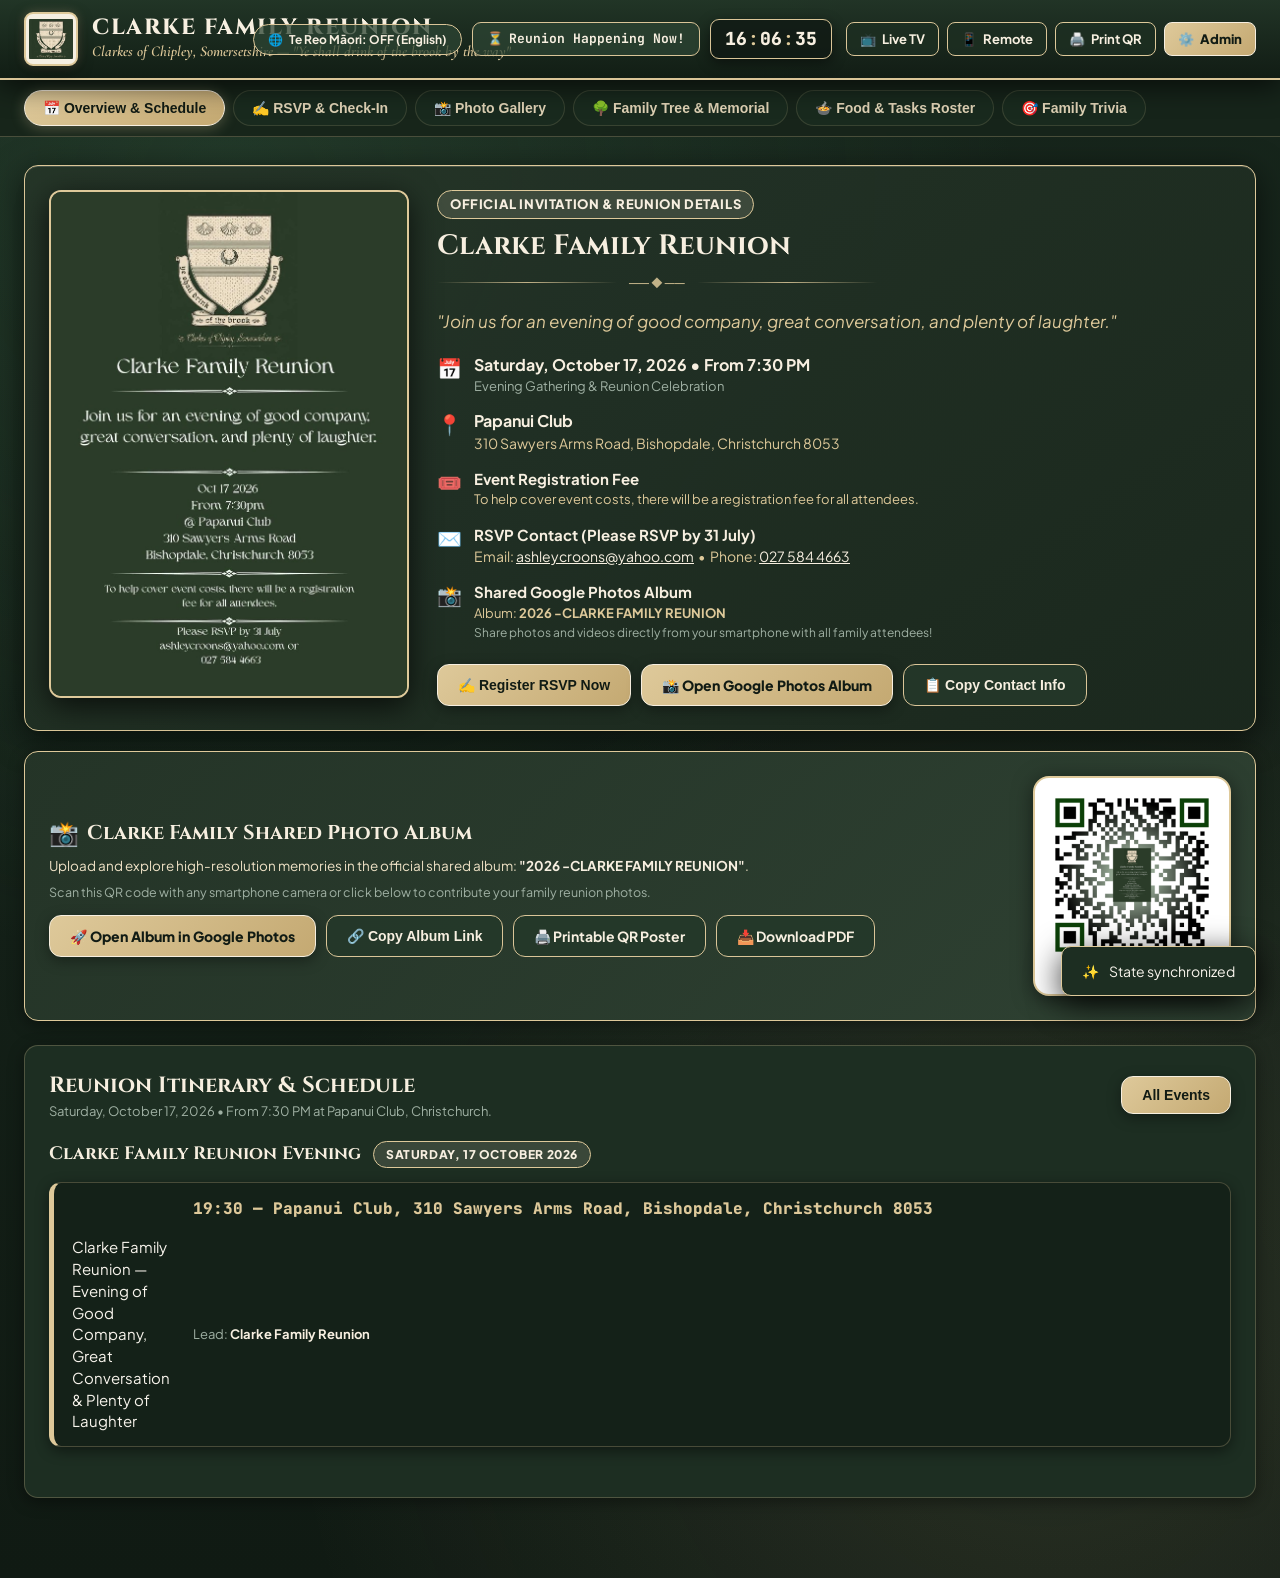
<file: portal.html>
<!DOCTYPE html>
<html lang="en">
<head>
  <meta charset="UTF-8">
  <meta name="viewport" content="width=device-width, initial-scale=1.0">
  <title>Clarke Family Reunion 2026 — Guest Portal</title>
  <link rel="stylesheet" href="style.css">
  <style>
    body {
      background:
        radial-gradient(circle at 18% 12%, rgba(59, 99, 70, 0.32) 0%, transparent 45%),
        radial-gradient(circle at 82% 85%, rgba(222, 201, 154, 0.12) 0%, transparent 45%),
        linear-gradient(180deg, #17261c 0%, #101a13 100%);
      color: var(--text-primary);
      min-height: 100vh;
      display: flex;
      flex-direction: column;
      font-family: var(--font-family);
    }

    /* Portal Header */
    .portal-header {
      background: linear-gradient(180deg, rgba(34, 53, 39, 0.98) 0%, rgba(18, 29, 21, 0.98) 100%);
      border-bottom: 2px solid var(--border-gold);
      box-shadow: 0 6px 28px rgba(0, 0, 0, 0.65);
      position: sticky;
      top: 0;
      z-index: 100;
      padding: 12px 24px;
    }

    .portal-header-inner {
      max-width: 1400px;
      margin: 0 auto;
      display: flex;
      align-items: center;
      justify-content: space-between;
      gap: 14px;
      flex-wrap: nowrap;
    }

    @media (max-width: 1120px) {
      .portal-header-inner {
        flex-wrap: wrap;
      }
    }

    .portal-brand {
      display: flex;
      align-items: center;
      gap: 14px;
      min-width: 0;
    }

    .portal-crest-img {
      width: 54px;
      height: 54px;
      padding: 3px;
      object-fit: contain;
      border-radius: 9px;
      border: 2px solid var(--gold-primary);
      background: #f5efe2;
      box-shadow: 0 4px 14px rgba(0, 0, 0, 0.5), 0 0 10px var(--gold-glow);
      flex-shrink: 0;
    }

    .portal-brand-title {
      font-family: var(--font-heading);
      font-size: 22px;
      font-weight: 800;
      color: var(--gold-bright);
      letter-spacing: 1.5px;
      line-height: 1.15;
      white-space: nowrap;
      overflow: hidden;
      text-overflow: ellipsis;
      text-transform: uppercase;
    }

    .portal-brand-subtitle {
      font-family: var(--font-serif);
      font-size: 15px;
      font-weight: 600;
      color: var(--gold-primary);
      white-space: nowrap;
      overflow: hidden;
      text-overflow: ellipsis;
      max-width: 420px;
      font-style: italic;
    }

    .portal-header-stats {
      display: flex;
      align-items: center;
      gap: 10px;
      font-family: var(--font-mono);
      flex-shrink: 0;
    }

    .portal-clock-box {
      background: rgba(17, 27, 20, 0.85);
      border: 1.5px solid var(--border-gold);
      border-radius: 9px;
      padding: 6px 14px;
      font-size: 18px;
      font-weight: 800;
      color: var(--gold-bright);
      box-shadow: var(--shadow-sm);
      white-space: nowrap;
    }

    .portal-countdown-box {
      background: rgba(44, 68, 51, 0.75);
      border: 1px solid var(--border-gold);
      border-radius: 9px;
      padding: 7px 14px;
      font-size: 13px;
      font-weight: 700;
      color: var(--gold-bright);
      display: flex;
      align-items: center;
      gap: 6px;
      white-space: nowrap;
    }

    .lang-toggle-btn {
      background: rgba(44, 68, 51, 0.75);
      border: 1px solid var(--border-gold);
      color: var(--gold-bright);
      padding: 7px 14px;
      font-size: 12px;
      font-weight: 700;
      border-radius: 999px;
      cursor: pointer;
      display: inline-flex;
      align-items: center;
      gap: 6px;
      transition: all 0.2s ease;
      white-space: nowrap;
      font-family: var(--font-family);
    }

    .lang-toggle-btn:hover {
      background: var(--green-primary);
      border-color: var(--gold-bright);
      box-shadow: var(--shadow-gold);
    }

    .lang-toggle-btn.active {
      background: var(--gold-primary);
      color: #111b14;
      font-weight: 800;
    }

    .portal-nav-links {
      display: flex;
      align-items: center;
      gap: 8px;
      flex-shrink: 0;
    }

    .portal-nav-btn {
      padding: 7px 13px;
      font-size: 13px;
      border-radius: 8px;
      text-decoration: none;
      display: inline-flex;
      align-items: center;
      gap: 6px;
      font-weight: 700;
      transition: all 0.2s ease;
      white-space: nowrap;
      border: 1px solid var(--border-gold);
      background: rgba(29, 46, 34, 0.85);
      color: var(--gold-bright);
    }

    .portal-nav-btn:hover {
      background: var(--green-primary);
      border-color: var(--gold-bright);
    }

    .portal-nav-btn-gold {
      background: linear-gradient(135deg, var(--gold-primary) 0%, #c4a972 100%);
      color: #111b14;
      border-color: var(--gold-bright);
      font-weight: 800;
    }

    .portal-nav-btn-gold:hover {
      background: var(--gold-bright);
    }

    /* Tab Navigation Bar */
    .tab-bar-container {
      background: rgba(23, 37, 27, 0.96);
      border-bottom: 1px solid var(--border-color);
      position: sticky;
      top: 78px;
      z-index: 90;
      backdrop-filter: blur(10px);
    }

    .tab-bar {
      max-width: 1400px;
      margin: 0 auto;
      display: flex;
      overflow-x: auto;
      scrollbar-width: none;
      gap: 8px;
      padding: 10px 24px;
    }

    .tab-bar::-webkit-scrollbar {
      display: none;
    }

    .tab-btn {
      background: rgba(29, 46, 34, 0.65);
      border: 1px solid var(--border-subtle);
      color: var(--text-secondary);
      padding: 9px 18px;
      font-size: 14px;
      font-weight: 700;
      border-radius: 999px;
      cursor: pointer;
      display: flex;
      align-items: center;
      gap: 7px;
      white-space: nowrap;
      transition: all 0.2s ease;
    }

    .tab-btn:hover {
      background: var(--bg-elevated);
      color: var(--gold-bright);
      border-color: var(--border-gold);
    }

    .tab-btn.active {
      background: linear-gradient(135deg, var(--gold-primary) 0%, #c4a972 100%);
      color: #111b14;
      border-color: var(--gold-bright);
      font-weight: 800;
      box-shadow: 0 2px 14px rgba(222, 201, 154, 0.3);
    }

    /* Content Area */
    .portal-content {
      max-width: 1400px;
      margin: 0 auto;
      padding: 28px 24px 60px;
      flex: 1;
      width: 100%;
    }

    .tab-pane {
      display: none;
      animation: fadeIn 0.2s ease-out;
    }

    .tab-pane.active {
      display: block;
    }

    @keyframes fadeIn {
      from { opacity: 0; transform: translateY(4px); }
      to { opacity: 1; transform: translateY(0); }
    }

    /* Diamond Divider */
    .diamond-divider {
      display: flex;
      align-items: center;
      justify-content: center;
      gap: 12px;
      color: var(--gold-primary);
      margin: 16px 0;
      font-size: 14px;
      opacity: 0.85;
    }

    .diamond-divider::before,
    .diamond-divider::after {
      content: "";
      height: 1px;
      background: linear-gradient(90deg, transparent, var(--gold-primary), transparent);
      flex: 1;
      max-width: 180px;
    }

    /* Cards */
    .card {
      background: var(--bg-surface);
      border: 1px solid var(--border-color);
      border-radius: 14px;
      padding: 24px;
      box-shadow: 0 4px 16px rgba(0, 0, 0, 0.4);
      margin-bottom: 20px;
    }

    .card-gold {
      border: 1px solid var(--gold-primary);
      background: linear-gradient(145deg, rgba(37, 53, 40, 0.95), rgba(27, 40, 30, 0.95));
      box-shadow: var(--shadow-gold);
    }

    /* Poster Showcase Hero */
    .poster-showcase-grid {
      display: grid;
      grid-template-columns: 360px 1fr;
      gap: 28px;
      align-items: start;
    }

    @media (max-width: 900px) {
      .poster-showcase-grid {
        grid-template-columns: 1fr;
      }
    }

    .poster-img {
      width: 100%;
      border-radius: 12px;
      border: 2px solid var(--gold-primary);
      box-shadow: 0 8px 30px rgba(0, 0, 0, 0.7);
      display: block;
    }

    /* Badges */
    .badge-gold {
      background: rgba(223, 211, 184, 0.15);
      color: var(--gold-bright);
      border: 1px solid var(--gold-primary);
    }

    .badge-green {
      background: rgba(108, 161, 119, 0.2);
      color: #9fe2ad;
      border: 1px solid var(--green-light);
    }

    .badge-red {
      background: rgba(184, 74, 57, 0.2);
      color: #ffa599;
      border: 1px solid var(--red-pohutukawa);
    }

    /* Form Controls */
    .form-control {
      background: var(--bg-elevated);
      border: 1px solid var(--border-color);
      color: var(--text-primary);
      border-radius: 8px;
    }

    .form-control:focus {
      border-color: var(--gold-primary);
      box-shadow: 0 0 0 2px rgba(223, 211, 184, 0.25);
    }

    /* Blinking colon */
    .blink-colon {
      display: inline-block;
      animation: colonBlink 1s step-start infinite;
      color: var(--gold-primary);
      font-weight: 700;
      padding: 0 1px;
    }

    @keyframes colonBlink {
      0%, 100% { opacity: 1; }
      50% { opacity: 0.15; }
    }

    /* Toast */
    #portal-toast {
      position: fixed;
      bottom: 24px;
      right: 24px;
      background: var(--bg-surface);
      border: 1px solid var(--gold-primary);
      color: var(--text-primary);
      padding: 14px 20px;
      border-radius: 10px;
      box-shadow: 0 8px 32px rgba(0, 0, 0, 0.8);
      z-index: 9999;
      transform: translateY(120px);
      transition: transform 0.3s ease;
      display: flex;
      align-items: center;
      gap: 10px;
      font-size: 14px;
    }

    #portal-toast.show {
      transform: translateY(0);
    }
  </style>
</head>
<body>

  <!-- Sticky Top Header -->
  <header class="portal-header">
    <div class="portal-header-inner">
      <div class="portal-brand">
        <!-- Official Clarke Crest Image -->
        <img src="clarke_crest.jpg" alt="Clarke Family Crest" class="portal-crest-img">
        <div>
          <h1 class="portal-brand-title" id="lbl-portal-title">Clarke Family Reunion</h1>
          <p class="portal-brand-subtitle" id="lbl-portal-subtitle">Clarkes of Chipley, Somersetshire — "Ye shall drink of the brook by the way"</p>
        </div>
      </div>

      <div class="portal-header-stats">
        <!-- Language Switcher Button -->
        <button class="lang-toggle-btn" id="btn-language-toggle" onclick="toggleLanguage()" title="Toggle Language (Shortcut: L)">
          <span id="lang-toggle-icon">🌐</span>
          <span id="lang-toggle-text">Language: English</span>
        </button>

        <div class="portal-countdown-box">
          <span>⏳</span>
          <span id="header-countdown">Loading countdown...</span>
        </div>
        <div class="portal-clock-box" id="header-clock">
          12<span class="blink-colon">:</span>00<span class="blink-colon">:</span>00
        </div>
      </div>

      <div class="portal-nav-links">
        <a href="index.html" class="portal-nav-btn" title="View 1080p Digital Signage Live Display">
          📺 <span id="lbl-nav-live">Live TV</span>
        </a>
        <a rel="noopener noreferrer" href="remote.html" target="_blank" class="portal-nav-btn" title="Open Mobile Remote Control">
          📱 <span id="lbl-nav-remote">Remote</span>
        </a>
        <a rel="noopener noreferrer" href="qr-print.html" target="_blank" class="portal-nav-btn" title="Open Printable QR Poster" style="border-color: var(--gold-primary);">
          🖨️ <span id="lbl-nav-qr">Print QR</span>
        </a>
        <a rel="noopener noreferrer" href="admin.html" target="_blank" class="portal-nav-btn portal-nav-btn-gold" title="Open Master Admin Panel">
          ⚙️ <span id="lbl-nav-admin">Admin</span>
        </a>
      </div>
    </div>
  </header>

  <!-- Navigation Tab Bar -->
  <div class="tab-bar-container">
    <nav class="tab-bar" role="tablist">
      <button class="tab-btn active" data-tab="tab-overview" id="tab-btn-overview" role="tab">📅 Overview & Schedule</button>
      <button class="tab-btn" data-tab="tab-rsvp" id="tab-btn-rsvp" role="tab">✍️ RSVP & Check-In</button>
      <button class="tab-btn" data-tab="tab-photos" id="tab-btn-photos" role="tab">📸 Photo Gallery</button>
      <button class="tab-btn" data-tab="tab-whakapapa" id="tab-btn-whakapapa" role="tab">🌳 Family Tree & Memorial</button>
      <button class="tab-btn" data-tab="tab-potluck" id="tab-btn-potluck" role="tab">🍲 Food & Tasks Roster</button>
      <button class="tab-btn" data-tab="tab-trivia" id="tab-btn-trivia" role="tab">🎯 Family Trivia</button>
    </nav>
  </div>

  <!-- Main Content Container -->
  <main class="portal-content">

    <!-- TAB 1: OVERVIEW & SCHEDULE -->
    <section id="tab-overview" class="tab-pane active" role="tabpanel">

      <!-- Official Poster & Key Reunion Details Card -->
      <div class="card card-gold">
        <div class="poster-showcase-grid">
          <!-- Left: Official Invitation Poster -->
          <div>
            <img src="clarke_invitation.jpg" alt="Official Clarke Family Reunion Invitation" class="poster-img">
          </div>

          <!-- Right: Official Gathering Details & RSVP Info -->
          <div>
            <span class="badge badge-gold" id="lbl-official-invitation-badge" style="margin-bottom: 10px; font-size: 13px;">Official Invitation & Reunion Details</span>
            <h2 style="font-family: 'Cinzel', Georgia, serif; color: var(--gold-bright); font-size: 28px; line-height: 1.2; margin-bottom: 8px;" id="lbl-invitation-header">
              Clarke Family Reunion
            </h2>
            <div class="diamond-divider" style="justify-content: flex-start; margin: 10px 0 16px;">── ◆ ──</div>

            <p style="font-size: 17px; font-style: italic; color: var(--gold-primary); margin-bottom: 20px;" id="lbl-invitation-quote">
              "Join us for an evening of good company, great conversation, and plenty of laughter."
            </p>

            <div style="display: flex; flex-direction: column; gap: 14px; margin-bottom: 22px;">
              <div style="display: flex; gap: 12px; align-items: flex-start;">
                <span style="font-size: 20px;">📅</span>
                <div>
                  <strong style="color: var(--gold-bright); font-size: 16px;" id="lbl-detail-datetime">Saturday, October 17, 2026 • From 7:30 PM</strong>
                  <div style="font-size: 13px; color: var(--text-muted);" id="lbl-detail-subdate">Evening Gathering & Reunion Celebration</div>
                </div>
              </div>

              <div style="display: flex; gap: 12px; align-items: flex-start;">
                <span style="font-size: 20px;">📍</span>
                <div>
                  <strong style="color: var(--gold-bright); font-size: 16px;" id="lbl-detail-venue">Papanui Club</strong>
                  <div style="font-size: 14px; color: var(--gold-primary);">310 Sawyers Arms Road, Bishopdale, Christchurch 8053</div>
                </div>
              </div>

              <div style="display: flex; gap: 12px; align-items: flex-start;">
                <span style="font-size: 20px;">🎟️</span>
                <div>
                  <strong style="color: var(--gold-bright); font-size: 15px;" id="lbl-detail-fee-title">Event Registration Fee</strong>
                  <div style="font-size: 13px; color: var(--gold-primary);" id="lbl-detail-fee-desc">To help cover event costs, there will be a registration fee for all attendees.</div>
                </div>
              </div>

              <div style="display: flex; gap: 12px; align-items: flex-start;">
                <span style="font-size: 20px;">✉️</span>
                <div>
                  <strong style="color: var(--gold-bright); font-size: 15px;" id="lbl-detail-rsvp-title">RSVP Contact (Please RSVP by 31 July)</strong>
                  <div style="font-size: 14px; color: var(--gold-primary);">
                    Email: <a href="mailto:ashleycroons@yahoo.com" style="color: var(--gold-bright); text-decoration: underline;">ashleycroons@yahoo.com</a> &nbsp;•&nbsp; Phone: <a href="tel:0275844663" style="color: var(--gold-bright); text-decoration: underline;">027 584 4663</a>
                  </div>
                </div>
              </div>

              <div style="display: flex; gap: 12px; align-items: flex-start;">
                <span style="font-size: 20px;">📸</span>
                <div>
                  <strong style="color: var(--gold-bright); font-size: 15px;" id="lbl-detail-album-title">Shared Google Photos Album</strong>
                  <div style="font-size: 13px; color: var(--gold-primary);" id="lbl-detail-album-name">
                    Album: <strong>2026 -CLARKE FAMILY REUNION</strong>
                  </div>
                  <div style="font-size: 12px; color: var(--text-muted); margin-top: 2px;" id="lbl-detail-album-desc">
                    Share photos and videos directly from your smartphone with all family attendees!
                  </div>
                </div>
              </div>
            </div>

            <!-- Quick Action Links -->
            <div style="display: flex; gap: 10px; flex-wrap: wrap;">
              <button class="btn btn-primary" onclick="switchToTab('tab-rsvp')" id="btn-quick-rsvp">✍️ Register RSVP Now</button>
              <a href="https://photos.app.goo.gl/6fGko2NUqKfQp7866" target="_blank" rel="noopener noreferrer" class="btn btn-primary" id="btn-quick-album" style="text-decoration: none; display: inline-flex; align-items: center; gap: 6px;">📸 Open Google Photos Album</a>
              <button class="btn btn-secondary" onclick="copyContactInfo()" id="btn-copy-contact">📋 Copy Contact Info</button>
            </div>
          </div>
        </div>
      </div>

      <!-- Shared Google Photos Album Showcase Card -->
      <div class="card" style="background: linear-gradient(135deg, rgba(37, 53, 40, 0.95), rgba(47, 66, 51, 0.95)); border: 1.5px solid var(--gold-primary); margin-bottom: 24px;">
        <div style="display: flex; gap: 20px; align-items: center; justify-content: space-between; flex-wrap: wrap;">
          <div style="flex: 1; min-width: 260px;">
            <div style="display: flex; align-items: center; gap: 8px; margin-bottom: 6px;">
              <span style="font-size: 24px;">📸</span>
              <h2 style="font-family: 'Cinzel', Georgia, serif; color: var(--gold-bright); font-size: 20px;" id="lbl-album-showcase-title">Clarke Family Shared Photo Album</h2>
            </div>
            <p style="font-size: 13.5px; color: var(--gold-light); margin-bottom: 8px;" id="lbl-album-showcase-sub">
              Upload and explore high-resolution memories in the official shared album: <strong style="color: var(--gold-bright);">"2026 -CLARKE FAMILY REUNION"</strong>.
            </p>
            <p style="font-size: 12.5px; color: var(--text-muted); margin-bottom: 14px;" id="lbl-album-showcase-hint">
              Scan this QR code with any smartphone camera or click below to contribute your family reunion photos.
            </p>
            <div style="display: flex; gap: 10px; flex-wrap: wrap;">
              <a href="https://photos.app.goo.gl/6fGko2NUqKfQp7866" target="_blank" rel="noopener noreferrer" class="btn btn-primary" id="btn-album-showcase-open" style="text-decoration: none; display: inline-flex; align-items: center; gap: 6px;">
                🚀 Open Album in Google Photos
              </a>
              <button class="btn btn-secondary" onclick="copyAlbumLink()" id="btn-album-showcase-copy">
                🔗 Copy Album Link
              </button>
              <a rel="noopener noreferrer" href="qr-print.html" target="_blank" class="btn btn-secondary" id="btn-album-showcase-print" style="text-decoration: none; display: inline-flex; align-items: center; gap: 6px;">
                🖨️ Printable QR Poster
              </a>
              <a href="clarke_photos_qr_printable.pdf" download="Clarke_Photos_QR_Poster.pdf" class="btn btn-secondary" id="btn-album-showcase-pdf" style="text-decoration: none; display: inline-flex; align-items: center; gap: 6px;">
                📥 Download PDF
              </a>
            </div>
          </div>
          <div style="text-align: center; background: #ffffff; padding: 12px; border-radius: 16px; box-shadow: 0 4px 20px rgba(0,0,0,0.5); flex-shrink: 0; border: 2px solid var(--gold-primary);">
            <a rel="noopener noreferrer" href="clarke_qr.png" target="_blank" title="Click to view full-resolution Clarke QR code">
              <img src="clarke_qr.png" alt="Scan QR Code to join Clarke Family Photos Album" style="width: 170px; height: 170px; display: block; object-fit: contain;" loading="lazy">
            </a>
            <span style="font-size: 11px; font-weight: 800; color: #1b281e; display: block; margin-top: 6px; letter-spacing: 0.5px;">SCAN WITH PHONE</span>
          </div>
        </div>
      </div>

      <!-- Schedule Itinerary -->
      <div class="card">
        <div style="display: flex; justify-content: space-between; align-items: center; margin-bottom: 20px; flex-wrap: wrap; gap: 12px;">
          <div>
            <h2 style="font-family: 'Cinzel', Georgia, serif; color: var(--gold-bright); font-size: 22px;" id="lbl-itinerary-title">Reunion Itinerary & Schedule</h2>
            <p style="font-size: 13px; color: var(--text-muted);" id="lbl-itinerary-subtitle">Saturday, October 17, 2026 • From 7:30 PM at Papanui Club, Christchurch.</p>
          </div>
          <!-- Day Selector Buttons -->
          <div style="display: flex; gap: 8px;" id="schedule-day-buttons">
            <button class="btn btn-primary" onclick="filterScheduleDay(0)" id="btn-day-all">All Events</button>
          </div>
        </div>

        <div id="schedule-timeline-container">
          <!-- Populated dynamically via JS -->
        </div>
      </div>
    </section>

    <!-- TAB 2: RSVP & CHECK-IN -->
    <section id="tab-rsvp" class="tab-pane" role="tabpanel">
      <!-- Attendance Statistics -->
      <div class="grid-4" style="margin-bottom: 24px;">
        <div class="stat-card" style="background: var(--bg-surface); border: 1px solid var(--border-color);">
          <div class="stat-icon" style="background: rgba(223, 211, 184, 0.15); color: var(--gold-bright); border-color: var(--gold-primary);">👥</div>
          <div>
            <div class="stat-val" id="stat-total-headcount">0</div>
            <div class="stat-label" id="lbl-stat-headcount">Total Confirmed</div>
          </div>
        </div>
        <div class="stat-card" style="background: var(--bg-surface); border: 1px solid var(--border-color);">
          <div class="stat-icon" style="background: rgba(223, 211, 184, 0.15); color: var(--gold-bright); border-color: var(--gold-primary);">🧑</div>
          <div>
            <div class="stat-val" id="stat-adults">0</div>
            <div class="stat-label" id="lbl-stat-adults">Adults</div>
          </div>
        </div>
        <div class="stat-card" style="background: var(--bg-surface); border: 1px solid var(--border-color);">
          <div class="stat-icon" style="background: rgba(223, 211, 184, 0.15); color: var(--gold-bright); border-color: var(--gold-primary);">🧒</div>
          <div>
            <div class="stat-val" id="stat-kids">0</div>
            <div class="stat-label" id="lbl-stat-kids">Children</div>
          </div>
        </div>
        <div class="stat-card" style="background: var(--bg-surface); border: 1px solid var(--border-color);">
          <div class="stat-icon" style="background: rgba(108, 161, 119, 0.2); color: var(--green-light); border-color: var(--green-light);">✓</div>
          <div>
            <div class="stat-val" id="stat-checked-in">0</div>
            <div class="stat-label" id="lbl-stat-checked">Checked In On-Site</div>
          </div>
        </div>
      </div>

      <div class="grid-2">
        <!-- New RSVP Submission Form -->
        <div class="card">
          <h2 style="font-family: 'Cinzel', Georgia, serif; color: var(--gold-bright); font-size: 20px; margin-bottom: 6px;" id="lbl-rsvp-form-title">Family RSVP Registration</h2>
          <p style="font-size: 13px; color: var(--text-muted); margin-bottom: 16px;" id="lbl-rsvp-form-desc">Please register your attendance by 31 July so the committee can confirm seating & catering.</p>

          <form id="rsvp-form" onsubmit="handleRsvpSubmit(event)">
            <div class="form-group">
              <label class="form-label" for="rsvp-name" id="lbl-form-name">Full Name / Representative *</label>
              <input type="text" id="rsvp-name" class="form-control" placeholder="e.g. Ashley & Sarah Clarke" required>
            </div>

            <div class="form-group">
              <label class="form-label" for="rsvp-branch" id="lbl-form-branch">Family Branch *</label>
              <select id="rsvp-branch" class="form-control dynamic-branch-select" required>
                <!-- Dynamically populated via JS -->
              </select>
            </div>

            <div style="display: grid; grid-template-columns: 1fr 1fr; gap: 14px;">
              <div class="form-group">
                <label class="form-label" for="rsvp-adults" id="lbl-form-adults">Adults Count *</label>
                <input type="number" id="rsvp-adults" class="form-control" min="1" max="50" value="2" required>
              </div>
              <div class="form-group">
                <label class="form-label" for="rsvp-kids" id="lbl-form-kids">Children Count</label>
                <input type="number" id="rsvp-kids" class="form-control" min="0" max="50" value="0">
              </div>
            </div>

            <div class="form-group">
              <label class="form-label" for="rsvp-dietary" id="lbl-form-dietary">Dietary Requirements / Allergies</label>
              <input type="text" id="rsvp-dietary" class="form-control" placeholder="e.g. Gluten-Free, Vegetarian, None">
            </div>

            <div class="form-group">
              <label class="form-label" for="rsvp-status" id="lbl-form-status">Attendance Status</label>
              <select id="rsvp-status" class="form-control">
                <option value="Confirmed" selected>Confirmed (Attending)</option>
                <option value="Tentative">Tentative (Checking Flights / Dates)</option>
                <option value="Regrets">Regrets (Sending Greetings from Afar)</option>
              </select>
            </div>

            <button type="submit" class="btn btn-primary" style="width: 100%; margin-top: 8px;" id="btn-submit-rsvp">
              Submit RSVP Registration
            </button>
          </form>
        </div>

        <!-- RSVP Attendance List & 1-Click Check In -->
        <div class="card">
          <div style="display: flex; justify-content: space-between; align-items: center; margin-bottom: 16px; flex-wrap: wrap; gap: 10px;">
            <div>
              <h2 style="font-family: 'Cinzel', Georgia, serif; color: var(--gold-bright); font-size: 20px;" id="lbl-checkin-desk-title">Arrival Check-In Desk</h2>
              <p style="font-size: 13px; color: var(--text-muted);" id="lbl-checkin-desk-subtitle">Arrived at Papanui Club? Click "Check In Here" for 1-click arrival verification.</p>
            </div>
            <input type="text" id="rsvp-search" class="form-control" placeholder="Search by name..." style="max-width: 200px;" oninput="renderRsvpsList()">
          </div>

          <div style="max-height: 440px; overflow-y: auto; padding-right: 4px;" id="rsvp-list-container">
            <!-- Populated via JS -->
          </div>
        </div>
      </div>
    </section>

    <!-- TAB 3: PHOTO WALL -->
    <section id="tab-photos" class="tab-pane" role="tabpanel">
      <div style="display: flex; justify-content: space-between; align-items: center; margin-bottom: 20px; flex-wrap: wrap; gap: 14px;">
        <div>
          <h2 style="font-family: 'Cinzel', Georgia, serif; color: var(--gold-bright); font-size: 24px;" id="lbl-photo-wall-title">Family Photo Gallery & Archives</h2>
          <p style="font-size: 13px; color: var(--text-muted);" id="lbl-photo-wall-subtitle">Historic memories and uploaded family photos appear immediately on the Live TV Display!</p>
        </div>
        <div style="display: flex; gap: 10px; flex-wrap: wrap;">
          <a href="https://photos.app.goo.gl/6fGko2NUqKfQp7866" target="_blank" rel="noopener noreferrer" class="btn btn-secondary" id="btn-wall-google-photos" style="text-decoration: none; display: inline-flex; align-items: center; gap: 6px;">
            📸 Shared Google Album
          </a>
          <button class="btn btn-primary" onclick="togglePhotoUploadModal(true)" id="btn-upload-photo">
            📷 + Upload New Photo
          </button>
        </div>
      </div>

      <!-- Shared Google Photos Banner in Photo Wall -->
      <div style="background: rgba(37, 53, 40, 0.85); border: 1px solid var(--border-color); border-radius: 12px; padding: 14px 18px; margin-bottom: 20px; display: flex; align-items: center; justify-content: space-between; gap: 14px; flex-wrap: wrap;">
        <div style="display: flex; align-items: center; gap: 12px;">
          <span style="font-size: 24px;">📱</span>
          <div>
            <div style="font-size: 14px; font-weight: 700; color: var(--gold-bright);" id="lbl-wall-shared-album-title">
              Official Shared Google Photos Album: "2026 -CLARKE FAMILY REUNION"
            </div>
            <div style="font-size: 12.5px; color: var(--text-muted); margin-top: 2px;" id="lbl-wall-shared-album-sub">
              Upload high-resolution camera rolls directly from mobile — no storage limits!
            </div>
          </div>
        </div>
        <div style="display: flex; gap: 8px; flex-wrap: wrap;">
          <a href="https://photos.app.goo.gl/6fGko2NUqKfQp7866" target="_blank" rel="noopener noreferrer" class="btn btn-primary" style="padding: 7px 14px; font-size: 12px; text-decoration: none;" id="btn-wall-open-album">
            🚀 Open Album
          </a>
          <a href="clarke_qr.png" target="_blank" rel="noopener noreferrer" class="btn btn-secondary" style="padding: 7px 14px; font-size: 12px; text-decoration: none;" id="btn-wall-qr-album">
            📱 View Custom QR Code
          </a>
          <a rel="noopener noreferrer" href="qr-print.html" target="_blank" class="btn btn-secondary" style="padding: 7px 14px; font-size: 12px; text-decoration: none;" id="btn-wall-print-qr">
            🖨️ Printable QR Poster
          </a>
          <a href="clarke_photos_qr_printable.pdf" download="Clarke_Photos_QR_Poster.pdf" class="btn btn-secondary" style="padding: 7px 14px; font-size: 12px; text-decoration: none;" id="btn-wall-pdf-qr">
            📥 Download PDF
          </a>
        </div>
      </div>

      <!-- Branch Filter Buttons -->
      <div style="display: flex; gap: 8px; overflow-x: auto; margin-bottom: 20px; padding-bottom: 4px;" id="photo-filter-buttons">
        <!-- Rendered via JS -->
      </div>

      <!-- Photo Grid -->
      <div class="photo-grid" id="portal-photo-grid">
        <!-- Rendered via JS -->
      </div>
    </section>

    <!-- TAB 4: FAMILY TREE & IN MEMORIAM -->
    <section id="tab-whakapapa" class="tab-pane" role="tabpanel">
      <!-- Founders Banner -->
      <div class="card card-gold" style="margin-bottom: 28px;">
        <div style="display: flex; align-items: center; gap: 20px; flex-wrap: wrap;">
          <img src="clarke_crest.jpg" alt="Ancestral Crest" style="width: 70px; height: 70px; border-radius: 8px; border: 1px solid var(--gold-primary);">
          <div style="flex: 1;">
            <span class="badge badge-gold" id="lbl-ancestral-founders-badge" style="margin-bottom: 6px;">Family Heritage & Ancestral Founders</span>
            <h2 style="font-family: 'Cinzel', Georgia, serif; color: var(--gold-bright); font-size: 24px;" id="lbl-founders-header">
              Clarkes of Chipley, Somersetshire & Canterbury Pioneers
            </h2>
            <div class="diamond-divider" style="justify-content: flex-start; margin: 6px 0 10px;">── ◆ ──</div>
            <p style="font-size: 14px; color: var(--gold-primary);" id="lbl-founders-desc">
              Bearing the historic crest with three scallop shells and crescent moon, our ancestors established enduring roots across Somersetshire and Canterbury, New Zealand.
            </p>
          </div>
        </div>
      </div>

      <!-- 5 Lineage Branches -->
      <h3 style="font-family: 'Cinzel', Georgia, serif; color: var(--gold-bright); font-size: 20px; margin-bottom: 14px;" id="lbl-branches-header">
        The Five Family Branches
      </h3>
      <div class="grid-3" id="whakapapa-branches-grid" style="margin-bottom: 40px;">
        <!-- Rendered via JS -->
      </div>

      <!-- In Memoriam Tribute Wall -->
      <div style="display: flex; justify-content: space-between; align-items: center; margin-bottom: 16px; flex-wrap: wrap; gap: 12px;">
        <div>
          <h2 style="font-family: 'Cinzel', Georgia, serif; color: var(--gold-bright); font-size: 24px;" id="lbl-memorial-title">In Memoriam Tributes</h2>
          <p style="font-size: 13px; color: var(--text-muted);" id="lbl-memorial-subtitle">Honouring our beloved elders and departed family members whose memories live on.</p>
        </div>
        <button class="btn btn-secondary" onclick="toggleMemorialModal(true)" id="btn-submit-memorial">
          ✦ Submit Memorial Tribute
        </button>
      </div>

      <div class="grid-3" id="memorial-cards-grid">
        <!-- Rendered via JS -->
      </div>
    </section>

    <!-- TAB 5: POTLUCK & TASKS -->
    <section id="tab-potluck" class="tab-pane" role="tabpanel">
      <div class="grid-2">
        <!-- Left: Potluck & Volunteer Duties List -->
        <div>
          <div style="display: flex; justify-content: space-between; align-items: center; margin-bottom: 16px;">
            <div>
              <h2 style="font-family: 'Cinzel', Georgia, serif; color: var(--gold-bright); font-size: 20px;" id="lbl-potluck-title">Food & Volunteer Coordinator</h2>
              <p style="font-size: 13px; color: var(--text-muted);" id="lbl-potluck-subtitle">Click "Claim" to take responsibility for an item or roster role.</p>
            </div>
          </div>

          <div id="potluck-list-container" style="display: flex; flex-direction: column; gap: 12px;">
            <!-- Rendered via JS -->
          </div>
        </div>

        <!-- Right: Offer New Kai or Volunteer Duty Form -->
        <div>
          <div class="card">
            <h2 style="font-family: 'Cinzel', Georgia, serif; color: var(--gold-bright); font-size: 20px; margin-bottom: 6px;" id="lbl-offer-item-title">Offer Item or Volunteer Role</h2>
            <p style="font-size: 13px; color: var(--text-muted); margin-bottom: 18px;" id="lbl-offer-item-subtitle">Bringing baking, supplies, or willing to help with setup or registration? Add it here!</p>

            <form id="potluck-form" onsubmit="handlePotluckSubmit(event)">
              <div class="form-group">
                <label class="form-label" for="pot-item" id="lbl-form-item-name">Dish Name / Volunteer Duty *</label>
                <input type="text" id="pot-item" class="form-control" placeholder="e.g. Pavlova, Reception Greeter" required>
              </div>

              <div class="form-group">
                <label class="form-label" for="pot-category" id="lbl-form-item-cat">Category</label>
                <select id="pot-category" class="form-control">
                  <option value="Desserts">Desserts & Sweets</option>
                  <option value="Salads">Salads & Sides</option>
                  <option value="Baking">Baking & Snacks</option>
                  <option value="Fruit">Fresh Fruit</option>
                  <option value="Volunteer Duties">Volunteer Duty (Setup / Packdown)</option>
                </select>
              </div>

              <div class="form-group">
                <label class="form-label" for="pot-qty" id="lbl-form-item-qty">Quantity / Portions / Notes</label>
                <input type="text" id="pot-qty" class="form-control" placeholder="e.g. 2 Bowls, 1 Team Member" value="1 Platter" required>
              </div>

              <div class="form-group">
                <label class="form-label" for="pot-name" id="lbl-form-item-yourname">Your Name *</label>
                <input type="text" id="pot-name" class="form-control" placeholder="e.g. Sarah Clarke" required>
              </div>

              <div class="form-group">
                <label class="form-label" for="pot-branch" id="lbl-form-item-branch">Your Family Branch</label>
                <select id="pot-branch" class="form-control dynamic-branch-select" required>
                  <!-- Dynamically populated -->
                </select>
              </div>

              <button type="submit" class="btn btn-primary" style="width: 100%; margin-top: 8px;" id="btn-add-roster">
                + Add to Roster
              </button>
            </form>
          </div>
        </div>
      </div>
    </section>

    <!-- TAB 6: FAMILY TRIVIA -->
    <section id="tab-trivia" class="tab-pane" role="tabpanel">
      <!-- Trivia Branch Scoreboard Header -->
      <div class="card" style="margin-bottom: 24px;">
        <h3 style="font-family: 'Cinzel', Georgia, serif; color: var(--gold-bright); font-size: 18px; margin-bottom: 12px; text-align: center;" id="lbl-trivia-scoreboard-title">
          🏆 Family Branch Trivia Leaderboard
        </h3>
        <div class="grid-3" id="trivia-scoreboard-grid" style="gap: 12px;">
          <!-- Rendered via JS -->
        </div>
      </div>

      <!-- Interactive Question Board -->
      <div class="trivia-box" style="background: var(--bg-surface); border: 2px solid var(--gold-primary);">
        <div style="display: flex; justify-content: space-between; align-items: center; margin-bottom: 14px; flex-wrap: wrap; gap: 8px;">
          <div class="trivia-q-num" id="trivia-q-badge" style="color: var(--gold-bright);">Question 1 of 4</div>
          <div>
            <label for="trivia-branch-selector" style="font-size: 12px; color: var(--gold-bright); font-weight: 700; margin-right: 6px;" id="lbl-trivia-playing-for">Playing For Branch:</label>
            <select id="trivia-branch-selector" class="form-control dynamic-branch-select" style="display: inline-block; width: auto; padding: 4px 8px; font-size: 13px;">
              <!-- Dynamically populated -->
            </select>
          </div>
        </div>

        <h3 class="trivia-q-text" id="trivia-question-prompt">Loading Family Trivia...</h3>

        <div id="trivia-options-list">
          <!-- Rendered dynamically -->
        </div>

        <div class="trivia-fact-box" id="trivia-fact-box" style="background: rgba(223, 211, 184, 0.1); border-color: var(--gold-primary); color: var(--gold-bright);">
          <!-- Fact revealed here -->
        </div>

        <div style="display: flex; justify-content: flex-end; margin-top: 18px;">
          <button class="btn btn-primary" id="trivia-next-btn" style="display: none;" onclick="advanceTriviaQuestion()">
            Next Trivia Question ➔
          </button>
        </div>
      </div>
    </section>

  </main>

  <!-- Photo Upload Modal -->
  <div id="photo-upload-modal" style="display: none; position: fixed; inset: 0; background: rgba(0,0,0,0.85); z-index: 999; align-items: center; justify-content: center; padding: 20px;">
    <div class="card" style="max-width: 520px; width: 100%; max-height: 90vh; overflow-y: auto; border: 2px solid var(--gold-primary); background: var(--bg-surface);">
      <div style="display: flex; justify-content: space-between; align-items: center; margin-bottom: 16px;">
        <h3 style="font-family: 'Cinzel', Georgia, serif; color: var(--gold-bright); font-size: 20px;" id="lbl-modal-upload-title">Add Photo to Family Wall</h3>
        <button class="btn btn-secondary" style="padding: 4px 8px;" onclick="togglePhotoUploadModal(false)">✕</button>
      </div>

      <form id="new-photo-form" onsubmit="handlePhotoUpload(event)">
        <div class="form-group">
          <label class="form-label" for="photo-title">Photo Title *</label>
          <input type="text" id="photo-title" class="form-control" placeholder="e.g. Canterbury Homestead Reunion" required>
        </div>

        <div style="display: grid; grid-template-columns: 1fr 1fr; gap: 12px;">
          <div class="form-group">
            <label class="form-label" for="photo-year">Year Taken *</label>
            <input type="number" id="photo-year" class="form-control" min="1850" max="2026" value="2026" required>
          </div>
          <div class="form-group">
            <label class="form-label" for="photo-branch">Associated Branch</label>
            <select id="photo-branch" class="form-control dynamic-branch-select">
              <!-- Dynamically populated -->
            </select>
          </div>
        </div>

        <div class="form-group">
          <label class="form-label" for="photo-caption">Story / Caption *</label>
          <textarea id="photo-caption" class="form-control" rows="3" placeholder="Describe who is in the photo and the special memory..." required></textarea>
        </div>

        <div class="form-group">
          <label class="form-label">Photo Source</label>
          <div style="display: flex; gap: 12px; margin-bottom: 8px;">
            <label style="font-size: 13px; cursor: pointer;"><input type="radio" name="photo-src-type" value="file" checked onchange="togglePhotoSrcInput()"> Device File Upload</label>
            <label style="font-size: 13px; cursor: pointer;"><input type="radio" name="photo-src-type" value="url" onchange="togglePhotoSrcInput()"> Image Web URL</label>
          </div>
          <input type="file" id="photo-file-input" class="form-control" accept="image/*">
          <input type="url" id="photo-url-input" class="form-control" placeholder="https://example.com/photo.jpg" style="display: none;">
        </div>

        <div style="display: flex; gap: 10px; margin-top: 14px;">
          <button type="button" class="btn btn-secondary" style="flex: 1;" onclick="togglePhotoUploadModal(false)">Cancel</button>
          <button type="submit" class="btn btn-primary" style="flex: 1;">Upload to Photo Wall</button>
        </div>
      </form>
    </div>
  </div>

  <!-- Memorial Tribute Modal -->
  <div id="memorial-modal" style="display: none; position: fixed; inset: 0; background: rgba(0,0,0,0.85); z-index: 999; align-items: center; justify-content: center; padding: 20px;">
    <div class="card" style="max-width: 520px; width: 100%; border: 2px solid var(--gold-primary); background: var(--bg-surface);">
      <div style="display: flex; justify-content: space-between; align-items: center; margin-bottom: 16px;">
        <h3 style="font-family: 'Cinzel', Georgia, serif; color: var(--gold-bright); font-size: 20px;" id="lbl-modal-memorial-title">Submit Memorial Tribute</h3>
        <button class="btn btn-secondary" style="padding: 4px 8px;" onclick="toggleMemorialModal(false)">✕</button>
      </div>

      <form id="new-memorial-form" onsubmit="handleMemorialSubmit(event)">
        <div class="form-group">
          <label class="form-label" for="mem-name">Departed Family Member Name *</label>
          <input type="text" id="mem-name" class="form-control" placeholder="e.g. Uncle John Clarke" required>
        </div>

        <div style="display: grid; grid-template-columns: 1fr 1fr; gap: 12px;">
          <div class="form-group">
            <label class="form-label" for="mem-years">Lifespan / Years *</label>
            <input type="text" id="mem-years" class="form-control" placeholder="e.g. 1935 – 2021" required>
          </div>
          <div class="form-group">
            <label class="form-label" for="mem-branch">Family Branch</label>
            <select id="mem-branch" class="form-control dynamic-branch-select">
              <!-- Dynamically populated -->
            </select>
          </div>
        </div>

        <div class="form-group">
          <label class="form-label" for="mem-role">Family Role / Title</label>
          <input type="text" id="mem-role" class="form-control" placeholder="e.g. Family Historian, Beloved Matriarch">
        </div>

        <div class="form-group">
          <label class="form-label" for="mem-tribute">Tribute Message / Words of Remembrance *</label>
          <textarea id="mem-tribute" class="form-control" rows="3" placeholder="Share memories and loving words..." required></textarea>
        </div>

        <div style="display: flex; gap: 10px; margin-top: 14px;">
          <button type="button" class="btn btn-secondary" style="flex: 1;" onclick="toggleMemorialModal(false)">Cancel</button>
          <button type="submit" class="btn btn-primary" style="flex: 1;">Submit Memorial Tribute</button>
        </div>
      </form>
    </div>
  </div>

  <!-- Claim Kai / Task Modal -->
  <div id="claim-task-modal" style="display: none; position: fixed; inset: 0; background: rgba(0,0,0,0.85); z-index: 999; align-items: center; justify-content: center; padding: 20px;">
    <div class="card" style="max-width: 440px; width: 100%; border: 2px solid var(--gold-primary); background: var(--bg-surface);">
      <div style="display: flex; justify-content: space-between; align-items: center; margin-bottom: 14px;">
        <h3 style="font-family: 'Cinzel', Georgia, serif; color: var(--gold-bright); font-size: 18px;">Claim Roster Item</h3>
        <button class="btn btn-secondary" style="padding: 4px 8px;" onclick="closeClaimModal()">✕</button>
      </div>

      <p id="claim-modal-item-title" style="font-weight: 700; color: #ffffff; margin-bottom: 14px; font-size: 15px;"></p>

      <div class="form-group">
        <label class="form-label" for="claim-name">Your Full Name *</label>
        <input type="text" id="claim-name" class="form-control" placeholder="e.g. David Clarke" required>
      </div>

      <div class="form-group">
        <label class="form-label" for="claim-branch">Your Family Branch</label>
        <select id="claim-branch" class="form-control dynamic-branch-select">
          <!-- Dynamically populated -->
        </select>
      </div>

      <div style="display: flex; gap: 10px; margin-top: 14px;">
        <button type="button" class="btn btn-secondary" style="flex: 1;" onclick="closeClaimModal()">Cancel</button>
        <button type="button" class="btn btn-primary" style="flex: 1;" onclick="confirmClaimTask()">Confirm Claim</button>
      </div>
    </div>
  </div>

  <!-- Toast Notification Box -->
  <div id="portal-toast">
    <span id="toast-icon">✨</span>
    <span id="toast-message">State synchronized</span>
  </div>

  <!-- Shared App Script -->
  <script src="app.js"></script>

  <!-- Portal Controller Script -->
  <script>
    (function () {
      var state = window.ClarkeApp ? window.ClarkeApp.getState() : {};
      var currentDayFilter = 0;
      var currentPhotoFilter = 'all';
      var activeTriviaIndex = 0;
      var claimingTaskId = null;

      var DEFAULT_BRANCHES = [];

      // Dynamic branch getter
      function getBranchNames() {
        if (state.familyTree && state.familyTree.branches && Array.isArray(state.familyTree.branches) && state.familyTree.branches.length > 0) {
          return state.familyTree.branches.map(function (b) { return b.name; });
        }
        return DEFAULT_BRANCHES;
      }

      // Populate all branch select elements dynamically
      function populateBranchSelects() {
        var branches = getBranchNames();
        var selects = document.querySelectorAll('.dynamic-branch-select');
        selects.forEach(function (sel) {
          var currentVal = sel.value;
          var html = '<option value="Clarke Family">Clarke Family</option>';
          branches.forEach(function (br) {
            html += '<option value="' + br + '">' + br + '</option>';
          });
          sel.innerHTML = html;
          if (currentVal && branches.includes(currentVal)) {
            sel.value = currentVal;
          }
        });
      }

      // Translation Helper
      function t(enStr, miStr) {
        if (window.ClarkeApp && typeof window.ClarkeApp.t === 'function') {
          return window.ClarkeApp.t(enStr, miStr);
        }
        var useTeReo = state && state.settings && state.settings.useTeReo;
        return useTeReo ? miStr : enStr;
      }

      // Toggle Te Reo
      window.toggleLanguage = function () {
        if (window.ClarkeApp && typeof window.ClarkeApp.toggleTeReo === 'function') {
          window.ClarkeApp.toggleTeReo();
          state = window.ClarkeApp.getState();
        } else {
          if (!state.settings) state.settings = {};
          state.settings.useTeReo = !state.settings.useTeReo;
          if (window.ClarkeApp && window.ClarkeApp.saveState) {
            window.ClarkeApp.saveState(state);
          }
        }
        renderTranslations();
        renderHeaderDetails();
        renderSchedule();
        renderWhakapapa();
        renderTrivia();
        showToast(state.settings.useTeReo ? "Te Reo Māori labels enabled" : "English labels active", "🌐");
      };

      // Render All Translated Text across Portal
      function renderTranslations() {
        var isMi = !!(state.settings && state.settings.useTeReo);

        // Language toggle button
        var toggleBtn = document.getElementById('btn-language-toggle');
        var toggleText = document.getElementById('lang-toggle-text');
        var toggleIcon = document.getElementById('lang-toggle-icon');
        if (toggleBtn && toggleText) {
          if (isMi) {
            toggleBtn.classList.add('active');
            toggleText.textContent = "Te Reo Māori: ON";
            toggleIcon.textContent = "🌿";
          } else {
            toggleBtn.classList.remove('active');
            toggleText.textContent = "Te Reo Māori: OFF (English)";
            toggleIcon.textContent = "🌐";
          }
        }

        // Header and Nav Labels
        document.getElementById('lbl-portal-title').textContent = isMi ? (state.eventInfo.titleMi || "Te Huihuinga Whānau o Clarke") : (state.eventInfo.title || "Clarke Family Reunion");
        document.getElementById('lbl-nav-live').textContent = isMi ? "Tātari Ora" : "Live TV";
        document.getElementById('lbl-nav-remote').textContent = isMi ? "Mana Mamao" : "Remote";
        var elNavQr = document.getElementById('lbl-nav-qr');
        if (elNavQr) elNavQr.textContent = isMi ? "Tā QR" : "Print QR";
        document.getElementById('lbl-nav-admin').textContent = isMi ? "Kaiwhakahaere" : "Admin";

        // Tab Bar Buttons
        document.getElementById('tab-btn-overview').textContent = t("📅 Overview & Schedule", "📅 Tirohanga Whānui & Hōtaka");
        document.getElementById('tab-btn-rsvp').textContent = t("✍️ RSVP & Check-In", "✍️ RSVP & Tomokanga");
        document.getElementById('tab-btn-photos').textContent = t("📸 Photo Gallery", "📸 Pātū Whakaahua");
        document.getElementById('tab-btn-whakapapa').textContent = t("🌳 Family Tree & Memorial", "🌳 Whakapapa & He Aimahara");
        document.getElementById('tab-btn-potluck').textContent = t("🍲 Food & Tasks Roster", "🍲 Kai & Mahi Coordinator");
        document.getElementById('tab-btn-trivia').textContent = t("🎯 Family Trivia", "🎯 Whānau Trivia");

        // Overview Tab Texts
        document.getElementById('lbl-official-invitation-badge').textContent = t("Official Invitation & Reunion Details", "Pānui Pōwhiri Whaimana");
        document.getElementById('lbl-invitation-header').textContent = isMi ? "Te Huihuinga Whānau o Clarke" : "Clarke Family Reunion";
        document.getElementById('lbl-invitation-quote').textContent = t('"Join us for an evening of good company, great conversation, and plenty of laughter."', '"Kia hui tahi tātou ki te whakanui, ki te kōrerorero, ki te whakakatakata hoki."');
        document.getElementById('lbl-detail-datetime').textContent = t("Saturday, October 17, 2026 • From 7:30 PM", "Rāhoroi, 17 Whiringa-ā-nuku 2026 • Mai i te 7:30 PM");
        document.getElementById('lbl-detail-fee-title').textContent = t("Event Registration Fee", "Utu Rēhita Whakauru");
        document.getElementById('lbl-detail-fee-desc').textContent = t("To help cover event costs, there will be a registration fee for all attendees.", "Hei āwhina i ngā utu whakahaere, he utu rēhita mō ia tangata.");
        document.getElementById('lbl-detail-rsvp-title').textContent = t("RSVP Contact (Please RSVP by 31 July)", "Whakapā mai (RSVP i mua i te 31 Hūrae)");
        document.getElementById('btn-quick-rsvp').textContent = t("✍️ Register RSVP Now", "✍️ Rēhita RSVP Ināianei");
        document.getElementById('btn-copy-contact').textContent = t("📋 Copy Contact Info", "📋 Tārua Whakapā");

        var elDetailAlbum = document.getElementById('lbl-detail-album-title');
        if (elDetailAlbum) elDetailAlbum.textContent = t("Shared Google Photos Album", "Puka Whakaahua Tiri (Google Photos)");
        var elDetailAlbumDesc = document.getElementById('lbl-detail-album-desc');
        if (elDetailAlbumDesc) elDetailAlbumDesc.textContent = t("Share photos and videos directly from your smartphone with all family attendees!", "Tukua mai ō whakaahua me ō ataata mai i tō waea pūkoro!");
        var elBtnQuickAlbum = document.getElementById('btn-quick-album');
        if (elBtnQuickAlbum) elBtnQuickAlbum.textContent = t("📸 Open Google Photos Album", "📸 Whakatuwhera Puka Whakaahua");

        var elShowcaseTitle = document.getElementById('lbl-album-showcase-title');
        if (elShowcaseTitle) elShowcaseTitle.textContent = t("Clarke Family Shared Photo Album", "Puka Whakaahua Tiri o Clarke (Google Photos)");
        var elShowcaseSub = document.getElementById('lbl-album-showcase-sub');
        if (elShowcaseSub) elShowcaseSub.innerHTML = t('Upload and explore high-resolution memories in the official shared album: <strong style="color: var(--gold-bright);">"2026 -CLARKE FAMILY REUNION"</strong>.', 'Tukua ō whakaahua kounga teitei ki te puka whakaahua whaimana: <strong style="color: var(--gold-bright);">"2026 -CLARKE FAMILY REUNION"</strong>.');
        var elShowcaseHint = document.getElementById('lbl-album-showcase-hint');
        if (elShowcaseHint) elShowcaseHint.textContent = t("Scan this QR code with any smartphone camera or click below to contribute your family reunion photos.", "Mātaki i tēnei waehere QR ki tō waea pūkoro, pāwhiritia rānei te pātene i raro.");
        var elBtnShowcaseOpen = document.getElementById('btn-album-showcase-open');
        if (elBtnShowcaseOpen) elBtnShowcaseOpen.textContent = t("🚀 Open Album in Google Photos", "🚀 Whakatuwheratia ki Google Photos");
        var elBtnShowcaseCopy = document.getElementById('btn-album-showcase-copy');
        if (elBtnShowcaseCopy) elBtnShowcaseCopy.textContent = t("🔗 Copy Album Link", "🔗 Tāruatia te Hononga");
        var elBtnShowcasePrint = document.getElementById('btn-album-showcase-print');
        if (elBtnShowcasePrint) elBtnShowcasePrint.textContent = t("🖨️ Printable QR Poster", "🖨️ Pānui Waehere QR");
        var elBtnShowcasePdf = document.getElementById('btn-album-showcase-pdf');
        if (elBtnShowcasePdf) elBtnShowcasePdf.textContent = t("📥 Download PDF", "📥 Tikiake PDF");

        document.getElementById('lbl-itinerary-title').textContent = t("Reunion Itinerary & Schedule", "Hōtaka o te Huihuinga");
        document.getElementById('lbl-itinerary-subtitle').textContent = t("Saturday, October 17, 2026 • From 7:30 PM at Papanui Club, Christchurch.", "Tirohia ngā wātaka ki te Papanui Club, Ōtautahi.");
        var btnDayAll = document.getElementById('btn-day-all');
        if (btnDayAll) btnDayAll.textContent = t("All Events", "Ngā Hui Katoa");

        // RSVP Tab Texts
        document.getElementById('lbl-stat-headcount').textContent = t("Total Confirmed", "Katoa Kua Whakaae");
        document.getElementById('lbl-stat-adults').textContent = t("Adults", "Pakeke");
        document.getElementById('lbl-stat-kids').textContent = t("Children", "Tamariki");
        document.getElementById('lbl-stat-checked').textContent = t("Checked In On-Site", "Kua Tomo Mai");
        document.getElementById('lbl-rsvp-form-title').textContent = t("Family RSVP Registration", "Rēhita Pōwhiri Whānau");
        document.getElementById('lbl-rsvp-form-desc').textContent = t("Please register by 31 July so the committee can confirm seating & catering.", "Rēhita mai i mua i te 31 Hūrae mō ngā whakaritenga kai.");
        document.getElementById('lbl-form-name').textContent = t("Full Name / Representative *", "Ingoa Katoa / Māngai *");
        document.getElementById('lbl-form-branch').textContent = t("Family Branch *", "Manga Whānau *");
        document.getElementById('lbl-form-adults').textContent = t("Adults Count *", "Tau o ngā Pakeke *");
        document.getElementById('lbl-form-kids').textContent = t("Children Count", "Tau o ngā Tamariki");
        document.getElementById('lbl-form-dietary').textContent = t("Dietary Requirements / Allergies", "Ngā Kai Motuhake / Matewhero");
        document.getElementById('btn-submit-rsvp').textContent = t("Submit RSVP Registration", "Tukuna te Rēhita");
        document.getElementById('lbl-checkin-desk-title').textContent = t("Arrival Check-In Desk", "Tēpu Tomokanga");
        document.getElementById('lbl-checkin-desk-subtitle').textContent = t('Arrived at Papanui Club? Click "Check In Here" for 1-click arrival verification.', 'Kua tae mai ki Papanui Club? Pāwhiritia "Tomo Mai".');

        // Photo Wall Tab Texts
        document.getElementById('lbl-photo-wall-title').textContent = t("Family Photo Gallery & Archives", "Pātū Whakaahua Whānau");
        document.getElementById('lbl-photo-wall-subtitle').textContent = t("Historic memories and uploaded family photos appear immediately on the Live TV Display!", "Ka whakaatuhia ngā whakaahua hou ki te mata pouaka whakaata ora!");
        document.getElementById('btn-upload-photo').textContent = t("📷 + Upload New Photo", "📷 + Tuku Whakaahua Hou");

        var elWallGooglePhotos = document.getElementById('btn-wall-google-photos');
        if (elWallGooglePhotos) elWallGooglePhotos.textContent = t("📸 Shared Google Album", "📸 Puka Whakaahua Tiri");
        var elWallSharedTitle = document.getElementById('lbl-wall-shared-album-title');
        if (elWallSharedTitle) elWallSharedTitle.textContent = t('Official Shared Google Photos Album: "2026 -CLARKE FAMILY REUNION"', 'Puka Whakaahua Whaimana: "2026 -CLARKE FAMILY REUNION"');
        var elWallSharedSub = document.getElementById('lbl-wall-shared-album-sub');
        if (elWallSharedSub) elWallSharedSub.textContent = t("Upload high-resolution camera rolls directly from mobile — no storage limits!", "Tukua mai ō whakaahua kounga teitei tonu mai i tō waea pūkoro!");
        var elWallOpenAlbum = document.getElementById('btn-wall-open-album');
        if (elWallOpenAlbum) elWallOpenAlbum.textContent = t("🚀 Open Album", "🚀 Whakatuwhera");
        var elWallQrAlbum = document.getElementById('btn-wall-qr-album');
        if (elWallQrAlbum) elWallQrAlbum.textContent = t("📱 View Custom QR Code", "📱 Waehere QR Whaimana");
        var elWallPrintQr = document.getElementById('btn-wall-print-qr');
        if (elWallPrintQr) elWallPrintQr.textContent = t("🖨️ Printable QR Poster", "🖨️ Pānui Waehere QR");
        var elWallPdfQr = document.getElementById('btn-wall-pdf-qr');
        if (elWallPdfQr) elWallPdfQr.textContent = t("📥 Download PDF", "📥 Tikiake PDF");

        // Whakapapa Tab Texts
        document.getElementById('lbl-ancestral-founders-badge').textContent = t("Family Heritage & Ancestral Crest", "Tīpuna & Pūtakenga Whānau");
        document.getElementById('lbl-branches-header').textContent = t("Family Branches", "Ngā Manga Whakapapa");
        document.getElementById('lbl-memorial-title').textContent = t("In Memoriam Tributes", "He Aimahara — In Memoriam");
        document.getElementById('lbl-memorial-subtitle').textContent = t("Honouring our beloved elders and departed family members whose memories live on.", "E maumahara tonu ana ki ngā kaumātua me ngā whānau kua whetūrangitia.");
        document.getElementById('btn-submit-memorial').textContent = t("✦ Submit Memorial Tribute", "✦ Tukuna he Kōrero Whakamahara");

        // Potluck Tab Texts
        document.getElementById('lbl-potluck-title').textContent = t("Food & Volunteer Coordinator", "Kai & Mahi Coordinator");
        document.getElementById('lbl-potluck-subtitle').textContent = t('Click "Claim" to take responsibility for an item or roster role.', 'Pāwhiritia "Tango" hei waha i tētahi mahi, kai rānei.');
        document.getElementById('lbl-offer-item-title').textContent = t("Offer Item or Volunteer Role", "Tuku Kai, Mahi Tūao Rānei");
        document.getElementById('btn-add-roster').textContent = t("+ Add to Roster", "+ Tāpiri ki te Rārangi");

        // Trivia Tab Texts
        document.getElementById('lbl-trivia-scoreboard-title').textContent = t("🏆 Family Branch Trivia Leaderboard", "🏆 Papatohu Whiwhinga Manga");
        document.getElementById('lbl-trivia-playing-for').textContent = t("Playing For Branch:", "E tākaro ana mō:");
      }

      // Clocks and Countdown
      function updateClocks() {
        var now = new Date();
        var clockEl = document.getElementById('header-clock');
        if (clockEl && window.ClarkeApp) {
          clockEl.innerHTML = window.ClarkeApp.formatClockWithBlinkingColons(now);
        }

        var countdownEl = document.getElementById('header-countdown');
        if (countdownEl && window.ClarkeApp && state.eventInfo) {
          var parts = window.ClarkeApp.getCountdownParts(state.eventInfo.dateISO);
          if (parts.isPassed) {
            countdownEl.textContent = t("Reunion Happening Now!", "Kei te tū te huihuinga ināianei!");
          } else {
            countdownEl.innerHTML = parts.days + "d " + parts.hours + '<span class="blink-colon">:</span>' + String(parts.mins).padStart(2, '0') + '<span class="blink-colon">:</span>' + String(parts.secs).padStart(2, '0');
          }
        }
      }

      setInterval(updateClocks, 1000);
      updateClocks();

      // Tab Switching
      var tabButtons = document.querySelectorAll('.tab-btn');
      tabButtons.forEach(function (btn) {
        btn.addEventListener('click', function () {
          var targetTab = this.getAttribute('data-tab');
          tabButtons.forEach(function (b) { b.classList.remove('active'); });
          document.querySelectorAll('.tab-pane').forEach(function (p) { p.classList.remove('active'); });
          this.classList.add('active');
          var pane = document.getElementById(targetTab);
          if (pane) pane.classList.add('active');
        });
      });

      window.switchToTab = function (tabId) {
        var btn = document.querySelector('.tab-btn[data-tab="' + tabId + '"]');
        if (btn) btn.click();
      };

      // Toast notification helper
      function showToast(msg, icon) {
        var toast = document.getElementById('portal-toast');
        if (!toast) return;
        document.getElementById('toast-message').textContent = msg;
        document.getElementById('toast-icon').textContent = icon || '✨';
        toast.classList.add('show');
        setTimeout(function () {
          toast.classList.remove('show');
        }, 3200);
      }

      window.copyContactInfo = function () {
        var text = "Clarke Family Reunion (Oct 17 2026 @ Papanui Club)\nRSVP by 31 July: ashleycroons@yahoo.com or 027 584 4663";
        navigator.clipboard.writeText(text).then(function () {
          showToast(t("RSVP contact info copied to clipboard!", "Kua tāruatia ngā pārongo whakapā!"), "📋");
        }).catch(function () {
          alert(text);
        });
      };

      window.copyAlbumLink = function () {
        var url = (state.eventInfo && state.eventInfo.sharedAlbumUrl) || 'https://photos.app.goo.gl/6fGko2NUqKfQp7866';
        if (navigator.clipboard) {
          navigator.clipboard.writeText(url).then(function () {
            showToast(t("Google Photos album link copied!", "Kua tāruatia te hononga puka whakaahua!"), "📸");
          }).catch(function () {
            prompt("Google Photos Album URL:", url);
          });
        } else {
          prompt("Google Photos Album URL:", url);
        }
      };

      // Header Details
      function renderHeaderDetails() {
        if (!state.eventInfo) return;
        var subEl = document.getElementById('lbl-portal-subtitle');
        if (subEl) {
          subEl.textContent = (state.eventInfo.crestTitle || "Clarkes of Chipley, Somersetshire") + ' — "' + (state.eventInfo.motto || "Ye shall drink of the brook by the way") + '"';
        }
      }

      // Schedule Itinerary
      window.filterScheduleDay = function (day) {
        currentDayFilter = day;
        var btns = document.querySelectorAll('#schedule-day-buttons .btn');
        btns.forEach(function (b, idx) {
          b.className = (idx === (day === 0 ? 3 : day - 1)) ? 'btn btn-primary' : 'btn btn-secondary';
        });
        renderSchedule();
      };

      function renderSchedule() {
        var container = document.getElementById('schedule-timeline-container');
        if (!container || !state.schedule) return;

        var daysToRender = state.schedule.filter(function (d) {
          return currentDayFilter === 0 || d.dayNumber === currentDayFilter;
        });

        var html = '';
        daysToRender.forEach(function (day) {
          html += '<div style="margin-bottom: 26px;">';
          html += '<div style="display: flex; align-items: center; gap: 12px; margin-bottom: 14px;">';
          html += '<h3 style="font-family: \'Cinzel\', Georgia, serif; font-size: 18px; color: var(--gold-bright);">' + day.dayName + '</h3>';
          html += '<span class="badge badge-gold">' + day.dateString + '</span>';
          html += '</div>';

          html += '<div class="timeline" style="border-left-color: var(--green-light);">';
          day.items.forEach(function (item) {
            html += '<div class="timeline-item">';
            html += '<div class="timeline-dot" style="background: var(--gold-primary);"></div>';
            html += '<div class="timeline-time" style="color: var(--gold-primary);">' + item.time + ' — ' + item.location + '</div>';
            html += '<div class="timeline-title" style="color: var(--text-primary); font-size: 15px;">' + item.title + '</div>';
            html += '<div class="timeline-desc" style="color: var(--text-muted); font-size: 13px;">Lead: <strong style="color: var(--gold-bright);">' + item.lead + '</strong></div>';
            html += '</div>';
          });
          html += '</div></div>';
        });

        container.innerHTML = html;
      }

      // RSVP & Attendance Stats
      function renderRsvpStats() {
        if (!state.rsvps) return;
        var totalHead = 0;
        var totalAdults = 0;
        var totalKids = 0;
        var checkedInCount = 0;

        state.rsvps.forEach(function (r) {
          if (r.status === 'Confirmed') {
            var a = parseInt(r.adults, 10) || 0;
            var k = parseInt(r.kids, 10) || 0;
            totalAdults += a;
            totalKids += k;
            totalHead += (a + k);
          }
          if (r.checkedIn) {
            checkedInCount += ((parseInt(r.adults, 10) || 0) + (parseInt(r.kids, 10) || 0));
          }
        });

        document.getElementById('stat-total-headcount').textContent = totalHead;
        document.getElementById('stat-adults').textContent = totalAdults;
        document.getElementById('stat-kids').textContent = totalKids;
        document.getElementById('stat-checked-in').textContent = checkedInCount;
      }

      window.renderRsvpsList = function () {
        var container = document.getElementById('rsvp-list-container');
        if (!container || !state.rsvps) return;

        var term = (document.getElementById('rsvp-search') ? document.getElementById('rsvp-search').value.toLowerCase() : '');
        var filtered = state.rsvps.filter(function (r) {
          return !term || r.name.toLowerCase().includes(term) || (r.branch && r.branch.toLowerCase().includes(term));
        });

        if (filtered.length === 0) {
          container.innerHTML = '<p style="color: var(--text-muted); padding: 16px;">' + t("No registrations match your search.", "Kāore he rēhita e rite ana.") + '</p>';
          return;
        }

        var html = '';
        filtered.forEach(function (r) {
          var total = (parseInt(r.adults, 10) || 0) + (parseInt(r.kids, 10) || 0);
          var isChecked = r.checkedIn;
          html += '<div style="background: var(--bg-elevated); border: 1px solid var(--border-color); border-radius: 8px; padding: 12px 14px; margin-bottom: 10px; display: flex; justify-content: space-between; align-items: center; gap: 12px;">';
          html += '<div style="flex: 1; min-width: 0;">';
          html += '<div style="display: flex; align-items: center; gap: 8px; margin-bottom: 4px;">';
          html += '<strong style="font-size: 15px; color: var(--gold-bright); white-space: nowrap; overflow: hidden; text-overflow: ellipsis;">' + r.name + '</strong>';
          html += '<span class="badge badge-gold" style="font-size: 11px;">' + r.branch + '</span>';
          html += '</div>';
          html += '<div style="font-size: 12px; color: var(--text-muted);">';
          html += t("Headcount: ", "Tau: ") + '<strong>' + total + '</strong> (' + r.adults + ' Adults, ' + r.kids + ' Kids)';
          if (r.dietary && r.dietary !== 'None') {
            html += ' • Dietary: <span style="color: var(--gold-primary);">' + r.dietary + '</span>';
          }
          html += '</div></div>';

          if (isChecked) {
            html += '<span class="badge badge-green" style="padding: 6px 12px; font-size: 13px;">✓ ' + t("Checked In", "Kua Tomo") + '</span>';
          } else {
            html += '<button class="btn btn-primary" style="padding: 6px 12px; font-size: 13px;" onclick="checkInGuest(\'' + r.id + '\')">' + t("Check In Here", "Tomo Mai") + '</button>';
          }
          html += '</div>';
        });

        container.innerHTML = html;
      };

      window.checkInGuest = function (rsvpId) {
        var item = state.rsvps.find(function (r) { return r.id === rsvpId; });
        if (item) {
          item.checkedIn = true;
          window.ClarkeApp.saveState(state);
          renderRsvpStats();
          renderRsvpsList();
          showToast(item.name + " " + t("checked in successfully!", "kua tomo mai!"), "✓");
        }
      };

      window.handleRsvpSubmit = function (e) {
        e.preventDefault();
        var name = document.getElementById('rsvp-name').value.trim();
        var branch = document.getElementById('rsvp-branch').value;
        var adults = parseInt(document.getElementById('rsvp-adults').value, 10) || 1;
        var kids = parseInt(document.getElementById('rsvp-kids').value, 10) || 0;
        var dietary = document.getElementById('rsvp-dietary').value.trim() || 'None';
        var status = document.getElementById('rsvp-status').value;

        var newRsvp = {
          id: 'rsvp-' + Date.now(),
          name: name,
          branch: branch,
          adults: adults,
          kids: kids,
          dietary: dietary,
          status: status,
          checkedIn: false,
          timestamp: new Date().toISOString()
        };

        if (!state.rsvps) state.rsvps = [];
        state.rsvps.unshift(newRsvp);
        window.ClarkeApp.saveState(state);

        renderRsvpStats();
        renderRsvpsList();
        document.getElementById('rsvp-form').reset();
        showToast(t("RSVP registered for " + name + "! Welcome.", "Kua rēhitatia a " + name + "! Nau mai."), "🎉");
      };

      // Photo Wall Logic
      function renderPhotoFilterButtons() {
        var container = document.getElementById('photo-filter-buttons');
        if (!container) return;
        var branches = getBranchNames();
        var html = '<button class="btn ' + (currentPhotoFilter === 'all' ? 'btn-primary' : 'btn-secondary') + '" onclick="filterPhotos(\'all\')">' + t("All Photos", "Ngā Whakaahua Katoa") + '</button>';
        html += '<button class="btn ' + (currentPhotoFilter === 'Invitation & Crest' ? 'btn-primary' : 'btn-secondary') + '" onclick="filterPhotos(\'Invitation & Crest\')">' + t("Invitation & Crest", "Pānui & Tohu") + '</button>';
        branches.forEach(function (br) {
          var isAct = currentPhotoFilter === br;
          html += '<button class="btn ' + (isAct ? 'btn-primary' : 'btn-secondary') + '" onclick="filterPhotos(\'' + br + '\')">' + br.split(' ')[0] + '</button>';
        });
        container.innerHTML = html;
      }

      window.filterPhotos = function (br) {
        currentPhotoFilter = br;
        renderPhotoFilterButtons();
        renderPhotos();
      };

      function renderPhotos() {
        var grid = document.getElementById('portal-photo-grid');
        if (!grid || !state.photos) return;

        var filtered = state.photos.filter(function (p) {
          if (currentPhotoFilter === 'all') return true;
          if (currentPhotoFilter === 'Invitation & Crest') {
            return p.url && (p.url.includes('clarke_invitation') || p.url.includes('clarke_crest'));
          }
          return p.branch === currentPhotoFilter;
        });

        if (filtered.length === 0) {
          grid.innerHTML = '<p style="color: var(--text-muted); grid-column: 1/-1; padding: 20px;">' + t("No photos available under this filter.", "Kāore he whakaahua i raro i tēnei tātari.") + '</p>';
          return;
        }

        var html = '';
        filtered.forEach(function (p) {
          html += '<div class="photo-card" style="background: var(--bg-surface); border: 1px solid var(--border-color);">';
          html += '<div class="photo-img-wrap">';
          html += '<img src="' + p.url + '" class="photo-img" alt="' + p.title + '" loading="lazy">';
          html += '<div class="photo-badges">';
          html += '<span class="badge badge-gold">' + p.year + '</span>';
          html += '<span class="badge badge-green">' + (p.branch || 'Heritage') + '</span>';
          html += '</div></div>';
          html += '<div class="photo-body">';
          html += '<h4 class="photo-title" style="color: var(--gold-bright);">' + p.title + '</h4>';
          html += '<p class="photo-caption">' + p.caption + '</p>';
          html += '</div></div>';
        });

        grid.innerHTML = html;
      }

      window.togglePhotoUploadModal = function (open) {
        var modal = document.getElementById('photo-upload-modal');
        if (modal) modal.style.display = open ? 'flex' : 'none';
      };

      window.togglePhotoSrcInput = function () {
        var type = document.querySelector('input[name="photo-src-type"]:checked').value;
        var fileIn = document.getElementById('photo-file-input');
        var urlIn = document.getElementById('photo-url-input');
        if (type === 'file') {
          fileIn.style.display = 'block';
          urlIn.style.display = 'none';
        } else {
          fileIn.style.display = 'none';
          urlIn.style.display = 'block';
        }
      };

      window.handlePhotoUpload = function (e) {
        e.preventDefault();
        var title = document.getElementById('photo-title').value.trim();
        var year = parseInt(document.getElementById('photo-year').value, 10) || 2026;
        var branch = document.getElementById('photo-branch').value;
        var caption = document.getElementById('photo-caption').value.trim();
        var type = document.querySelector('input[name="photo-src-type"]:checked').value;

        function commit(url) {
          var newPhoto = {
            id: 'photo-' + Date.now(),
            title: title,
            year: year,
            branch: branch,
            caption: caption,
            url: url
          };
          if (!state.photos) state.photos = [];
          state.photos.unshift(newPhoto);
          window.ClarkeApp.saveState(state);
          renderPhotos();
          togglePhotoUploadModal(false);
          document.getElementById('new-photo-form').reset();
          showToast(t("Photo uploaded to Family Wall & Live Display!", "Kua tukua te whakaahua ki te mata pouaka whakaata!"), "📸");
        }

        if (type === 'file') {
          var fileEl = document.getElementById('photo-file-input');
          if (fileEl.files && fileEl.files[0]) {
            var reader = new FileReader();
            reader.onload = function (evt) { commit(evt.target.result); };
            reader.readAsDataURL(fileEl.files[0]);
          } else {
            alert("Please choose an image file.");
          }
        } else {
          var u = document.getElementById('photo-url-input').value.trim();
          if (!u) {
            alert("Please provide a valid image URL.");
            return;
          }
          commit(u);
        }
      };

      // Whakapapa & Memoriam Rendering
      function renderWhakapapa() {
        var branchGrid = document.getElementById('whakapapa-branches-grid');
        if (branchGrid) {
          var branches = (state.familyTree && state.familyTree.branches) || [];
          var html = '';
          if (branches.length === 0) {
            html = '<p style="color: var(--text-muted); grid-column: 1/-1; padding: 14px 0;">No family branches recorded yet.</p>';
          } else {
            branches.forEach(function (b) {
              html += '<div class="branch-card" style="background: var(--bg-surface); border: 1px solid var(--border-color);">';
              html += '<div class="branch-badge-header">';
              html += '<span class="badge badge-gold">' + b.era + '</span>';
              html += '<span class="badge badge-green">' + b.membersCount + ' ' + t("Members", "Mema") + '</span>';
              html += '</div>';
              html += '<h4 class="branch-name" style="color: var(--gold-bright); font-size: 17px;">' + b.name + '</h4>';
              html += '<p style="font-size: 13px; color: var(--gold-muted); margin-top: 2px;">' + t("Ancestor: ", "Tūpuna: ") + b.ancestor + '</p>';
              html += '<div class="branch-motto" style="border-left-color: var(--gold-primary); color: var(--gold-primary);">"' + b.motto + '"</div>';
              html += '<p style="font-size: 13px; color: var(--text-primary); margin-bottom: 8px;">' + b.highlights + '</p>';
              if (b.keyMembers && b.keyMembers.length) {
                html += '<p style="font-size: 12px; color: var(--gold-muted);">' + t("Key Families: ", "Whānau Matua: ") + b.keyMembers.join(', ') + '</p>';
              }
              html += '</div>';
            });
          }
          branchGrid.innerHTML = html;
        }

        var memGrid = document.getElementById('memorial-cards-grid');
        if (memGrid) {
          var mems = state.memoriam || [];
          var mHtml = '';
          if (mems.length === 0) {
            mHtml = '<p style="color: var(--text-muted); grid-column: 1/-1; padding: 14px 0;">No memorial tributes submitted yet.</p>';
          } else {
            mems.forEach(function (m) {
              mHtml += '<div class="memorial-card" style="background: var(--bg-surface); border: 1px solid var(--gold-primary);">';
              mHtml += '<h4 class="memorial-name" style="color: var(--gold-bright);">' + m.name + '</h4>';
              mHtml += '<div class="memorial-years" style="color: var(--gold-muted);">' + m.years + ' • <span style="color: var(--gold-primary);">' + m.branch + '</span></div>';
              if (m.role) {
                mHtml += '<span class="badge badge-gold" style="margin-bottom: 8px;">' + m.role + '</span>';
              }
              mHtml += '<p class="memorial-tribute" style="color: var(--text-primary);">"' + m.tribute + '"</p>';
              mHtml += '</div>';
            });
          }
          memGrid.innerHTML = mHtml;
        }
      }

      window.toggleMemorialModal = function (open) {
        var m = document.getElementById('memorial-modal');
        if (m) m.style.display = open ? 'flex' : 'none';
      };

      window.handleMemorialSubmit = function (e) {
        e.preventDefault();
        var name = document.getElementById('mem-name').value.trim();
        var years = document.getElementById('mem-years').value.trim();
        var branch = document.getElementById('mem-branch').value;
        var role = document.getElementById('mem-role').value.trim();
        var tribute = document.getElementById('mem-tribute').value.trim();

        var newMem = {
          id: 'mem-' + Date.now(),
          name: name,
          years: years,
          branch: branch,
          role: role,
          tribute: tribute
        };

        if (!state.memoriam) state.memoriam = [];
        state.memoriam.unshift(newMem);
        window.ClarkeApp.saveState(state);
        renderWhakapapa();
        toggleMemorialModal(false);
        document.getElementById('new-memorial-form').reset();
        showToast(t("Memorial tribute recorded. Rest in peace.", "Kua tuhia te kōrero whakamahara."), "✦");
      };

      // Potluck & Tasks Roster
      function renderPotluck() {
        var container = document.getElementById('potluck-list-container');
        if (!container || !state.potluck) return;

        if (state.potluck.length === 0) {
          container.innerHTML = '<p style="color: var(--text-muted); padding: 14px 0;">No items or volunteer roles added yet.</p>';
          return;
        }

        var html = '';
        state.potluck.forEach(function (item) {
          var isClaimed = item.status === 'Claimed';
          html += '<div style="background: var(--bg-surface); border: 1px solid var(--border-color); border-radius: 8px; padding: 14px; display: flex; justify-content: space-between; align-items: center; gap: 12px; flex-wrap: wrap;">';
          html += '<div style="flex: 1; min-width: 200px;">';
          html += '<div style="display: flex; align-items: center; gap: 8px; margin-bottom: 4px;">';
          html += '<strong style="font-size: 15px; color: var(--gold-bright);">' + item.item + '</strong>';
          html += '<span class="badge badge-gold">' + item.category + '</span>';
          html += '</div>';
          html += '<div style="font-size: 13px; color: var(--text-muted);">';
          html += t("Needed: ", "E hiahiatia ana: ") + '<strong>' + item.neededQty + '</strong>';
          if (isClaimed) {
            html += ' • ' + t("Claimed by: ", "Kua tangohia e: ") + '<strong style="color: var(--green-light);">' + item.claimedBy + '</strong> (' + item.branch + ')';
          }
          html += '</div></div>';

          if (isClaimed) {
            html += '<span class="badge badge-green" style="padding: 6px 12px;">✓ ' + t("Claimed", "Kua Tangohia") + '</span>';
          } else {
            html += '<button class="btn btn-primary" style="padding: 6px 14px; font-size: 13px;" onclick="openClaimModal(\'' + item.id + '\', \'' + item.item.replace(/'/g, "\\'") + '\')">' + t("Claim Role / Food", "Tango Mai") + '</button>';
          }
          html += '</div>';
        });

        container.innerHTML = html;
      }

      window.openClaimModal = function (id, title) {
        claimingTaskId = id;
        document.getElementById('claim-modal-item-title').textContent = t("Claiming: ", "E tango ana: ") + title;
        document.getElementById('claim-task-modal').style.display = 'flex';
      };

      window.closeClaimModal = function () {
        claimingTaskId = null;
        document.getElementById('claim-task-modal').style.display = 'none';
      };

      window.confirmClaimTask = function () {
        var name = document.getElementById('claim-name').value.trim();
        var branch = document.getElementById('claim-branch').value;
        if (!name) {
          alert("Please enter your name.");
          return;
        }

        var task = state.potluck.find(function (p) { return p.id === claimingTaskId; });
        if (task) {
          task.claimedBy = name;
          task.branch = branch;
          task.status = "Claimed";
          window.ClarkeApp.saveState(state);
          renderPotluck();
          closeClaimModal();
          showToast(task.item + " " + t("claimed by " + name + "!", "kua tangohia e " + name + "!"), "🍲");
        }
      };

      window.handlePotluckSubmit = function (e) {
        e.preventDefault();
        var item = document.getElementById('pot-item').value.trim();
        var cat = document.getElementById('pot-category').value;
        var qty = document.getElementById('pot-qty').value.trim();
        var name = document.getElementById('pot-name').value.trim();
        var branch = document.getElementById('pot-branch').value;

        var newEntry = {
          id: 'pot-' + Date.now(),
          item: item,
          category: cat,
          neededQty: qty,
          claimedBy: name,
          branch: branch,
          status: 'Claimed'
        };

        if (!state.potluck) state.potluck = [];
        state.potluck.push(newEntry);
        window.ClarkeApp.saveState(state);
        renderPotluck();
        document.getElementById('potluck-form').reset();
        showToast(t("Item added to roster!", "Kua tāpirihia ki te rārangi!"), "🍲");
      };

      // Trivia Engine
      function getTriviaQuestions() {
        if (!state.trivia) return [];
        if (Array.isArray(state.trivia)) return state.trivia;
        if (Array.isArray(state.trivia.questions)) return state.trivia.questions;
        return [];
      }

      function getBranchScores() {
        if (state.branchScores) return state.branchScores;
        if (state.trivia && state.trivia.branchScores) return state.trivia.branchScores;
        return {};
      }

      function renderTrivia() {
        renderTriviaScoreboard();
        renderActiveTriviaQuestion();
      }

      function renderTriviaScoreboard() {
        var grid = document.getElementById('trivia-scoreboard-grid');
        if (!grid) return;

        var scores = getBranchScores();
        var sorted = Object.keys(scores).sort(function (a, b) { return scores[b] - scores[a]; });

        if (sorted.length === 0) {
          grid.innerHTML = '<p style="color: var(--text-muted); grid-column: 1/-1; text-align: center; padding: 8px 0;">No trivia scores recorded yet.</p>';
          return;
        }

        var html = '';
        sorted.forEach(function (branch, rank) {
          var medal = rank === 0 ? '🥇' : (rank === 1 ? '🥈' : (rank === 2 ? '🥉' : '🎖️'));
          html += '<div style="background: var(--bg-elevated); border: 1px solid var(--border-color); border-radius: 8px; padding: 10px 14px; display: flex; justify-content: space-between; align-items: center;">';
          html += '<div style="display: flex; align-items: center; gap: 8px;">';
          html += '<span>' + medal + '</span>';
          html += '<span style="font-size: 13px; font-weight: 700; color: var(--gold-bright);">' + branch + '</span>';
          html += '</div>';
          html += '<span class="badge badge-gold" style="font-family: ui-monospace, monospace; font-size: 13px;">' + scores[branch] + ' pts</span>';
          html += '</div>';
        });

        grid.innerHTML = html;
      }

      function renderActiveTriviaQuestion() {
        var questions = getTriviaQuestions();
        if (questions.length === 0) {
          document.getElementById('trivia-q-badge').textContent = t("Family Trivia", "Whānau Trivia");
          document.getElementById('trivia-question-prompt').textContent = t("No trivia questions added yet. Add questions via the Admin Panel.", "Kāore anō kia tāpirihia he pātai trivia.");
          document.getElementById('trivia-options-list').innerHTML = '';
          return;
        }
        if (activeTriviaIndex >= questions.length) activeTriviaIndex = 0;
        var q = questions[activeTriviaIndex];
        if (!q) return;

        document.getElementById('trivia-q-badge').textContent = t("Question ", "Pātai ") + (activeTriviaIndex + 1) + " of " + questions.length + " (" + (q.points || 50) + " pts)";
        document.getElementById('trivia-question-prompt').textContent = q.question;

        var optContainer = document.getElementById('trivia-options-list');
        var html = '';
        q.options.forEach(function (opt, idx) {
          html += '<button class="trivia-opt-btn" style="background: var(--bg-elevated); border-color: var(--border-color); color: var(--text-primary);" onclick="submitTriviaAnswer(' + idx + ')">';
          html += '<span style="width: 24px; height: 24px; border-radius: 50%; background: var(--bg-surface); border: 1px solid var(--gold-primary); display: flex; align-items: center; justify-content: center; font-size: 12px; font-weight: 700; color: var(--gold-bright);">' + String.fromCharCode(65 + idx) + '</span>';
          html += '<span>' + opt + '</span>';
          html += '</button>';
        });
        optContainer.innerHTML = html;

        var factBox = document.getElementById('trivia-fact-box');
        factBox.style.display = 'none';
        factBox.innerHTML = '';
        document.getElementById('trivia-next-btn').style.display = 'none';
      }

      window.submitTriviaAnswer = function (selectedIndex) {
        var questions = getTriviaQuestions();
        var q = questions[activeTriviaIndex];
        if (!q) return;
        var isCorrect = selectedIndex === q.answerIndex;
        var buttons = document.querySelectorAll('.trivia-opt-btn');

        buttons.forEach(function (b, idx) {
          b.disabled = true;
          if (idx === q.answerIndex) {
            b.classList.add('correct');
          } else if (idx === selectedIndex) {
            b.classList.add('wrong');
          }
        });

        var factBox = document.getElementById('trivia-fact-box');
        factBox.style.display = 'block';

        if (isCorrect) {
          var branch = document.getElementById('trivia-branch-selector').value || getBranchNames()[0];
          var pts = q.points || 50;
          var scores = getBranchScores();
          scores[branch] = (scores[branch] || 0) + pts;
          if (state.branchScores) {
            state.branchScores = scores;
          } else if (state.trivia && typeof state.trivia === 'object' && !Array.isArray(state.trivia)) {
            state.trivia.branchScores = scores;
          } else {
            state.branchScores = scores;
          }
          window.ClarkeApp.saveState(state);
          renderTriviaScoreboard();

          factBox.innerHTML = '<strong style="color: var(--green-light);">' + t("🎉 Correct! +" + pts + " points for " + branch + "!", "🎉 Tika tonu! +" + pts + " piro mō " + branch + "!") + '</strong><br>' + q.fact;
          showToast(t("Correct! +" + pts + " pts for " + branch + "!", "Ka rawe! +" + pts + " piro mō " + branch + "!"), "🎯");
        } else {
          factBox.innerHTML = '<strong style="color: var(--red-pohutukawa);">' + t("Not quite, but here is the family history:", "Kāore i tino tika, koinei te kōrero tuku iho:") + '</strong><br>' + q.fact;
        }

        document.getElementById('trivia-next-btn').style.display = 'inline-flex';
      };

      window.advanceTriviaQuestion = function () {
        var questions = getTriviaQuestions();
        if (questions.length === 0) return;
        activeTriviaIndex = (activeTriviaIndex + 1) % questions.length;
        renderActiveTriviaQuestion();
      };

      // Realtime State Sync
      if (window.ClarkeApp) {
        window.ClarkeApp.onStateChange(function (newState) {
          state = newState;
          populateBranchSelects();
          renderTranslations();
          renderHeaderDetails();
          renderSchedule();
          renderRsvpStats();
          renderRsvpsList();
          renderPhotoFilterButtons();
          renderPhotos();
          renderWhakapapa();
          renderPotluck();
          renderTrivia();
          showToast(t("Real-time update received", "Kua whakahoutia ngā raraunga"), "🔄");
        });

        window.ClarkeApp.onCommand(function (cmdData) {
          if (cmdData && (cmdData.cmd === 'toggleTeReo' || cmdData.cmd === 'TOGGLE_TE_REO')) {
            state = window.ClarkeApp.getState();
            renderTranslations();
          }
        });
      }

      // Keyboard Controls (with input guard)
      window.addEventListener('keydown', function (e) {
        if (['INPUT', 'TEXTAREA', 'SELECT'].includes(e.target.tagName)) return;
        if (e.key === 'a' || e.key === 'A') {
          window.open('admin.html', '_blank');
        } else if (e.key === 'r' || e.key === 'R') {
          window.open('remote.html', '_blank');
        } else if (e.key === 'l' || e.key === 'L') {
          toggleLanguage();
        }
      });

      // Initial Setup
      populateBranchSelects();
      renderTranslations();
      renderHeaderDetails();
      renderSchedule();
      renderRsvpStats();
      renderRsvpsList();
      renderPhotoFilterButtons();
      renderPhotos();
      renderWhakapapa();
      renderPotluck();
      renderTrivia();

    })();
  </script>
</body>
</html>
</file>
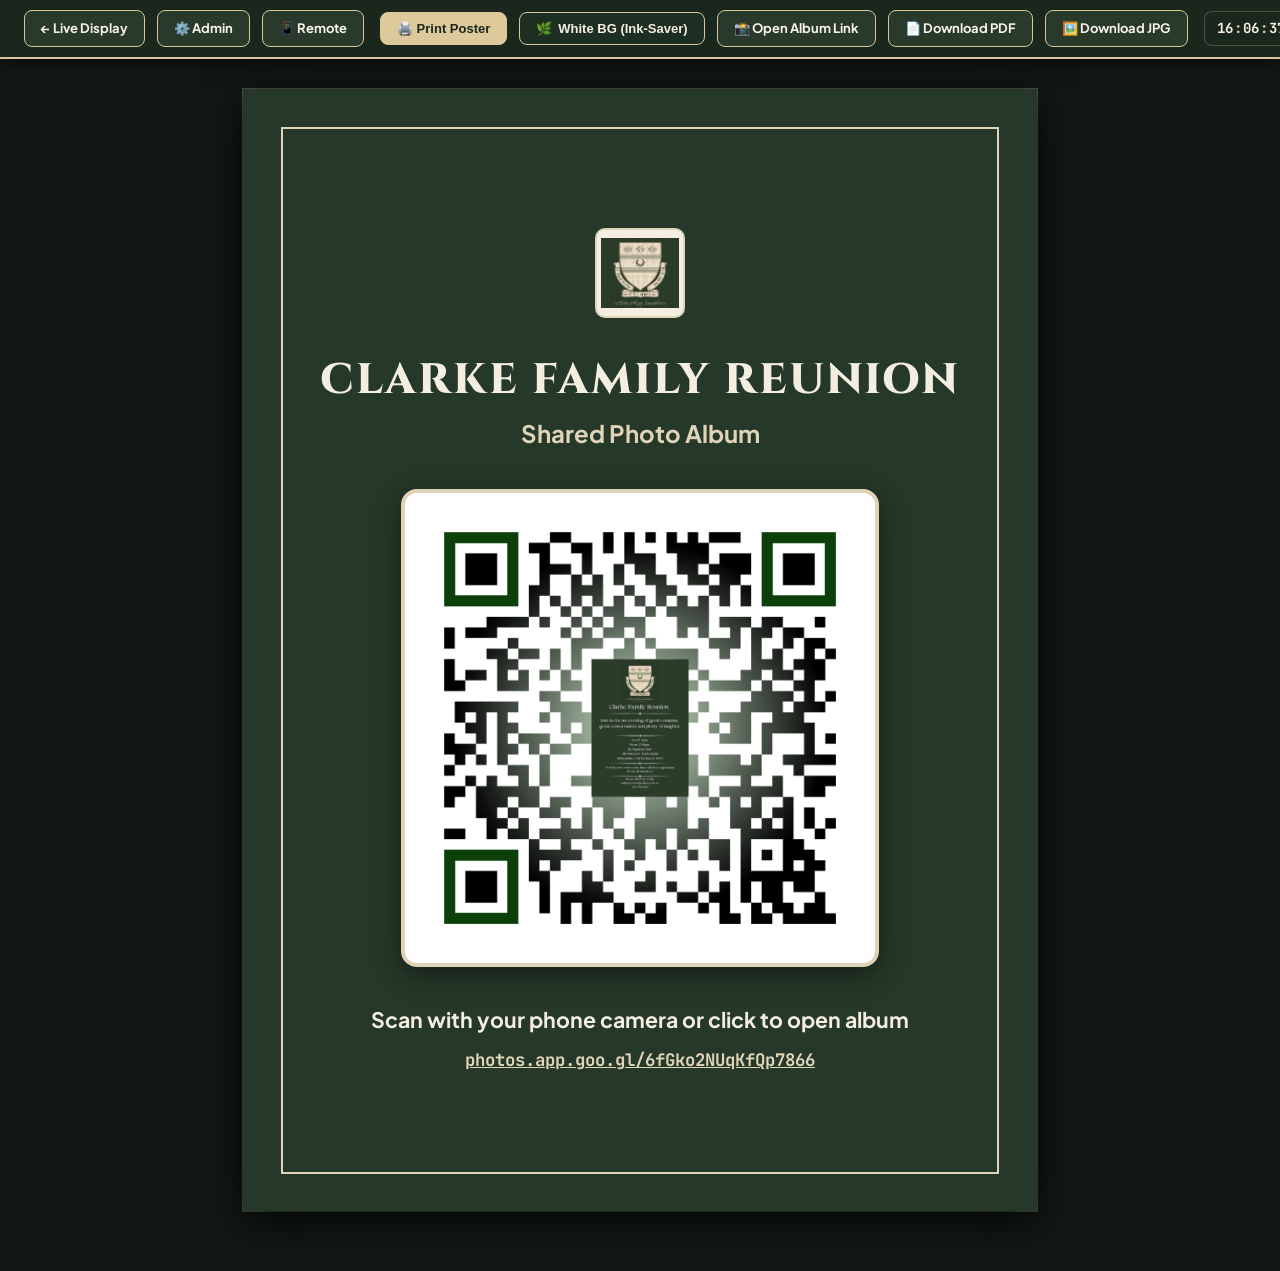
<file: qr-print.html>
<!DOCTYPE html>
<html lang="en">
<head>
  <meta charset="UTF-8">
  <meta name="viewport" content="width=device-width, initial-scale=1.0">
  <title>Clarke Family Reunion — Photo Album QR Poster</title>
  <link rel="stylesheet" href="style.css">
  <style>
    @page {
      size: A4 portrait;
      margin: 0;
    }

    * {
      box-sizing: border-box;
      -webkit-print-color-adjust: exact !important;
      print-color-adjust: exact !important;
    }

    body {
      margin: 0;
      padding: 0;
      background-color: #121914;
      font-family: var(--font-family);
      color: var(--text-primary);
      display: flex;
      flex-direction: column;
      align-items: center;
      min-height: 100vh;
    }

    .no-print-bar {
      position: sticky;
      top: 0;
      z-index: 1000;
      width: 100%;
      background: rgba(27, 40, 30, 0.98);
      border-bottom: 2px solid var(--border-gold);
      backdrop-filter: blur(12px);
      padding: 10px 24px;
      display: flex;
      align-items: center;
      justify-content: space-between;
      gap: 16px;
      box-shadow: 0 4px 20px rgba(0, 0, 0, 0.6);
    }

    .no-print-left, .no-print-center, .no-print-right {
      display: flex;
      align-items: center;
      gap: 12px;
    }

    .btn-action {
      display: inline-flex;
      align-items: center;
      gap: 6px;
      padding: 8px 16px;
      border-radius: var(--radius-sm);
      font-size: 13px;
      font-weight: 700;
      cursor: pointer;
      text-decoration: none;
      transition: all 0.2s ease;
      white-space: nowrap;
      border: 1px solid var(--border-gold);
    }

    .btn-print {
      background: var(--gold-primary);
      color: #1b281e;
    }
    .btn-print:hover {
      background: var(--gold-bright);
    }

    .btn-toggle-ink {
      background: var(--bg-surface);
      color: var(--gold-bright);
    }

    .btn-nav {
      background: rgba(47, 66, 51, 0.7);
      color: var(--text-primary);
    }

    .clock-widget {
      font-family: var(--font-mono);
      font-size: 14px;
      font-weight: 700;
      color: var(--gold-bright);
      background: rgba(27, 40, 30, 0.8);
      border: 1px solid var(--border-color);
      border-radius: var(--radius-sm);
      padding: 6px 12px;
      white-space: nowrap;
    }

    .poster-viewport {
      padding: 30px 20px 60px;
      display: flex;
      justify-content: center;
      align-items: center;
      width: 100%;
    }

    .poster-sheet {
      width: 210mm;
      height: 297mm;
      min-height: 297mm;
      max-height: 297mm;
      background: #263829;
      color: #f4eee1;
      padding: 22mm 20mm;
      box-shadow: 0 10px 40px rgba(0, 0, 0, 0.8), 0 0 0 1px rgba(223, 211, 184, 0.3);
      position: relative;
      overflow: hidden;
      display: flex;
      flex-direction: column;
      align-items: center;
      justify-content: center;
      gap: 10mm;
      text-align: center;
    }

    .poster-border {
      position: absolute;
      inset: 10mm;
      border: 2px solid #dfd3b8;
      pointer-events: none;
    }

    .poster-crest-img {
      width: 90px;
      height: 90px;
      object-fit: contain;
      border-radius: 10px;
      background: #f5efe2;
      padding: 4px;
      border: 2px solid #dfd3b8;
    }

    .poster-title {
      font-family: var(--font-heading);
      font-size: 32pt;
      font-weight: 800;
      color: #f4eee1;
      letter-spacing: 2px;
      text-transform: uppercase;
      margin: 0;
      line-height: 1.15;
      white-space: nowrap;
    }

    .poster-subtitle {
      font-size: 18pt;
      font-weight: 700;
      color: #dfd3b8;
      margin-top: 3mm;
      white-space: nowrap;
    }

    .poster-qr-card {
      background: #ffffff;
      padding: 18px;
      border-radius: 16px;
      box-shadow: 0 8px 28px rgba(0, 0, 0, 0.45);
      border: 4px solid #dfd3b8;
      display: inline-block;
      text-decoration: none;
      cursor: pointer;
      transition: transform 0.2s ease, box-shadow 0.2s ease;
    }
    .poster-qr-card:hover {
      transform: scale(1.02);
      box-shadow: 0 12px 36px rgba(0, 0, 0, 0.6);
    }

    .poster-qr-img {
      width: 115mm;
      height: 115mm;
      display: block;
      object-fit: contain;
    }

    .poster-scan-text {
      font-size: 16pt;
      font-weight: 700;
      color: #f4eee1;
      margin: 0;
    }

    .poster-url {
      font-family: var(--font-mono);
      font-size: 13pt;
      font-weight: 700;
      color: #dfd3b8;
      margin-top: 3mm;
      text-decoration: underline;
      cursor: pointer;
      display: inline-block;
      transition: color 0.2s ease;
    }
    .poster-url:hover {
      color: #ffffff;
    }

    /* Ink-Saver Mode (White Background) */
    body.ink-saver .poster-sheet {
      background: #ffffff !important;
      color: #1b281e !important;
    }
    body.ink-saver .poster-border {
      border-color: #263829 !important;
    }
    body.ink-saver .poster-title,
    body.ink-saver .poster-scan-text {
      color: #121914 !important;
    }
    body.ink-saver .poster-subtitle,
    body.ink-saver .poster-url {
      color: #263829 !important;
    }
    body.ink-saver .poster-qr-card {
      border-color: #263829 !important;
      box-shadow: none !important;
    }
    body.ink-saver .poster-url:hover {
      color: #0b100d !important;
    }

    @media print {
      body {
        background: transparent !important;
        margin: 0 !important;
        padding: 0 !important;
      }
      .no-print-bar {
        display: none !important;
      }
      .poster-viewport {
        padding: 0 !important;
        margin: 0 !important;
        width: 210mm !important;
        height: 297mm !important;
      }
      .poster-sheet {
        width: 210mm !important;
        height: 297mm !important;
        page-break-after: avoid !important;
        page-break-inside: avoid !important;
        box-shadow: none !important;
      }
    }
  </style>
</head>
<body>

  <header class="no-print-bar">
    <div class="no-print-left">
      <a href="index.html" class="btn-action btn-nav">← Live Display</a>
      <a rel="noopener noreferrer" href="admin.html" class="btn-action btn-nav" target="_blank">⚙️ Admin</a>
      <a rel="noopener noreferrer" href="remote.html" class="btn-action btn-nav" target="_blank">📱 Remote</a>
    </div>

    <div class="no-print-center">
      <button type="button" class="btn-action btn-print" onclick="window.print()">🖨️ Print Poster</button>
      <button type="button" id="ink-saver-btn" class="btn-action btn-toggle-ink" onclick="toggleInkSaver()">
        🌿 <span id="ink-saver-label">White BG (Ink-Saver)</span>
      </button>
      <a href="https://photos.app.goo.gl/6fGko2NUqKfQp7866" target="_blank" rel="noopener noreferrer" class="btn-action btn-nav">📸 Open Album Link</a>
      <a href="clarke_photos_qr_printable.pdf" download="clarke_photos_qr_poster.pdf" class="btn-action btn-nav">📄 Download PDF</a>
      <a href="clarke_photos_qr_printable.jpg" download="clarke_photos_qr_poster.jpg" class="btn-action btn-nav">🖼️ Download JPG</a>
    </div>

    <div class="no-print-right">
      <div class="clock-widget">
        <span id="poster-clock">--<span class="blink-colon">:</span>--<span class="blink-colon">:</span>--</span>
      </div>
    </div>
  </header>

  <main class="poster-viewport">
    <article class="poster-sheet">
      <div class="poster-border"></div>

      <img src="clarke_crest.jpg" alt="Clarke Crest" class="poster-crest-img">

      <div>
        <h1 class="poster-title">Clarke Family Reunion</h1>
        <div class="poster-subtitle">Shared Photo Album</div>
      </div>

      <a href="https://photos.app.goo.gl/6fGko2NUqKfQp7866" target="_blank" rel="noopener noreferrer" class="poster-qr-card" title="Click or tap to open Google Photos album">
        <img src="clarke_qr.png" alt="Google Photos QR Code" class="poster-qr-img">
      </a>

      <div>
        <p class="poster-scan-text">Scan with your phone camera or click to open album</p>
        <a href="https://photos.app.goo.gl/6fGko2NUqKfQp7866" target="_blank" rel="noopener noreferrer" class="poster-url" title="Click or tap to open Google Photos album">photos.app.goo.gl/6fGko2NUqKfQp7866</a>
      </div>
    </article>
  </main>

  <script>
    (function () {
      'use strict';
      function updateClock() {
        var now = new Date();
        var h = String(now.getHours()).padStart(2, '0');
        var m = String(now.getMinutes()).padStart(2, '0');
        var s = String(now.getSeconds()).padStart(2, '0');
        var el = document.getElementById('poster-clock');
        if (el) {
          el.innerHTML = h + '<span class="blink-colon">:</span>' + m + '<span class="blink-colon">:</span>' + s;
        }
      }
      updateClock();
      setInterval(updateClock, 1000);

      window.toggleInkSaver = function () {
        document.body.classList.toggle('ink-saver');
        var isInkSaver = document.body.classList.contains('ink-saver');
        var lbl = document.getElementById('ink-saver-label');
        if (lbl) {
          lbl.textContent = isInkSaver ? 'Green BG' : 'White BG (Ink-Saver)';
        }
      };

      window.addEventListener('keydown', function (e) {
        if (e.target.matches('input, textarea, select')) return;
        if (e.key === 'p' || e.key === 'P') {
          e.preventDefault();
          window.print();
        } else if (e.key === 'i' || e.key === 'I') {
          e.preventDefault();
          toggleInkSaver();
        } else if (e.key === 'Escape') {
          e.preventDefault();
          window.location.href = 'index.html';
        }
      });
    })();
  </script>
</body>
</html>
</file>
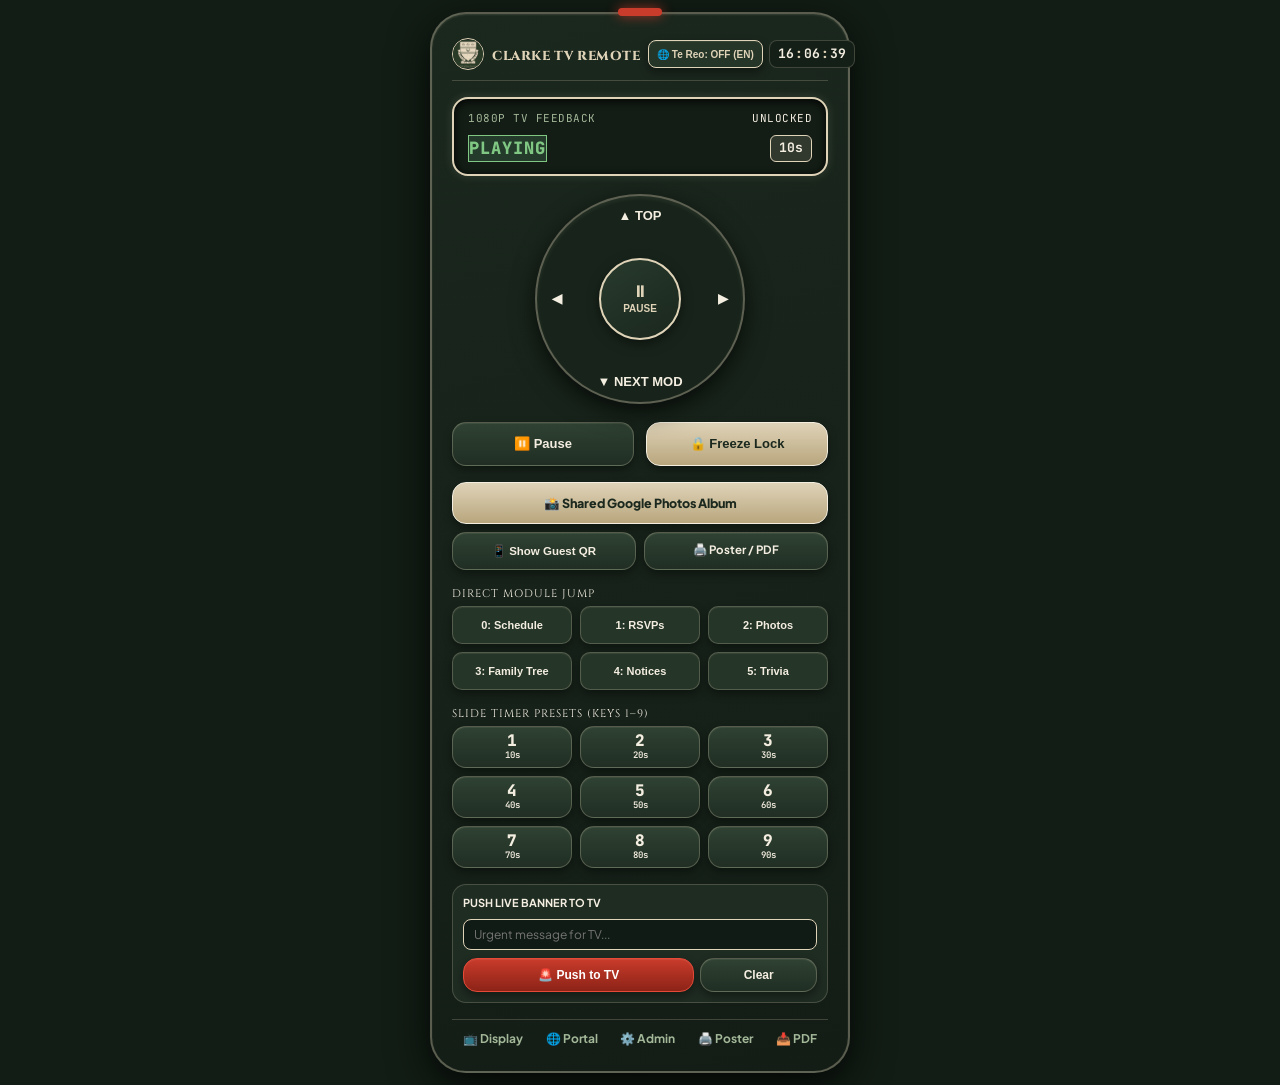
<file: remote.html>
<!DOCTYPE html>
<html lang="en">
<head>
  <meta charset="UTF-8">
  <meta name="viewport" content="width=device-width, initial-scale=1.0, maximum-scale=1.0, user-scalable=no">
  <title>Clarke Family Reunion 2026 — TV Remote Control</title>
  <link rel="stylesheet" href="style.css">
  <style>
    /* Handheld Smartphone TV Remote Styling — Hunter/Forest Green & Parchment Cream */
    :root {
      --bg-deep: #1b281e;
      --bg-surface: #253528;
      --bg-card: #2f4233;
      --gold-primary: #dfd3b8;
      --gold-light: #f4eee1;
      --gold-bright: #dfd3b8;
      --border-color: rgba(223, 211, 184, 0.22);
      --border-gold: #dfd3b8;
      --text-primary: #f4eee1;
      --text-secondary: #dfd3b8;
      --text-muted: #a3b899;
      --green-light: #81c784;
      --red-light: #ff7b72;
    }

    @keyframes blink {
      0%, 100% { opacity: 1; }
      50% { opacity: 0.15; }
    }

    .blink-colon {
      animation: blink 1s ease-in-out infinite;
      display: inline-block;
    }

    body {
      background-color: #121d15;
      color: var(--text-primary);
      min-height: 100vh;
      display: flex;
      flex-direction: column;
      align-items: center;
      justify-content: flex-start;
      padding: 12px;
      user-select: none;
      -webkit-tap-highlight-color: transparent;
      touch-action: manipulation;
    }

    .remote-casing {
      width: 100%;
      max-width: 420px;
      background: linear-gradient(165deg, #1b281e 0%, #131d16 100%);
      border: 2px solid rgba(223, 211, 184, 0.35);
      border-radius: 36px;
      padding: 24px 20px;
      box-shadow: 0 12px 40px rgba(0, 0, 0, 0.8), inset 0 1px 2px rgba(223, 211, 184, 0.15);
      display: flex;
      flex-direction: column;
      gap: 16px;
      position: relative;
    }

    /* Top Infrared Emitter Notch */
    .remote-ir-emitter {
      position: absolute;
      top: -6px;
      left: 50%;
      transform: translateX(-50%);
      width: 44px;
      height: 8px;
      background: #c93b2b;
      border-radius: 4px;
      box-shadow: 0 0 12px rgba(201, 59, 43, 0.8);
    }

    /* Remote Header */
    .remote-header {
      display: flex;
      justify-content: space-between;
      align-items: center;
      padding-bottom: 10px;
      border-bottom: 1px solid var(--border-color);
      gap: 8px;
    }

    .remote-brand {
      display: flex;
      align-items: center;
      gap: 8px;
    }

    .remote-crest {
      width: 32px;
      height: 32px;
      object-fit: contain;
      border-radius: 50%;
      border: 1.5px solid var(--gold-primary);
      background: #131c15;
    }

    .remote-title {
      font-family: var(--font-heading);
      font-size: 13px;
      font-weight: 800;
      color: var(--gold-bright);
      letter-spacing: 0.5px;
      white-space: nowrap;
    }

    .remote-clock {
      font-family: var(--font-mono);
      font-size: 13px;
      font-weight: 700;
      color: var(--gold-light);
      background: #141f17;
      padding: 4px 8px;
      border-radius: var(--radius-sm);
      border: 1px solid var(--border-color);
      white-space: nowrap;
    }

    /* LCD Virtual Status Screen */
    .remote-lcd {
      background: #131c15;
      border: 2px solid var(--gold-primary);
      border-radius: 16px;
      padding: 12px 14px;
      box-shadow: inset 0 2px 8px rgba(0, 0, 0, 0.9), 0 0 10px rgba(223, 211, 184, 0.15);
      display: flex;
      flex-direction: column;
      gap: 8px;
    }

    .remote-lcd-top {
      display: flex;
      justify-content: space-between;
      align-items: center;
      font-family: var(--font-mono);
      font-size: 11px;
      color: var(--text-muted);
      text-transform: uppercase;
      letter-spacing: 0.5px;
    }

    .remote-lcd-main {
      display: flex;
      justify-content: space-between;
      align-items: center;
    }

    .lcd-status-badge {
      font-family: var(--font-mono);
      font-size: 17px;
      font-weight: 800;
      letter-spacing: 1px;
    }

    .lcd-dur-badge {
      font-family: var(--font-mono);
      font-size: 13px;
      font-weight: 700;
      background: rgba(223, 211, 184, 0.15);
      border: 1px solid var(--gold-primary);
      padding: 3px 8px;
      border-radius: 6px;
      color: var(--gold-light);
    }

    .remote-lcd-notice {
      font-size: 11px;
      color: #ff9990;
      background: rgba(201, 59, 43, 0.25);
      border-radius: 4px;
      padding: 4px 6px;
      display: none;
      white-space: nowrap;
      overflow: hidden;
      text-overflow: ellipsis;
    }

    /* Tactile Remote Buttons */
    .remote-btn {
      background: linear-gradient(180deg, #2f4233 0%, #202e23 100%);
      color: var(--text-primary);
      border: 1px solid rgba(223, 211, 184, 0.28);
      border-radius: 14px;
      cursor: pointer;
      font-weight: 700;
      display: flex;
      align-items: center;
      justify-content: center;
      transition: all 0.1s ease;
      box-shadow: 0 4px 8px rgba(0, 0, 0, 0.4), inset 0 1px 1px rgba(223, 211, 184, 0.1);
      user-select: none;
      white-space: nowrap;
      overflow: hidden;
      text-overflow: ellipsis;
    }

    .remote-btn:active {
      transform: translateY(2px);
      box-shadow: 0 1px 2px rgba(0, 0, 0, 0.6);
      background: #172419;
      border-color: var(--gold-primary);
    }

    .remote-btn-gold {
      background: linear-gradient(180deg, #dfd3b8 0%, #b8a67d 100%);
      color: #1b281e;
      border-color: #f4eee1;
      font-weight: 800;
    }

    .remote-btn-gold:active {
      background: #99875e;
      color: #ffffff;
    }

    .remote-btn-red {
      background: linear-gradient(180deg, #c93b2b 0%, #8c2317 100%);
      color: #ffffff;
      border-color: #e64938;
    }

    /* Circular D-Pad Controller */
    .dpad-container {
      width: 210px;
      height: 210px;
      margin: 2px auto;
      position: relative;
    }

    .dpad-ring {
      width: 100%;
      height: 100%;
      border-radius: 50%;
      background: #18241b;
      border: 2px solid rgba(223, 211, 184, 0.35);
      box-shadow: 0 8px 24px rgba(0, 0, 0, 0.7), inset 0 2px 4px rgba(223, 211, 184, 0.08);
      position: relative;
      overflow: hidden;
    }

    .dpad-btn {
      position: absolute;
      background: transparent;
      border: none;
      color: var(--text-primary);
      cursor: pointer;
      display: flex;
      align-items: center;
      justify-content: center;
      font-size: 13px;
      font-weight: 800;
      transition: background 0.1s ease;
    }

    .dpad-btn:active {
      background: rgba(223, 211, 184, 0.25);
    }

    .dpad-up {
      top: 0;
      left: 0;
      right: 0;
      height: 64px;
      padding-bottom: 24px;
    }

    .dpad-down {
      bottom: 0;
      left: 0;
      right: 0;
      height: 64px;
      padding-top: 24px;
    }

    .dpad-left {
      left: 0;
      top: 0;
      bottom: 0;
      width: 64px;
      padding-right: 24px;
    }

    .dpad-right {
      right: 0;
      top: 0;
      bottom: 0;
      width: 64px;
      padding-left: 24px;
    }

    .dpad-center {
      position: absolute;
      top: 50%;
      left: 50%;
      transform: translate(-50%, -50%);
      width: 82px;
      height: 82px;
      border-radius: 50%;
      background: linear-gradient(145deg, #283a2d 0%, #1a271d 100%);
      border: 2px solid var(--gold-primary);
      color: var(--gold-primary);
      font-size: 13px;
      font-weight: 800;
      cursor: pointer;
      display: flex;
      flex-direction: column;
      align-items: center;
      justify-content: center;
      box-shadow: 0 4px 12px rgba(0, 0, 0, 0.5);
      transition: all 0.1s ease;
    }

    .dpad-center:active {
      transform: translate(-50%, -50%) scale(0.95);
      background: var(--gold-primary);
      color: #1b281e;
    }

    /* Sub-Controls: Pause, Lock */
    .controls-row-duo {
      display: grid;
      grid-template-columns: 1fr 1fr;
      gap: 12px;
    }

    .controls-row-duo .remote-btn {
      height: 44px;
      font-size: 13px;
    }

    /* Module Jump Buttons */
    .module-jump-title {
      font-family: var(--font-heading);
      font-size: 11px;
      color: var(--gold-light);
      text-transform: uppercase;
      letter-spacing: 1px;
      margin-bottom: 4px;
    }

    .module-jump-grid {
      display: grid;
      grid-template-columns: repeat(3, 1fr);
      gap: 8px;
    }

    .module-jump-btn {
      height: 38px;
      font-size: 11px;
      padding: 0 6px;
      text-align: center;
      border-radius: 10px;
      background: #253528;
      border: 1px solid rgba(223, 211, 184, 0.25);
      color: var(--gold-light);
      white-space: nowrap;
      overflow: hidden;
      text-overflow: ellipsis;
    }

    .module-jump-btn:active {
      background: var(--gold-primary);
      color: #1b281e;
      border-color: var(--gold-light);
    }

    /* Numeric Duration Keypad (1=10s, 2=20s, ..., 9=90s) */
    .numeric-keypad-grid {
      display: grid;
      grid-template-columns: repeat(3, 1fr);
      gap: 8px;
    }

    .num-key-btn {
      height: 42px;
      font-family: var(--font-mono);
      font-size: 16px;
      font-weight: 800;
      display: flex;
      flex-direction: column;
      align-items: center;
      justify-content: center;
      line-height: 1;
    }

    .num-key-label {
      font-size: 9px;
      color: var(--gold-light);
      font-weight: 600;
      margin-top: 2px;
    }

    /* Quick Announcement Section */
    .quick-announce-box {
      background: #1f2c22;
      border: 1px solid var(--border-color);
      border-radius: 14px;
      padding: 10px;
      display: flex;
      flex-direction: column;
      gap: 8px;
    }

    /* Bottom Nav Bar */
    .remote-footer-links {
      display: flex;
      justify-content: space-around;
      border-top: 1px solid var(--border-color);
      padding-top: 10px;
    }

    .remote-footer-link {
      font-size: 12px;
      color: var(--text-muted);
      text-decoration: none;
      display: flex;
      align-items: center;
      gap: 4px;
      font-weight: 700;
    }

    .remote-footer-link:hover {
      color: var(--gold-light);
    }

    /* Toast Notification for Remote */
    #remote-toast {
      position: fixed;
      top: 16px;
      left: 50%;
      transform: translateX(-50%) translateY(-100px);
      background: rgba(31, 44, 34, 0.95);
      border: 1px solid var(--gold-primary);
      color: var(--text-primary);
      padding: 8px 16px;
      border-radius: 20px;
      box-shadow: 0 4px 16px rgba(0, 0, 0, 0.8);
      font-size: 13px;
      font-weight: 700;
      z-index: 9999;
      transition: transform 0.25s ease;
      white-space: nowrap;
      pointer-events: none;
    }

    #remote-toast.show {
      transform: translateX(-50%) translateY(0);
    }
  </style>
</head>
<body>

  <!-- Floating Toast Notification -->
  <div id="remote-toast">
    <span id="remote-toast-text">Command Dispatched</span>
  </div>

  <div class="remote-casing">
    <!-- Physical Infrared Emitter Visual -->
    <div class="remote-ir-emitter"></div>

    <!-- Remote Header with Clarke Crest, Te Reo Toggle, and Blinking Clock -->
    <header class="remote-header">
      <div class="remote-brand">
        <img src="clarke_crest.jpg" alt="Clarke Crest" class="remote-crest" onerror="this.style.display='none'">
        <div>
          <span class="remote-title" id="remote-header-title">CLARKE TV REMOTE</span>
        </div>
      </div>
      <div style="display: flex; align-items: center; gap: 6px;">
        <button class="remote-btn" id="remote-lang-btn" onclick="toggleRemoteLanguage()" style="height: 28px; padding: 0 8px; font-size: 10px; border-radius: 8px; border-color: var(--gold-primary); background: #253528;" title="Toggle Te Reo Māori / English">
          🌐 Te Reo: OFF (EN)
        </button>
        <div class="remote-clock" id="remote-header-clock">
          12<span class="blink-colon">:</span>00<span class="blink-colon">:</span>00
        </div>
      </div>
    </header>

    <!-- Virtual LCD Feedback Screen -->
    <section class="remote-lcd">
      <div class="remote-lcd-top">
        <span id="lcd-feedback-title">1080P TV FEEDBACK</span>
        <span id="lcd-lock-status">UNLOCKED</span>
      </div>
      <div class="remote-lcd-main">
        <span class="lcd-status-badge badge-green" id="lcd-mode-status">PLAYING</span>
        <span class="lcd-dur-badge" id="lcd-dur-status">10s</span>
      </div>
      <div class="remote-lcd-notice" id="lcd-emergency-notice"></div>
    </section>

    <!-- Circular Navigation D-Pad & Center Action -->
    <div class="dpad-container">
      <div class="dpad-ring">
        <!-- Up: Restart Module Slide 0 -->
        <button class="dpad-btn dpad-up" onclick="triggerRemoteAction('restartModule')" title="ArrowUp: Reset to slide 0 of module">
          ▲ TOP
        </button>
        <!-- Down: Skip to Next Module -->
        <button class="dpad-btn dpad-down" onclick="triggerRemoteAction('nextModule')" title="ArrowDown: Next Module">
          ▼ NEXT MOD
        </button>
        <!-- Left: Previous Slide -->
        <button class="dpad-btn dpad-left" onclick="triggerRemoteAction('prevSlide')" title="ArrowLeft: Previous Slide">
          ◀
        </button>
        <!-- Right: Next Slide -->
        <button class="dpad-btn dpad-right" onclick="triggerRemoteAction('nextSlide')" title="ArrowRight: Next Slide">
          ▶
        </button>
      </div>

      <!-- Center OK / Play-Pause -->
      <button class="dpad-center" id="dpad-center-btn" onclick="triggerRemoteAction('togglePause')" title="Spacebar: Play/Pause">
        <span id="dpad-pause-icon" style="font-size: 16px;">⏸</span>
        <span id="dpad-pause-label" style="font-size: 10px; margin-top: 2px;">PAUSE</span>
      </button>
    </div>

    <!-- Secondary Transport Controls: Pause / Lock -->
    <div class="controls-row-duo">
      <button class="remote-btn" id="remote-pause-btn" onclick="triggerRemoteAction('togglePause')">
        ⏸️ Pause / Play
      </button>
      <button class="remote-btn remote-btn-gold" id="remote-lock-btn" onclick="triggerRemoteAction('toggleLock')">
        🔒 Freeze Lock
      </button>
    </div>

    <!-- Shared Google Photos Album & QR Actions -->
    <div style="display: flex; flex-direction: column; gap: 8px;">
      <a href="https://photos.app.goo.gl/6fGko2NUqKfQp7866" target="_blank" rel="noopener noreferrer" class="remote-btn remote-btn-gold" id="remote-photos-btn" style="text-decoration: none; height: 42px; font-size: 12.5px; gap: 8px;">
        📸 Shared Google Photos Album
      </a>
      <div style="display: grid; grid-template-columns: 1fr 1fr; gap: 8px;">
        <button class="remote-btn" id="btn-remote-show-qr" onclick="toggleRemoteQrModal(true)" style="height: 38px; font-size: 11.5px; gap: 6px;">
          📱 Show Guest QR
        </button>
        <a rel="noopener noreferrer" href="qr-print.html" target="_blank" class="remote-btn" id="btn-remote-print-qr" style="height: 38px; font-size: 11.5px; text-decoration: none; gap: 6px;">
          🖨️ Poster / PDF
        </a>
      </div>
    </div>

    <!-- Direct Module Jump Grid -->
    <div>
      <div class="module-jump-title" id="module-jump-heading">DIRECT MODULE JUMP</div>
      <div class="module-jump-grid">
        <button class="remote-btn module-jump-btn" id="btn-mod-0" onclick="triggerModuleJump(0)">0: Schedule</button>
        <button class="remote-btn module-jump-btn" id="btn-mod-1" onclick="triggerModuleJump(1)">1: RSVPs</button>
        <button class="remote-btn module-jump-btn" id="btn-mod-2" onclick="triggerModuleJump(2)">2: Photos</button>
        <button class="remote-btn module-jump-btn" id="btn-mod-3" onclick="triggerModuleJump(3)">3: Family Tree</button>
        <button class="remote-btn module-jump-btn" id="btn-mod-4" onclick="triggerModuleJump(4)">4: Notices</button>
        <button class="remote-btn module-jump-btn" id="btn-mod-5" onclick="triggerModuleJump(5)">5: Trivia</button>
      </div>
    </div>

    <!-- Numeric Duration Keypad (1=10s ... 9=90s) -->
    <div>
      <div class="module-jump-title" id="module-duration-heading">SLIDE TIMER PRESETS (KEYS 1–9)</div>
      <div class="numeric-keypad-grid">
        <button class="remote-btn num-key-btn" onclick="triggerDurationKey(1)">
          <span>1</span><span class="num-key-label">10s</span>
        </button>
        <button class="remote-btn num-key-btn" onclick="triggerDurationKey(2)">
          <span>2</span><span class="num-key-label">20s</span>
        </button>
        <button class="remote-btn num-key-btn" onclick="triggerDurationKey(3)">
          <span>3</span><span class="num-key-label">30s</span>
        </button>
        <button class="remote-btn num-key-btn" onclick="triggerDurationKey(4)">
          <span>4</span><span class="num-key-label">40s</span>
        </button>
        <button class="remote-btn num-key-btn" onclick="triggerDurationKey(5)">
          <span>5</span><span class="num-key-label">50s</span>
        </button>
        <button class="remote-btn num-key-btn" onclick="triggerDurationKey(6)">
          <span>6</span><span class="num-key-label">60s</span>
        </button>
        <button class="remote-btn num-key-btn" onclick="triggerDurationKey(7)">
          <span>7</span><span class="num-key-label">70s</span>
        </button>
        <button class="remote-btn num-key-btn" onclick="triggerDurationKey(8)">
          <span>8</span><span class="num-key-label">80s</span>
        </button>
        <button class="remote-btn num-key-btn" onclick="triggerDurationKey(9)">
          <span>9</span><span class="num-key-label">90s</span>
        </button>
      </div>
    </div>

    <!-- Quick Live Announcement Push Box -->
    <div class="quick-announce-box">
      <div style="font-size: 11px; font-weight: 700; color: var(--gold-light); text-transform: uppercase;" id="lbl-quick-push-title">
        PUSH LIVE BANNER TO TV
      </div>
      <input type="text" id="remote-notice-input" class="form-control" style="padding: 7px 10px; font-size: 12px;" placeholder="Urgent message for TV...">
      <div style="display: flex; gap: 6px;">
        <button class="remote-btn remote-btn-red" id="btn-push-notice" style="flex: 2; height: 34px; font-size: 12px;" onclick="pushRemoteNotice()">
          🚨 Push to TV
        </button>
        <button class="remote-btn" id="btn-clear-notice" style="flex: 1; height: 34px; font-size: 12px;" onclick="clearRemoteNotice()">
          Clear
        </button>
      </div>
    </div>

    <!-- Footer Quick Links -->
    <footer class="remote-footer-links">
      <a rel="noopener noreferrer" href="index.html" target="_blank" class="remote-footer-link">📺 Display</a>
      <a rel="noopener noreferrer" href="portal.html" target="_blank" class="remote-footer-link">🌐 Portal</a>
      <a rel="noopener noreferrer" href="admin.html" target="_blank" class="remote-footer-link">⚙️ Admin</a>
      <a rel="noopener noreferrer" href="qr-print.html" target="_blank" class="remote-footer-link">🖨️ Poster</a>
      <a href="clarke_photos_qr_printable.pdf" download="Clarke_Photos_QR_Poster.pdf" class="remote-footer-link">📥 PDF</a>
    </footer>
  </div>

  <!-- Remote Guest QR Modal Overlay (Show phone to guest) -->
  <div id="remote-qr-modal" style="display: none; position: fixed; inset: 0; background: rgba(18, 29, 21, 0.95); z-index: 99999; align-items: center; justify-content: center; padding: 20px; flex-direction: column; text-align: center;">
    <div style="background: #ffffff; padding: 18px; border-radius: 24px; box-shadow: 0 10px 40px rgba(0,0,0,0.8); border: 4px solid var(--gold-primary); max-width: 320px; width: 100%;">
      <div style="font-family: var(--font-heading); font-size: 16px; font-weight: 800; color: #1b281e; margin-bottom: 8px;">
        CLARKE FAMILY REUNION
      </div>
      <img src="clarke_qr.png" alt="Clarke QR Code" style="width: 240px; height: 240px; display: block; margin: 0 auto; object-fit: contain;">
      <div style="font-size: 13px; font-weight: 800; color: #1b281e; margin-top: 8px;">
        SCAN TO JOIN GOOGLE PHOTOS
      </div>
      <div style="font-size: 11px; color: #555555; margin-top: 2px;">
        "2026 -CLARKE FAMILY REUNION"
      </div>
    </div>
    <div style="display: flex; gap: 10px; margin-top: 18px; flex-wrap: wrap; justify-content: center;">
      <a href="clarke_photos_qr_printable.pdf" download="Clarke_Photos_QR_Poster.pdf" class="remote-btn" style="padding: 10px 16px; font-size: 12px; text-decoration: none;">
        📥 Download PDF
      </a>
      <button class="remote-btn remote-btn-gold" onclick="toggleRemoteQrModal(false)" style="padding: 10px 24px; font-size: 13px;">
        ✕ Close
      </button>
    </div>
  </div>

  <!-- Shared App Script -->
  <script src="app.js"></script>

  <!-- Remote Interactive Controller Script -->
  <script>
    (function () {
      var state = window.ClarkeApp ? window.ClarkeApp.getState() : {};

      // Haptic Vibration Feedback
      function vibrate() {
        try {
          if (navigator.vibrate) {
            navigator.vibrate(25);
          }
        } catch (e) {}
      }

      // Toast Notification
      function showRemoteToast(text) {
        var toast = document.getElementById('remote-toast');
        if (!toast) return;
        document.getElementById('remote-toast-text').textContent = text;
        toast.classList.add('show');
        setTimeout(function () {
          toast.classList.remove('show');
        }, 1800);
      }

      // Live Blinking Colon Clock
      function updateClock() {
        var el = document.getElementById('remote-header-clock');
        if (el && window.ClarkeApp) {
          el.innerHTML = window.ClarkeApp.formatClockWithBlinkingColons(new Date());
        }
      }
      setInterval(updateClock, 1000);
      updateClock();

      // Update Remote LCD Display
      function updateLcdDisplay() {
        if (!state.settings) return;
        var modeEl = document.getElementById('lcd-mode-status');
        var lockEl = document.getElementById('lcd-lock-status');
        var durEl = document.getElementById('lcd-dur-status');
        var pauseIcon = document.getElementById('dpad-pause-icon');
        var pauseLabel = document.getElementById('dpad-pause-label');
        var remotePauseBtn = document.getElementById('remote-pause-btn');
        var remoteLockBtn = document.getElementById('remote-lock-btn');

        if (state.settings.isPaused) {
          if (modeEl) { modeEl.textContent = 'PAUSED'; modeEl.className = 'lcd-status-badge badge-gold'; }
          if (pauseIcon) pauseIcon.textContent = '▶';
          if (pauseLabel) pauseLabel.textContent = 'PLAY';
          if (remotePauseBtn) remotePauseBtn.textContent = '▶️ Resume';
        } else {
          if (modeEl) { modeEl.textContent = 'PLAYING'; modeEl.className = 'lcd-status-badge badge-green'; }
          if (pauseIcon) pauseIcon.textContent = '⏸';
          if (pauseLabel) pauseLabel.textContent = 'PAUSE';
          if (remotePauseBtn) remotePauseBtn.textContent = '⏸️ Pause';
        }

        if (state.settings.isLocked) {
          if (lockEl) { lockEl.textContent = 'LOCKED'; lockEl.style.color = 'var(--red-light)'; }
          if (remoteLockBtn) { remoteLockBtn.textContent = '🔓 Unlock Screen'; remoteLockBtn.className = 'remote-btn remote-btn-red'; }
        } else {
          if (lockEl) { lockEl.textContent = 'UNLOCKED'; lockEl.style.color = 'var(--gold-light)'; }
          if (remoteLockBtn) { remoteLockBtn.textContent = '🔒 Freeze Lock'; remoteLockBtn.className = 'remote-btn remote-btn-gold'; }
        }

        var d = state.settings.slideDurationSec || 10;
        if (durEl) durEl.textContent = d + 's';

        var noticeEl = document.getElementById('lcd-emergency-notice');
        if (noticeEl) {
          if (state.eventInfo && state.eventInfo.emergencyNotice) {
            noticeEl.style.display = 'block';
            noticeEl.textContent = '🚨 ' + state.eventInfo.emergencyNotice;
          } else {
            noticeEl.style.display = 'none';
          }
        }
      }

      // Remote Actions Dispatcher
      window.triggerRemoteAction = function (cmd, payload) {
        vibrate();
        if (!window.ClarkeApp) return;

        // Send command with both uppercase and camelCase aliases for full compatibility
        window.ClarkeApp.sendCommand(cmd, payload);
        if (cmd === 'nextSlide') window.ClarkeApp.sendCommand('NEXT_SLIDE', payload);
        if (cmd === 'prevSlide') window.ClarkeApp.sendCommand('PREV_SLIDE', payload);
        if (cmd === 'restartModule') window.ClarkeApp.sendCommand('FIRST_SLIDE', payload);
        if (cmd === 'nextModule') window.ClarkeApp.sendCommand('NEXT_MODULE', payload);
        if (cmd === 'togglePause') {
          state.settings.isPaused = !state.settings.isPaused;
          window.ClarkeApp.sendCommand('TOGGLE_PAUSE', payload);
          window.ClarkeApp.saveState(state);
        }
        if (cmd === 'toggleLock') {
          state.settings.isLocked = !state.settings.isLocked;
          window.ClarkeApp.sendCommand('TOGGLE_LOCK', payload);
          window.ClarkeApp.saveState(state);
        }

        updateLcdDisplay();
        showRemoteToast("Command: " + cmd);
      };

      // Direct Module Jump
      window.triggerModuleJump = function (modIdx) {
        vibrate();
        if (!window.ClarkeApp) return;
        window.ClarkeApp.sendCommand('jumpModule', modIdx);
        window.ClarkeApp.sendCommand('GOTO_MODULE', modIdx);
        showRemoteToast("Jumped to Module " + modIdx);
      };

      // Numeric Duration Keypad
      window.triggerDurationKey = function (num) {
        vibrate();
        var sec = num * 10;
        state.settings.slideDurationSec = sec;
        window.ClarkeApp.saveState(state);
        window.ClarkeApp.sendCommand('setDuration', sec);
        window.ClarkeApp.sendCommand('SET_DURATION', sec);
        updateLcdDisplay();
        showRemoteToast("Duration: " + sec + "s");
      };

      // Quick Announcement Push
      window.pushRemoteNotice = function () {
        vibrate();
        var notice = document.getElementById('remote-notice-input').value.trim();
        if (!notice) return;
        state.eventInfo.emergencyNotice = notice;
        window.ClarkeApp.saveState(state);
        window.ClarkeApp.sendCommand('emergencyNotice', notice);
        updateLcdDisplay();
        showRemoteToast("Pushed urgent notice to TV!");
      };

      window.clearRemoteNotice = function () {
        vibrate();
        document.getElementById('remote-notice-input').value = '';
        state.eventInfo.emergencyNotice = '';
        window.ClarkeApp.saveState(state);
        window.ClarkeApp.sendCommand('emergencyNotice', '');
        updateLcdDisplay();
        showRemoteToast("Cleared notice from TV");
      };

      // Te Reo Māori / English Localization Handler
      function t(en, mi) {
        return (state.settings && state.settings.useTeReo) ? mi : en;
      }

      function updateLanguageLabels() {
        var isTeReo = !!(state.settings && state.settings.useTeReo);
        var langBtn = document.getElementById('remote-lang-btn');
        if (langBtn) {
          langBtn.textContent = isTeReo ? '🌿 Te Reo: ON' : '🌐 Te Reo: OFF (EN)';
          langBtn.style.color = isTeReo ? 'var(--green-light)' : 'var(--gold-bright)';
        }

        var headerTitle = document.getElementById('remote-header-title');
        if (headerTitle) {
          headerTitle.textContent = t('CLARKE TV REMOTE', 'WHAKAATA MATA O CLARKE');
        }

        var lcdTitle = document.getElementById('lcd-feedback-title');
        if (lcdTitle) {
          lcdTitle.textContent = t('1080P TV FEEDBACK', 'WHAKAATU POUAKA (1080P)');
        }

        var photosBtn = document.getElementById('remote-photos-btn');
        if (photosBtn) {
          photosBtn.textContent = t('📸 Shared Google Photos Album', '📸 Puka Whakaahua Tiri (Google)');
          if (state.eventInfo && state.eventInfo.sharedAlbumUrl) {
            photosBtn.href = state.eventInfo.sharedAlbumUrl;
          }
        }

        var showQrBtn = document.getElementById('btn-remote-show-qr');
        if (showQrBtn) showQrBtn.textContent = t("📱 Show Guest QR", "📱 Waehere QR Whānau");
        var printQrBtn = document.getElementById('btn-remote-print-qr');
        if (printQrBtn) printQrBtn.textContent = t("🖨️ Poster / PDF", "🖨️ Pānui / PDF");

        var modHeading = document.getElementById('module-jump-heading');
        if (modHeading) {
          modHeading.textContent = t('DIRECT MODULE JUMP', 'WHAKATERE KI TE WĀHANGA');
        }

        var durHeading = document.getElementById('module-duration-heading');
        if (durHeading) {
          durHeading.textContent = t('SLIDE TIMER PRESETS (KEYS 1–9)', 'TATAURANGA MATA (PĀTAI 1–9)');
        }

        var pushTitle = document.getElementById('lbl-quick-push-title');
        if (pushTitle) {
          pushTitle.textContent = t('PUSH LIVE BANNER TO TV', 'TUKUA HE PĀNUI MATA KI TE TV');
        }

        var pushBtn = document.getElementById('btn-push-notice');
        if (pushBtn) {
          pushBtn.textContent = t('🚨 Push to TV', '🚨 Tukua ki te TV');
        }

        var clearBtn = document.getElementById('btn-clear-notice');
        if (clearBtn) {
          clearBtn.textContent = t('Clear', 'Whakakore');
        }

        // Direct Module Jump Buttons (0 to 5)
        var m0 = document.getElementById('btn-mod-0');
        var m1 = document.getElementById('btn-mod-1');
        var m2 = document.getElementById('btn-mod-2');
        var m3 = document.getElementById('btn-mod-3');
        var m4 = document.getElementById('btn-mod-4');
        var m5 = document.getElementById('btn-mod-5');

        if (m0) m0.textContent = t('0: Schedule', '0: Hōtaka (Schedule)');
        if (m1) m1.textContent = t('1: RSVPs', '1: Rārangi (RSVPs)');
        if (m2) m2.textContent = t('2: Photos', '2: Whakaahua (Photos)');
        if (m3) m3.textContent = t('3: Family Tree', '3: Whakapapa (Tree)');
        if (m4) m4.textContent = t('4: Notices', '4: Pānui (Notices)');
        if (m5) m5.textContent = t('5: Trivia', '5: Pātai (Trivia)');
      }

      window.toggleRemoteQrModal = function (show) {
        vibrate();
        var modal = document.getElementById('remote-qr-modal');
        if (modal) {
          modal.style.display = show ? 'flex' : 'none';
        }
      };

      window.toggleRemoteLanguage = function () {
        vibrate();
        if (!state.settings) state.settings = {};
        state.settings.useTeReo = !state.settings.useTeReo;
        if (window.ClarkeApp) {
          window.ClarkeApp.saveState(state);
          window.ClarkeApp.sendCommand('toggleTeReo', state.settings.useTeReo);
          window.ClarkeApp.sendCommand('SET_LANGUAGE', state.settings.useTeReo ? 'mi' : 'en');
        }
        updateLanguageLabels();
        showRemoteToast(state.settings.useTeReo ? 'Te Reo Māori: ON' : 'English: ON (Te Reo OFF)');
      };

      // Sync across tabs
      if (window.ClarkeApp) {
        window.ClarkeApp.onStateChange(function (newState) {
          state = newState;
          updateLcdDisplay();
          updateLanguageLabels();
        });
      }

      // Keyboard Controls for desktop pairing / testing (with input guard)
      window.addEventListener('keydown', function (e) {
        if (['INPUT', 'TEXTAREA', 'SELECT'].includes(e.target.tagName)) return;

        switch (e.key) {
          case 'ArrowLeft':
            e.preventDefault();
            triggerRemoteAction('prevSlide');
            break;
          case 'ArrowRight':
            e.preventDefault();
            triggerRemoteAction('nextSlide');
            break;
          case 'ArrowUp':
            e.preventDefault();
            triggerRemoteAction('restartModule');
            break;
          case 'ArrowDown':
            e.preventDefault();
            triggerRemoteAction('nextModule');
            break;
          case ' ':
          case 'Spacebar':
            e.preventDefault();
            triggerRemoteAction('togglePause');
            break;
          case '0':
            e.preventDefault();
            triggerRemoteAction('toggleLock');
            break;
          case '1':
          case '2':
          case '3':
          case '4':
          case '5':
          case '6':
          case '7':
          case '8':
          case '9':
            e.preventDefault();
            triggerDurationKey(parseInt(e.key, 10));
            break;
          case 'a':
          case 'A':
            window.open('admin.html', '_blank');
            break;
          case 'r':
          case 'R':
            showRemoteToast("Remote active");
            break;
        }
      });

      // Initial LCD & Language sync
      updateLcdDisplay();
      updateLanguageLabels();

    })();
  </script>
</body>
</html>
</file>
<file: style.css>
/* ==========================================================================
   Clarke Family Reunion 2026 — Luxury Heritage Design System & 1080p Signage
   Theme: Clarkes of Chipley, Somersetshire (Estate Hunter Green & Burnished Parchment Gold)
   ========================================================================== */

@import url('https://fonts.googleapis.com/css2?family=Cinzel+Decorative:wght@700;900&family=Cinzel:wght@600;700;800;900&family=Cormorant+Garamond:ital,wght@0,600;0,700;1,600;1,700&family=JetBrains+Mono:wght@600;700;800&family=Plus+Jakarta+Sans:wght@400;500;600;700;800&display=swap');

:root {
  /* Authentic Somersetshire Estate Hunter Green & Burnished Gold Palette */
  --bg-deep: #111b14;
  --bg-primary: #152219;
  --bg-surface: #1d2e22;
  --bg-secondary: #1d2e22;
  --bg-elevated: #263b2c;
  --bg-tertiary: #2c4433;
  --bg-glass: rgba(26, 42, 31, 0.92);
  --bg-card: linear-gradient(155deg, rgba(35, 54, 40, 0.95) 0%, rgba(21, 34, 25, 0.97) 100%);
  --bg-card-solid: #1e3023;
  --bg-card-hover: rgba(45, 69, 51, 0.98);

  /* Borders & Heritage Filigree */
  --border-color: rgba(218, 197, 152, 0.26);
  --border-gold: #dac598;
  --border-gold-bright: #f0e2c4;
  --border-subtle: rgba(218, 197, 152, 0.16);

  /* Somerset Parchment & Burnished Gold Accents */
  --gold-primary: #dec99a;
  --gold-bright: #f7efe0;
  --gold-light: #efe2c6;
  --gold-rich: #d4af37;
  --gold-muted: #a6997c;
  --gold-dark: #7d6f52;
  --gold-glow: rgba(222, 201, 154, 0.32);

  /* Botanical & Emerald Highlights */
  --green-forest: #32513a;
  --green-primary: #3b6346;
  --green-light: #7cc48e;
  --green-dark: #111b14;
  --green-glow: rgba(124, 196, 142, 0.3);

  /* Crimson Seal & Accent */
  --red-pohutukawa: #c84b31;
  --red-primary: #c84b31;
  --red-light: #ee6c51;
  --red-dark: #7d2616;
  --red-glow: rgba(200, 75, 49, 0.35);

  --blue-primary: #5b9bd5;
  --blue-glow: rgba(91, 155, 213, 0.3);

  /* Typography Colors */
  --text-primary: #f8f4ec;
  --text-secondary: #dfd2b5;
  --text-muted: #9fb0a3;
  --text-gold: #f5e7c6;

  /* Font Stacks */
  --font-family: 'Plus Jakarta Sans', -apple-system, BlinkMacSystemFont, "Segoe UI", Roboto, sans-serif;
  --font-heading: 'Cinzel', Georgia, serif;
  --font-serif: 'Cormorant Garamond', Georgia, serif;
  --font-mono: 'JetBrains Mono', ui-monospace, SFMono-Regular, Menlo, Consolas, monospace;

  /* Elevation & Luxury Shadows */
  --shadow-sm: 0 4px 14px rgba(0, 0, 0, 0.45);
  --shadow-md: 0 8px 28px rgba(0, 0, 0, 0.55);
  --shadow-lg: 0 16px 48px rgba(0, 0, 0, 0.72);
  --shadow-gold: 0 8px 32px rgba(0, 0, 0, 0.6), inset 0 1px 0 rgba(247, 239, 224, 0.18);
  --shadow-red: 0 0 24px rgba(200, 75, 49, 0.35);

  /* Corner Radii */
  --radius-sm: 8px;
  --radius-md: 12px;
  --radius-lg: 18px;
  --radius-full: 9999px;
}

/* Base Reset */
*, *::before, *::after {
  box-sizing: border-box;
  margin: 0;
  padding: 0;
}

html, body {
  background-color: var(--bg-deep);
  color: var(--text-primary);
  font-family: var(--font-family);
  -webkit-font-smoothing: antialiased;
  -moz-osx-font-smoothing: grayscale;
  line-height: 1.45;
}

/* ==========================================================================
   Mandatory Blinking Clock Colon Rule
   ========================================================================== */
.blink-colon {
  display: inline-block;
  animation: colonBlink 1s step-start infinite;
  color: var(--gold-primary);
  font-weight: 800;
  padding: 0 1px;
}

@keyframes colonBlink {
  0%, 100% { opacity: 1; }
  50% { opacity: 0.12; }
}

/* Ornamental Diamond Divider matching Invitation (──── ◆ ────) */
.diamond-divider {
  display: flex;
  align-items: center;
  justify-content: center;
  gap: 18px;
  margin: 12px 0;
  color: var(--gold-primary);
  width: 100%;
}

.diamond-divider::before,
.diamond-divider::after {
  content: "";
  flex: 1;
  height: 1px;
  background: linear-gradient(90deg, transparent 0%, rgba(222, 201, 154, 0.75) 50%, transparent 100%);
}

.diamond-symbol {
  color: var(--gold-primary);
  font-size: 14px;
  letter-spacing: 3px;
  text-shadow: 0 0 10px var(--gold-glow);
}

/* ==========================================================================
   1080p Digital Signage TV Display Layout (Strict 1920x1080, Zero Overspill)
   ========================================================================== */
body.tv-body {
  width: 100vw;
  height: 100vh;
  max-width: 1920px;
  max-height: 1080px;
  margin: 0 auto;
  overflow: hidden;
  background:
    radial-gradient(circle at 18% 18%, rgba(59, 99, 70, 0.35) 0%, transparent 45%),
    radial-gradient(circle at 82% 80%, rgba(212, 175, 55, 0.12) 0%, transparent 45%),
    linear-gradient(180deg, #18271d 0%, #101a13 100%);
  color: var(--text-primary);
  display: flex;
  flex-direction: column;
  user-select: none;
  position: relative;
}

/* TV Header Bar (94px) */
.tv-header {
  height: 94px;
  min-height: 94px;
  max-height: 94px;
  background: linear-gradient(180deg, rgba(34, 53, 39, 0.98) 0%, rgba(19, 31, 22, 0.98) 100%);
  border-bottom: 2px solid var(--border-gold);
  box-shadow: 0 6px 28px rgba(0, 0, 0, 0.65);
  display: flex;
  align-items: center;
  justify-content: space-between;
  padding: 0 32px;
  z-index: 50;
  flex-shrink: 0;
  gap: 20px;
}

.tv-brand {
  display: flex;
  align-items: center;
  gap: 18px;
  flex-shrink: 0;
  min-width: 0;
  max-width: 39%;
}

.tv-brand-crest {
  width: 66px;
  height: 66px;
  padding: 4px;
  background: #f5efe2;
  border: 2px solid var(--gold-primary);
  border-radius: 10px;
  box-shadow: 0 4px 14px rgba(0, 0, 0, 0.55), 0 0 12px var(--gold-glow);
  flex-shrink: 0;
  display: flex;
  align-items: center;
  justify-content: center;
}

.tv-brand-crest img {
  width: 100%;
  height: 100%;
  object-fit: contain;
  border-radius: 6px;
  display: block;
}

.tv-brand-text {
  display: flex;
  flex-direction: column;
  min-width: 0;
  overflow: hidden;
}

.tv-brand-title {
  font-family: var(--font-heading);
  font-size: 27px;
  font-weight: 800;
  letter-spacing: 2px;
  color: var(--gold-bright);
  white-space: nowrap;
  overflow: hidden;
  text-overflow: ellipsis;
  text-transform: uppercase;
  text-shadow: 0 2px 8px rgba(0, 0, 0, 0.6);
}

.tv-brand-subtitle {
  font-family: var(--font-serif);
  font-size: 16px;
  font-weight: 600;
  color: var(--gold-primary);
  white-space: nowrap;
  overflow: hidden;
  text-overflow: ellipsis;
  font-style: italic;
  letter-spacing: 0.4px;
}

/* Center Countdown Badge */
.tv-header-center {
  display: flex;
  align-items: center;
  justify-content: center;
  flex: 1 1 auto;
  min-width: 0;
}

.tv-countdown-badge {
  display: inline-flex;
  align-items: center;
  gap: 14px;
  background: linear-gradient(135deg, rgba(44, 68, 51, 0.95) 0%, rgba(23, 37, 27, 0.98) 100%);
  border: 1.5px solid var(--border-gold);
  border-radius: var(--radius-full);
  padding: 9px 26px;
  box-shadow: inset 0 1px 0 rgba(255, 255, 255, 0.15), 0 4px 18px rgba(0, 0, 0, 0.5);
  white-space: nowrap;
}

.tv-countdown-label {
  font-size: 13px;
  font-weight: 800;
  letter-spacing: 1.5px;
  text-transform: uppercase;
  color: var(--gold-primary);
  white-space: nowrap;
}

.tv-countdown-digits {
  font-family: var(--font-mono);
  font-size: 22px;
  font-weight: 800;
  color: var(--gold-bright);
  letter-spacing: 1px;
  white-space: nowrap;
}

/* TV Header Right Controls & Clock */
.tv-header-right {
  display: flex;
  align-items: center;
  gap: 14px;
  flex-shrink: 0;
}

.tv-lang-btn {
  display: inline-flex;
  align-items: center;
  gap: 8px;
  padding: 8px 16px;
  border-radius: var(--radius-full);
  font-size: 13px;
  font-weight: 700;
  letter-spacing: 0.5px;
  background: rgba(44, 68, 51, 0.75);
  border: 1px solid var(--border-gold);
  color: var(--gold-bright);
  cursor: pointer;
  transition: all 0.2s ease;
  white-space: nowrap;
  user-select: none;
  box-shadow: var(--shadow-sm);
}

.tv-lang-btn:hover {
  background: rgba(59, 99, 70, 0.9);
  border-color: var(--gold-bright);
  transform: translateY(-1px);
}

.tv-lang-btn.active {
  background: var(--gold-primary);
  color: var(--bg-deep);
  border-color: var(--gold-bright);
}

.tv-status-pill {
  display: inline-flex;
  align-items: center;
  gap: 8px;
  padding: 8px 16px;
  border-radius: var(--radius-full);
  font-size: 14px;
  font-weight: 800;
  letter-spacing: 0.8px;
  text-transform: uppercase;
  background: rgba(59, 99, 70, 0.45);
  border: 1px solid var(--green-light);
  color: var(--green-light);
  white-space: nowrap;
}

.tv-status-pill.status-paused {
  background: rgba(200, 75, 49, 0.3);
  border-color: var(--red-light);
  color: #ff9e8a;
}

.tv-status-pill.status-locked {
  background: rgba(212, 175, 55, 0.3);
  border-color: var(--gold-primary);
  color: var(--gold-bright);
}

.tv-live-clock-box {
  display: flex;
  flex-direction: column;
  align-items: flex-end;
  justify-content: center;
  background: rgba(17, 27, 20, 0.75);
  border: 1px solid var(--border-color);
  border-radius: 10px;
  padding: 6px 14px;
}

.tv-live-clock {
  font-family: var(--font-mono);
  font-size: 26px;
  font-weight: 800;
  color: var(--gold-bright);
  letter-spacing: 1.5px;
  white-space: nowrap;
  line-height: 1.1;
}

.tv-live-date {
  font-size: 12px;
  font-weight: 600;
  color: var(--gold-primary);
  white-space: nowrap;
  letter-spacing: 0.4px;
}

/* Emergency Broadcast Banner */
.emergency-banner {
  background: linear-gradient(90deg, #8f1d14 0%, #c8372d 50%, #8f1d14 100%);
  color: #ffffff;
  padding: 10px 28px;
  font-weight: 800;
  font-size: 20px;
  letter-spacing: 1px;
  text-align: center;
  border-bottom: 2px solid var(--gold-bright);
  box-shadow: 0 6px 24px rgba(200, 55, 45, 0.65);
  z-index: 1000;
  display: none;
  white-space: nowrap;
  overflow: hidden;
  text-overflow: ellipsis;
}

/* ==========================================================================
   TV Display Stage & Slide Container (1080 - 94 - 52 - 32 = 902px)
   ========================================================================== */
.tv-stage {
  flex: 1 1 auto;
  position: relative;
  overflow: hidden;
  width: 100%;
  height: calc(100vh - 94px - 52px - 32px);
  box-sizing: border-box;
  background:
    radial-gradient(ellipse at 50% 0%, rgba(59, 99, 70, 0.28) 0%, transparent 70%),
    radial-gradient(circle at 50% 50%, #1d2e22 0%, #121d15 100%);
}

.tv-slide {
  position: absolute;
  top: 0;
  left: 0;
  width: 100%;
  height: 100%;
  padding: 22px 36px 24px 36px;
  display: none;
  opacity: 0;
  transform: translateY(6px) scale(0.995);
  transition: opacity 0.45s cubic-bezier(0.16, 1, 0.3, 1), transform 0.45s cubic-bezier(0.16, 1, 0.3, 1);
  box-sizing: border-box;
  overflow: hidden;
}

.tv-slide.active {
  display: flex;
  flex-direction: column;
  opacity: 1;
  transform: translateY(0) scale(1);
}

/* Slide Header Sub-Bar */
.slide-subhead {
  display: flex;
  align-items: center;
  justify-content: space-between;
  margin-bottom: 18px;
  padding-bottom: 12px;
  border-bottom: 1px solid rgba(222, 201, 154, 0.32);
  flex-shrink: 0;
}

.slide-module-title {
  display: flex;
  align-items: center;
  gap: 14px;
  min-width: 0;
}

.slide-badge {
  background: linear-gradient(135deg, var(--gold-primary) 0%, #c4a972 100%);
  color: #111b14;
  font-size: 13px;
  font-weight: 800;
  padding: 5px 14px;
  border-radius: var(--radius-full);
  text-transform: uppercase;
  letter-spacing: 1.2px;
  white-space: nowrap;
  box-shadow: 0 2px 10px rgba(222, 201, 154, 0.3);
}

.slide-title-text {
  font-family: var(--font-heading);
  font-size: 30px;
  font-weight: 800;
  color: var(--gold-bright);
  letter-spacing: 1px;
  white-space: nowrap;
  overflow: hidden;
  text-overflow: ellipsis;
  text-shadow: 0 2px 10px rgba(0, 0, 0, 0.5);
}

.slide-pagination-pill {
  font-size: 14px;
  font-weight: 700;
  color: var(--gold-primary);
  background: rgba(30, 48, 35, 0.9);
  border: 1px solid var(--border-gold);
  padding: 6px 18px;
  border-radius: var(--radius-full);
  white-space: nowrap;
  letter-spacing: 0.5px;
}

/* ==========================================================================
   Module 0, Slide 0: Luxury Heritage Welcome & Official Invitation Hero
   ========================================================================== */
.hero-welcome-container {
  display: grid;
  grid-template-columns: 1.22fr 0.78fr;
  gap: 26px;
  flex: 1;
  min-height: 0;
  align-items: stretch;
}

.hero-card-main {
  background:
    radial-gradient(circle at 50% 15%, rgba(222, 201, 154, 0.12) 0%, transparent 60%),
    linear-gradient(160deg, rgba(36, 56, 42, 0.96) 0%, rgba(20, 33, 24, 0.98) 100%);
  border: 2px solid var(--border-gold);
  border-radius: var(--radius-lg);
  padding: 28px 36px;
  display: flex;
  flex-direction: column;
  justify-content: space-between;
  box-shadow: var(--shadow-gold);
  position: relative;
  overflow: hidden;
  min-width: 0;
}

/* Inner ornamental frame line */
.hero-card-main::after {
  content: "";
  position: absolute;
  inset: 8px;
  border: 1px solid rgba(222, 201, 154, 0.22);
  border-radius: 12px;
  pointer-events: none;
}

.hero-motto {
  display: inline-block;
  font-family: var(--font-serif);
  font-style: italic;
  color: var(--gold-primary);
  font-weight: 700;
  font-size: 22px;
  letter-spacing: 1.5px;
  margin-bottom: 6px;
}

.hero-headline {
  font-family: var(--font-heading);
  font-size: 52px;
  line-height: 1.1;
  color: var(--gold-bright);
  font-weight: 900;
  letter-spacing: 2px;
  margin-bottom: 8px;
  text-shadow: 0 4px 18px rgba(0, 0, 0, 0.65);
  white-space: nowrap;
  overflow: hidden;
  text-overflow: ellipsis;
}

.hero-desc {
  font-family: var(--font-serif);
  font-size: 27px;
  font-weight: 600;
  color: var(--text-primary);
  line-height: 1.35;
  margin: 10px 0 16px 0;
}

.hero-details-row {
  display: grid;
  grid-template-columns: repeat(3, minmax(0, 1fr));
  gap: 14px;
  margin-top: auto;
  width: 100%;
  z-index: 2;
}

.hero-detail-item {
  background: linear-gradient(145deg, rgba(25, 41, 30, 0.95) 0%, rgba(17, 28, 20, 0.98) 100%);
  border: 1px solid var(--border-gold);
  border-top: 3px solid var(--gold-primary);
  border-radius: var(--radius-md);
  padding: 14px 16px;
  display: flex;
  flex-direction: column;
  gap: 5px;
  min-width: 0;
  box-shadow: var(--shadow-sm);
}

.hero-detail-label {
  font-size: 12px;
  color: var(--gold-primary);
  text-transform: uppercase;
  font-weight: 800;
  letter-spacing: 1.2px;
  white-space: nowrap;
  overflow: hidden;
  text-overflow: ellipsis;
}

.hero-detail-val {
  font-size: 16px;
  font-weight: 700;
  color: var(--gold-bright);
  white-space: nowrap;
  overflow: hidden;
  text-overflow: ellipsis;
}

/* Right Side Column on Hero Slide */
.hero-side-column {
  display: flex;
  flex-direction: column;
  gap: 16px;
  height: 100%;
  min-width: 0;
  min-height: 0;
}

/* Invitation & QR Showcase Card */
.hero-invitation-card {
  display: flex;
  align-items: center;
  justify-content: space-between;
  gap: 16px;
  background: linear-gradient(145deg, rgba(36, 56, 42, 0.96) 0%, rgba(21, 34, 25, 0.98) 100%);
  border: 2px solid var(--border-gold);
  border-radius: var(--radius-lg);
  padding: 16px 20px;
  box-shadow: var(--shadow-gold);
  flex-shrink: 0;
}

.hero-invitation-thumb {
  width: 105px;
  height: 145px;
  object-fit: cover;
  border-radius: var(--radius-sm);
  border: 2px solid var(--gold-primary);
  box-shadow: 0 6px 18px rgba(0, 0, 0, 0.65);
  flex-shrink: 0;
}

.hero-invitation-details {
  display: flex;
  flex-direction: column;
  gap: 6px;
  min-width: 0;
  flex: 1;
}

.hero-wifi-card {
  background: linear-gradient(145deg, rgba(38, 62, 45, 0.92) 0%, rgba(22, 36, 26, 0.96) 100%);
  border: 1.5px solid var(--border-gold);
  border-radius: var(--radius-lg);
  padding: 16px 22px;
  display: flex;
  flex-direction: column;
  gap: 10px;
  box-shadow: var(--shadow-sm);
  flex-shrink: 0;
}

.wifi-header {
  display: flex;
  align-items: center;
  gap: 14px;
}

.wifi-icon-box {
  width: 44px;
  height: 44px;
  background: linear-gradient(135deg, var(--gold-primary), #b89758);
  border-radius: var(--radius-md);
  display: flex;
  align-items: center;
  justify-content: center;
  font-size: 20px;
  color: #111b14;
  font-weight: 900;
  flex-shrink: 0;
}

.wifi-title {
  font-family: var(--font-heading);
  font-size: 18px;
  font-weight: 800;
  color: var(--gold-bright);
  white-space: nowrap;
}

.wifi-subtitle {
  font-size: 13px;
  color: var(--text-secondary);
  white-space: nowrap;
}

.wifi-cred-box {
  background: rgba(17, 27, 20, 0.88);
  border: 1px solid var(--border-gold);
  border-radius: var(--radius-md);
  padding: 10px 16px;
  display: flex;
  justify-content: space-between;
  align-items: center;
  gap: 16px;
}

.wifi-cred-row {
  display: flex;
  align-items: center;
  gap: 8px;
  font-size: 14px;
  white-space: nowrap;
}

.wifi-cred-label {
  color: var(--gold-primary);
  font-weight: 700;
  text-transform: uppercase;
  font-size: 12px;
  letter-spacing: 0.8px;
}

.wifi-cred-val {
  font-family: var(--font-mono);
  font-weight: 800;
  color: var(--gold-bright);
  font-size: 16px;
}

/* Countdown Card in Hero Side */
.hero-countdown-card {
  flex: 1;
  background: linear-gradient(160deg, rgba(35, 54, 40, 0.96) 0%, rgba(19, 31, 22, 0.98) 100%);
  border: 2px solid var(--border-gold);
  border-radius: var(--radius-lg);
  padding: 18px 22px;
  display: flex;
  flex-direction: column;
  justify-content: center;
  align-items: center;
  text-align: center;
  box-shadow: var(--shadow-gold);
  min-height: 0;
}

.countdown-grid {
  display: grid;
  grid-template-columns: repeat(4, 1fr);
  gap: 12px;
  width: 100%;
  margin-top: 10px;
}

.countdown-box {
  background: rgba(17, 27, 20, 0.92);
  border: 1.5px solid var(--border-gold);
  border-radius: var(--radius-md);
  padding: 14px 6px;
  display: flex;
  flex-direction: column;
  align-items: center;
  justify-content: center;
  box-shadow: inset 0 2px 8px rgba(0, 0, 0, 0.5);
}

.countdown-val {
  font-family: var(--font-mono);
  font-size: 38px;
  font-weight: 800;
  color: var(--gold-bright);
  line-height: 1;
  text-shadow: 0 0 14px var(--gold-glow);
}

.countdown-lbl {
  font-size: 11px;
  font-weight: 800;
  color: var(--gold-primary);
  text-transform: uppercase;
  letter-spacing: 1.5px;
  margin-top: 6px;
}

/* ==========================================================================
   Module 0 (Slides 1 & 2): Schedule Timeline
   ========================================================================== */
.schedule-grid-2col {
  display: grid;
  grid-template-columns: 1fr 1fr;
  gap: 26px;
  flex: 1;
  min-height: 0;
  overflow: hidden;
}

.schedule-day-column {
  background: var(--bg-card);
  border: 1.5px solid var(--border-gold);
  border-radius: var(--radius-lg);
  padding: 22px 26px;
  display: flex;
  flex-direction: column;
  height: 100%;
  overflow: hidden;
  box-shadow: var(--shadow-gold);
}

.day-header {
  display: flex;
  align-items: center;
  justify-content: space-between;
  padding-bottom: 14px;
  border-bottom: 2px solid var(--gold-primary);
  margin-bottom: 16px;
  flex-shrink: 0;
}

.day-title {
  font-family: var(--font-heading);
  font-size: 24px;
  font-weight: 800;
  color: var(--gold-bright);
  white-space: nowrap;
}

.day-date {
  font-size: 14px;
  font-weight: 700;
  color: var(--gold-primary);
  background: rgba(17, 27, 20, 0.8);
  border: 1px solid var(--border-color);
  padding: 4px 12px;
  border-radius: var(--radius-full);
  white-space: nowrap;
}

.timeline-list {
  display: flex;
  flex-direction: column;
  gap: 12px;
  flex: 1;
  justify-content: space-around;
  overflow: hidden;
}

.timeline-item {
  display: grid;
  grid-template-columns: 105px 1fr;
  align-items: center;
  gap: 16px;
  background: rgba(20, 33, 24, 0.9);
  border: 1px solid var(--border-color);
  border-left: 5px solid var(--gold-primary);
  border-radius: var(--radius-md);
  padding: 14px 18px;
  box-shadow: var(--shadow-sm);
}

.timeline-time {
  font-family: var(--font-mono);
  font-size: 16px;
  font-weight: 800;
  color: var(--gold-primary);
  white-space: nowrap;
}

.timeline-body {
  overflow: hidden;
  min-width: 0;
}

.timeline-event-name {
  font-size: 18px;
  font-weight: 700;
  color: var(--gold-bright);
  white-space: nowrap;
  overflow: hidden;
  text-overflow: ellipsis;
}

.timeline-location {
  font-size: 14px;
  color: var(--text-secondary);
  white-space: nowrap;
  overflow: hidden;
  text-overflow: ellipsis;
  margin-top: 2px;
}

/* ==========================================================================
   Module 1: RSVP & Attendance Tracker
   ========================================================================== */
.attendance-layout {
  display: grid;
  grid-template-columns: 1fr 1.35fr;
  gap: 28px;
  flex: 1;
  min-height: 0;
}

.kpi-cards-grid {
  display: grid;
  grid-template-columns: 1fr 1fr;
  grid-template-rows: 1fr 1fr;
  gap: 18px;
  height: 100%;
}

.kpi-card {
  background: var(--bg-card);
  border: 1.5px solid var(--border-gold);
  border-radius: var(--radius-lg);
  padding: 24px;
  display: flex;
  flex-direction: column;
  justify-content: center;
  gap: 10px;
  box-shadow: var(--shadow-gold);
  position: relative;
  overflow: hidden;
}

.kpi-card::after {
  content: "";
  position: absolute;
  bottom: 0;
  left: 0;
  right: 0;
  height: 5px;
  background: var(--gold-primary);
}

.kpi-card.kpi-checkedin::after { background: var(--green-light); }
.kpi-card.kpi-adults::after { background: var(--gold-rich); }
.kpi-card.kpi-kids::after { background: var(--gold-bright); }

.kpi-card-label {
  font-size: 14px;
  font-weight: 800;
  text-transform: uppercase;
  letter-spacing: 1.2px;
  color: var(--gold-primary);
  white-space: nowrap;
}

.kpi-card-value {
  font-family: var(--font-mono);
  font-size: 56px;
  font-weight: 800;
  color: var(--gold-bright);
  line-height: 1;
  text-shadow: 0 4px 16px rgba(0, 0, 0, 0.5);
}

.kpi-card-sub {
  font-size: 14px;
  font-weight: 600;
  color: var(--text-secondary);
  white-space: nowrap;
}

.leaderboard-card {
  background: var(--bg-card);
  border: 1.5px solid var(--border-gold);
  border-radius: var(--radius-lg);
  padding: 26px 30px;
  display: flex;
  flex-direction: column;
  height: 100%;
  box-shadow: var(--shadow-gold);
}

.leaderboard-title {
  font-family: var(--font-heading);
  font-size: 24px;
  font-weight: 800;
  color: var(--gold-bright);
  margin-bottom: 18px;
  white-space: nowrap;
  padding-bottom: 10px;
  border-bottom: 1px solid var(--border-color);
}

.leaderboard-list {
  display: flex;
  flex-direction: column;
  gap: 16px;
  flex: 1;
  justify-content: space-around;
}

.branch-bar-item {
  display: flex;
  flex-direction: column;
  gap: 8px;
}

.branch-bar-info {
  display: flex;
  justify-content: space-between;
  align-items: center;
  font-size: 17px;
}

.branch-name {
  font-weight: 700;
  color: var(--gold-bright);
  white-space: nowrap;
  overflow: hidden;
  text-overflow: ellipsis;
  max-width: 75%;
}

.branch-count {
  font-family: var(--font-mono);
  font-weight: 800;
  color: var(--gold-primary);
  white-space: nowrap;
}

.branch-bar-bg {
  height: 20px;
  background: rgba(17, 27, 20, 0.9);
  border: 1px solid var(--border-color);
  border-radius: var(--radius-full);
  overflow: hidden;
}

.branch-bar-fill {
  height: 100%;
  border-radius: var(--radius-full);
  background: linear-gradient(90deg, #8b6f36 0%, var(--gold-primary) 60%, var(--gold-bright) 100%);
  transition: width 1s ease-out;
}

/* Slide 1 Check-Ins & Dietary Layout */
.checkin-stream-layout {
  display: grid;
  grid-template-columns: 1.2fr 0.8fr;
  gap: 28px;
  flex: 1;
  min-height: 0;
}

.checkin-list-container,
.dietary-summary-card {
  background: var(--bg-card);
  border: 1.5px solid var(--border-gold);
  border-radius: var(--radius-lg);
  padding: 24px 28px;
  display: flex;
  flex-direction: column;
  height: 100%;
  overflow: hidden;
  box-shadow: var(--shadow-gold);
}

.checkin-feed {
  display: flex;
  flex-direction: column;
  gap: 12px;
  flex: 1;
  overflow: hidden;
}

.checkin-item {
  display: flex;
  align-items: center;
  justify-content: space-between;
  background: rgba(20, 33, 24, 0.9);
  border: 1px solid var(--border-color);
  border-radius: var(--radius-md);
  padding: 12px 18px;
}

.checkin-person {
  display: flex;
  align-items: center;
  gap: 14px;
  overflow: hidden;
}

.checkin-avatar {
  width: 42px;
  height: 42px;
  border-radius: 50%;
  background: linear-gradient(135deg, var(--gold-primary), #b89758);
  color: #111b14;
  display: flex;
  align-items: center;
  justify-content: center;
  font-weight: 800;
  font-size: 16px;
  flex-shrink: 0;
}

.checkin-name {
  font-weight: 700;
  font-size: 17px;
  color: var(--gold-bright);
  white-space: nowrap;
  overflow: hidden;
  text-overflow: ellipsis;
}

.checkin-branch-tag {
  font-size: 13px;
  color: var(--gold-primary);
  white-space: nowrap;
  overflow: hidden;
  text-overflow: ellipsis;
}

.dietary-pill-list {
  display: flex;
  flex-direction: column;
  gap: 12px;
  margin-top: 14px;
}

.dietary-pill-item {
  display: flex;
  justify-content: space-between;
  align-items: center;
  background: rgba(20, 33, 24, 0.9);
  border: 1px solid var(--border-color);
  border-radius: var(--radius-md);
  padding: 14px 20px;
}

.dietary-name {
  font-size: 16px;
  font-weight: 700;
  color: var(--gold-bright);
  white-space: nowrap;
}

.dietary-count-badge {
  background: var(--gold-primary);
  color: #111b14;
  font-weight: 800;
  padding: 4px 14px;
  border-radius: var(--radius-full);
  font-size: 14px;
  white-space: nowrap;
}

/* ==========================================================================
   Module 2: Photo Gallery & Shared Google Photos Album
   ========================================================================== */
.gallery-slide-container {
  display: grid;
  grid-template-columns: 1fr 1fr;
  gap: 28px;
  flex: 1;
  min-height: 0;
}

.gallery-card {
  position: relative;
  background: #111b14;
  border: 2px solid var(--border-gold);
  border-radius: var(--radius-lg);
  overflow: hidden;
  box-shadow: var(--shadow-lg);
  display: flex;
  flex-direction: column;
  height: 100%;
}

.gallery-single-card {
  grid-column: 1 / -1;
  max-width: 1360px;
  margin: 0 auto;
  width: 100%;
}

.gallery-img-wrapper {
  position: relative;
  flex: 1;
  width: 100%;
  height: 100%;
  overflow: hidden;
  background: #0d150f;
}

.gallery-photo-img {
  width: 100%;
  height: 100%;
  object-fit: cover;
  display: block;
  animation: kenburns 14s infinite alternate ease-in-out;
  transform-origin: center center;
}

@keyframes kenburns {
  0% { transform: scale(1) translate(0, 0); }
  50% { transform: scale(1.07) translate(-1%, -1%); }
  100% { transform: scale(1.03) translate(1%, 0.5%); }
}

.gallery-caption-overlay {
  position: absolute;
  bottom: 0;
  left: 0;
  right: 0;
  background: linear-gradient(180deg, transparent 0%, rgba(17, 27, 20, 0.94) 35%, #111b14 100%);
  padding: 36px 28px 22px 28px;
  display: flex;
  flex-direction: column;
  gap: 8px;
  z-index: 10;
}

.gallery-meta-row {
  display: flex;
  align-items: center;
  gap: 12px;
}

.gallery-year-badge {
  background: var(--gold-primary);
  color: #111b14;
  font-weight: 800;
  font-size: 14px;
  padding: 4px 12px;
  border-radius: var(--radius-sm);
  white-space: nowrap;
}

.gallery-branch-tag {
  font-size: 14px;
  font-weight: 700;
  color: var(--gold-primary);
  white-space: nowrap;
}

.gallery-title {
  font-family: var(--font-heading);
  font-size: 24px;
  font-weight: 800;
  color: var(--gold-bright);
  white-space: nowrap;
  overflow: hidden;
  text-overflow: ellipsis;
}

.gallery-caption {
  font-size: 16px;
  color: var(--text-secondary);
  white-space: nowrap;
  overflow: hidden;
  text-overflow: ellipsis;
}

.shared-album-card {
  display: flex;
  flex-direction: column;
  justify-content: space-between;
  background: var(--bg-card);
  border: 2px solid var(--border-gold);
  border-radius: var(--radius-lg);
  padding: 28px 32px;
  box-shadow: var(--shadow-gold);
  height: 100%;
}

.shared-album-qr-box {
  display: flex;
  flex-direction: column;
  align-items: center;
  justify-content: center;
  background: rgba(17, 27, 20, 0.9);
  border: 1.5px solid var(--border-gold);
  border-radius: var(--radius-md);
  padding: 18px;
  gap: 10px;
  text-align: center;
}

.shared-album-qr-img {
  width: 190px;
  height: 190px;
  background: #ffffff;
  padding: 8px;
  border-radius: var(--radius-md);
  box-shadow: 0 8px 24px rgba(0, 0, 0, 0.65);
  display: block;
}

/* ==========================================================================
   Module 3: Family Tree & In Memoriam
   ========================================================================== */
.whakapapa-founders-banner {
  background: linear-gradient(90deg, rgba(222, 201, 154, 0.2), rgba(29, 46, 34, 0.96));
  border: 1.5px solid var(--border-gold);
  border-radius: var(--radius-md);
  padding: 18px 28px;
  display: flex;
  align-items: center;
  justify-content: space-between;
  margin-bottom: 20px;
  flex-shrink: 0;
  box-shadow: var(--shadow-sm);
}

.whakapapa-founders-name {
  font-family: var(--font-heading);
  font-size: 26px;
  font-weight: 800;
  color: var(--gold-bright);
  white-space: nowrap;
}

.whakapapa-founders-meta {
  font-family: var(--font-serif);
  font-size: 18px;
  color: var(--gold-primary);
  font-style: italic;
  white-space: nowrap;
}

.whakapapa-branches-grid {
  display: grid;
  grid-template-columns: repeat(5, minmax(0, 1fr));
  gap: 18px;
  flex: 1;
  min-height: 0;
  overflow: hidden;
}

.whakapapa-branch-card {
  background: var(--bg-card);
  border: 1.5px solid var(--border-gold);
  border-radius: var(--radius-md);
  padding: 22px 18px;
  display: flex;
  flex-direction: column;
  justify-content: space-between;
  box-shadow: var(--shadow-gold);
  position: relative;
  overflow: hidden;
}

.whakapapa-branch-card::before {
  content: "";
  position: absolute;
  top: 0;
  left: 0;
  right: 0;
  height: 5px;
  background: var(--gold-primary);
}

.branch-card-ancestor {
  font-size: 12px;
  text-transform: uppercase;
  color: var(--gold-primary);
  font-weight: 800;
  letter-spacing: 1.2px;
  white-space: nowrap;
  overflow: hidden;
  text-overflow: ellipsis;
}

.branch-card-title {
  font-family: var(--font-heading);
  font-size: 19px;
  font-weight: 800;
  color: var(--gold-bright);
  margin-top: 6px;
  white-space: nowrap;
  overflow: hidden;
  text-overflow: ellipsis;
}

.branch-card-era {
  font-size: 13px;
  color: var(--text-muted);
  margin-bottom: 12px;
  white-space: nowrap;
}

.branch-card-motto {
  font-family: var(--font-serif);
  font-size: 16px;
  color: var(--text-secondary);
  font-style: italic;
  line-height: 1.35;
  margin-bottom: 14px;
  border-left: 3px solid var(--gold-primary);
  padding-left: 10px;
  white-space: nowrap;
  overflow: hidden;
  text-overflow: ellipsis;
}

.branch-members-stat {
  background: rgba(17, 27, 20, 0.88);
  border: 1px solid var(--border-color);
  padding: 10px;
  border-radius: var(--radius-sm);
  text-align: center;
  font-size: 14px;
  color: var(--gold-bright);
  font-weight: 800;
  white-space: nowrap;
}

/* In Memoriam Slide */
.memoriam-grid {
  display: grid;
  grid-template-columns: repeat(3, minmax(0, 1fr));
  gap: 22px;
  flex: 1;
  min-height: 0;
  overflow: hidden;
}

.memoriam-card {
  background: var(--bg-card);
  border: 1.5px solid var(--border-gold);
  border-radius: var(--radius-lg);
  padding: 24px;
  display: flex;
  flex-direction: column;
  justify-content: space-between;
  box-shadow: var(--shadow-gold);
  position: relative;
}

.memoriam-header {
  display: flex;
  align-items: center;
  gap: 14px;
  margin-bottom: 12px;
}

.memoriam-candle-icon {
  font-size: 28px;
  color: var(--gold-primary);
  filter: drop-shadow(0 0 8px var(--gold-glow));
}

.memoriam-name {
  font-family: var(--font-heading);
  font-size: 20px;
  font-weight: 800;
  color: var(--gold-bright);
  white-space: nowrap;
  overflow: hidden;
  text-overflow: ellipsis;
}

.memoriam-years {
  font-family: var(--font-mono);
  font-size: 14px;
  font-weight: 700;
  color: var(--gold-primary);
  white-space: nowrap;
}

.memoriam-tribute {
  font-family: var(--font-serif);
  font-size: 18px;
  color: var(--text-secondary);
  font-style: italic;
  line-height: 1.4;
  margin-bottom: 14px;
  display: -webkit-box;
  -webkit-line-clamp: 3;
  -webkit-box-orient: vertical;
  overflow: hidden;
}

.memoriam-footer {
  display: flex;
  justify-content: space-between;
  font-size: 13px;
  font-weight: 600;
  color: var(--gold-primary);
  border-top: 1px solid var(--border-color);
  padding-top: 10px;
  white-space: nowrap;
}

/* ==========================================================================
   Module 4: Announcements & Potluck Roster
   ========================================================================== */
.announcements-grid {
  display: grid;
  grid-template-columns: repeat(2, minmax(0, 1fr));
  gap: 22px;
  flex: 1;
  min-height: 0;
}

.announcement-card {
  background: var(--bg-card);
  border: 1.5px solid var(--border-gold);
  border-left: 6px solid var(--gold-primary);
  border-radius: var(--radius-md);
  padding: 24px 28px;
  display: flex;
  flex-direction: column;
  justify-content: space-between;
  box-shadow: var(--shadow-gold);
}

.announcement-card.priority-high {
  border-left-color: var(--red-light);
  background: linear-gradient(145deg, rgba(80, 32, 26, 0.65), rgba(21, 34, 25, 0.96));
}

.announcement-header {
  display: flex;
  justify-content: space-between;
  align-items: center;
  margin-bottom: 12px;
}

.announcement-title {
  font-family: var(--font-heading);
  font-size: 21px;
  font-weight: 800;
  color: var(--gold-bright);
  white-space: nowrap;
  overflow: hidden;
  text-overflow: ellipsis;
  max-width: 72%;
}

.announcement-badge {
  font-size: 12px;
  font-weight: 800;
  padding: 4px 12px;
  border-radius: var(--radius-full);
  text-transform: uppercase;
  white-space: nowrap;
}

.announcement-body {
  font-size: 17px;
  color: var(--text-primary);
  line-height: 1.5;
  margin-bottom: 16px;
}

.announcement-meta {
  display: flex;
  justify-content: space-between;
  font-size: 13px;
  font-weight: 600;
  color: var(--gold-primary);
  white-space: nowrap;
}

.potluck-display-grid {
  display: grid;
  grid-template-columns: repeat(3, minmax(0, 1fr));
  gap: 18px;
  flex: 1;
  min-height: 0;
  overflow: hidden;
}

.potluck-card {
  background: var(--bg-card);
  border: 1.5px solid var(--border-gold);
  border-radius: var(--radius-md);
  padding: 18px 22px;
  display: flex;
  flex-direction: column;
  justify-content: space-between;
  box-shadow: var(--shadow-sm);
}

.potluck-item-title {
  font-size: 18px;
  font-weight: 800;
  color: var(--gold-bright);
  white-space: nowrap;
  overflow: hidden;
  text-overflow: ellipsis;
}

.potluck-item-cat {
  font-size: 13px;
  font-weight: 700;
  color: var(--gold-primary);
  white-space: nowrap;
}

.potluck-status-tag {
  display: inline-block;
  font-size: 12px;
  font-weight: 800;
  padding: 4px 10px;
  border-radius: var(--radius-sm);
  white-space: nowrap;
}

.potluck-claimed {
  background: rgba(59, 99, 70, 0.5);
  color: var(--green-light);
  border: 1px solid var(--green-light);
}

.potluck-needed {
  background: rgba(200, 75, 49, 0.35);
  color: #ff9e8a;
  border: 1px solid var(--red-light);
}

/* ==========================================================================
   Module 5: Family Trivia Challenge
   ========================================================================== */
.trivia-layout {
  display: grid;
  grid-template-columns: 1.3fr 0.7fr;
  gap: 28px;
  flex: 1;
  min-height: 0;
}

.trivia-question-card {
  background: var(--bg-card);
  border: 2px solid var(--border-gold);
  border-radius: var(--radius-lg);
  padding: 32px 36px;
  display: flex;
  flex-direction: column;
  justify-content: space-between;
  box-shadow: var(--shadow-gold);
}

.trivia-points-pill {
  display: inline-block;
  background: var(--gold-primary);
  color: #111b14;
  font-weight: 800;
  font-size: 14px;
  padding: 5px 16px;
  border-radius: var(--radius-full);
  margin-bottom: 14px;
  white-space: nowrap;
}

.trivia-question-text {
  font-family: var(--font-heading);
  font-size: 30px;
  font-weight: 800;
  color: var(--gold-bright);
  line-height: 1.35;
  margin-bottom: 24px;
}

.trivia-options-grid {
  display: grid;
  grid-template-columns: 1fr 1fr;
  gap: 16px;
}

.trivia-option-box {
  background: rgba(17, 27, 20, 0.9);
  border: 1.5px solid var(--border-gold);
  border-radius: var(--radius-md);
  padding: 18px 22px;
  display: flex;
  align-items: center;
  gap: 16px;
  font-size: 18px;
  font-weight: 700;
  color: var(--gold-bright);
}

.trivia-opt-letter {
  width: 38px;
  height: 38px;
  background: var(--gold-primary);
  color: #111b14;
  border-radius: 50%;
  display: flex;
  align-items: center;
  justify-content: center;
  font-weight: 900;
  font-size: 17px;
  flex-shrink: 0;
}

.trivia-opt-text {
  white-space: nowrap;
  overflow: hidden;
  text-overflow: ellipsis;
}

.trivia-option-box.correct-reveal {
  background: rgba(59, 99, 70, 0.65);
  border-color: var(--green-light);
  box-shadow: 0 0 24px var(--green-glow);
}

.trivia-scoreboard-card {
  background: var(--bg-card);
  border: 1.5px solid var(--border-gold);
  border-radius: var(--radius-lg);
  padding: 26px 28px;
  display: flex;
  flex-direction: column;
  height: 100%;
  box-shadow: var(--shadow-gold);
}

.trivia-score-row {
  display: flex;
  justify-content: space-between;
  align-items: center;
  padding: 14px 18px;
  background: rgba(17, 27, 20, 0.88);
  border: 1px solid var(--border-color);
  border-radius: var(--radius-md);
  margin-bottom: 10px;
}

.trivia-score-rank {
  font-family: var(--font-mono);
  font-weight: 800;
  color: var(--gold-primary);
  font-size: 17px;
  width: 28px;
}

.trivia-score-branch {
  font-weight: 700;
  font-size: 16px;
  color: var(--gold-bright);
  flex: 1;
  white-space: nowrap;
  overflow: hidden;
  text-overflow: ellipsis;
  padding: 0 10px;
}

.trivia-score-pts {
  font-family: var(--font-mono);
  font-weight: 800;
  color: var(--gold-primary);
  font-size: 18px;
}

/* ==========================================================================
   TV Footer Bar (52px) & Mandatory 32px Progress Bar
   ========================================================================== */
.tv-footer-bar {
  height: 52px;
  min-height: 52px;
  max-height: 52px;
  background: linear-gradient(180deg, #1b2b20 0%, #111b14 100%);
  border-top: 1.5px solid var(--border-gold);
  display: flex;
  align-items: center;
  justify-content: space-between;
  padding: 0 32px;
  font-size: 13px;
  color: var(--text-secondary);
  z-index: 50;
  flex-shrink: 0;
}

.tv-module-indicators {
  display: flex;
  align-items: center;
  gap: 10px;
}

.tv-module-pill {
  padding: 6px 16px;
  border-radius: var(--radius-full);
  font-size: 13px;
  font-weight: 700;
  background: rgba(29, 46, 34, 0.85);
  color: var(--text-secondary);
  border: 1px solid var(--border-color);
  cursor: pointer;
  transition: all 0.2s ease;
  white-space: nowrap;
}

.tv-module-pill.active {
  background: var(--gold-primary);
  color: #111b14;
  border-color: var(--gold-bright);
  font-weight: 800;
  box-shadow: 0 0 14px var(--gold-glow);
}

.tv-shortcuts-hints {
  display: flex;
  align-items: center;
  gap: 14px;
  color: var(--text-secondary);
  white-space: nowrap;
  font-weight: 600;
}

.kbd-badge {
  display: inline-block;
  padding: 3px 8px;
  background: rgba(17, 27, 20, 0.95);
  border: 1px solid var(--border-gold);
  border-radius: 5px;
  font-family: var(--font-mono);
  font-size: 11px;
  font-weight: 700;
  color: var(--gold-bright);
}

/* STRICT RULE: Progress Container & Bar MUST be strictly 32px thick */
.progress-container {
  height: 32px !important;
  min-height: 32px !important;
  max-height: 32px !important;
  width: 100%;
  background: #0b120d;
  position: relative;
  overflow: hidden;
  border-top: 1.5px solid var(--border-gold);
  flex-shrink: 0;
}

.progress-bar {
  height: 32px !important;
  min-height: 32px !important;
  max-height: 32px !important;
  background: linear-gradient(90deg, #8b6f36 0%, var(--gold-primary) 55%, var(--gold-bright) 100%);
  width: 0%;
  transition: width 0.1s linear;
  box-shadow: 0 0 20px var(--gold-glow);
  position: relative;
}

.progress-bar::after {
  content: "";
  position: absolute;
  top: 0;
  left: 0;
  right: 0;
  bottom: 0;
  background: linear-gradient(180deg, rgba(255, 255, 255, 0.28) 0%, transparent 50%, rgba(0, 0, 0, 0.2) 100%);
}

/* ==========================================================================
   Shared Web Portal, Admin & Remote UI Styles
   ========================================================================== */
.web-body {
  min-height: 100vh;
  background:
    radial-gradient(circle at 15% 10%, rgba(59, 99, 70, 0.28) 0%, transparent 45%),
    radial-gradient(circle at 85% 85%, rgba(222, 201, 154, 0.1) 0%, transparent 45%),
    linear-gradient(180deg, #17261c 0%, #111b14 100%);
  color: var(--text-primary);
  padding-bottom: 60px;
}

.web-header {
  background: linear-gradient(180deg, rgba(33, 52, 38, 0.98) 0%, rgba(19, 31, 22, 0.98) 100%);
  border-bottom: 2px solid var(--border-gold);
  padding: 16px 28px;
  position: sticky;
  top: 0;
  z-index: 100;
  box-shadow: var(--shadow-md);
}

.web-header-inner {
  max-width: 1400px;
  margin: 0 auto;
  display: flex;
  align-items: center;
  justify-content: space-between;
  flex-wrap: wrap;
  gap: 16px;
}

.web-container {
  max-width: 1400px;
  margin: 28px auto;
  padding: 0 24px;
}

.nav-tabs {
  display: flex;
  gap: 10px;
  overflow-x: auto;
  padding-bottom: 8px;
  margin-bottom: 24px;
  border-bottom: 1px solid var(--border-color);
}

.nav-tab-btn {
  padding: 11px 20px;
  border-radius: var(--radius-md);
  background: rgba(29, 46, 34, 0.85);
  border: 1px solid var(--border-color);
  color: var(--text-secondary);
  font-weight: 700;
  font-size: 14px;
  cursor: pointer;
  white-space: nowrap;
  transition: all 0.2s ease;
}

.nav-tab-btn:hover {
  color: var(--gold-bright);
  border-color: var(--border-gold);
}

.nav-tab-btn.active {
  background: var(--gold-primary);
  color: #111b14;
  border-color: var(--gold-bright);
  font-weight: 800;
}

.card {
  background: var(--bg-card);
  border: 1.5px solid var(--border-gold);
  border-radius: var(--radius-lg);
  padding: 26px;
  margin-bottom: 22px;
  box-shadow: var(--shadow-gold);
}

.card-title {
  font-family: var(--font-heading);
  font-size: 22px;
  font-weight: 800;
  color: var(--gold-bright);
  margin-bottom: 16px;
  display: flex;
  align-items: center;
  justify-content: space-between;
}

.btn {
  display: inline-flex;
  align-items: center;
  justify-content: center;
  gap: 8px;
  padding: 10px 20px;
  border-radius: var(--radius-md);
  font-weight: 700;
  font-size: 14px;
  cursor: pointer;
  border: 1px solid transparent;
  transition: all 0.2s ease;
  text-decoration: none;
  white-space: nowrap;
}

.btn-gold {
  background: linear-gradient(135deg, var(--gold-primary) 0%, #c4a972 100%);
  color: #111b14;
  border-color: var(--gold-bright);
  font-weight: 800;
}

.btn-gold:hover {
  background: var(--gold-bright);
  box-shadow: 0 0 16px var(--gold-glow);
}

.btn-green {
  background: var(--green-primary);
  color: #ffffff;
  border-color: var(--green-light);
}

.btn-red {
  background: var(--red-primary);
  color: #ffffff;
}

.btn-outline {
  background: rgba(29, 46, 34, 0.75);
  border-color: var(--border-gold);
  color: var(--gold-bright);
}

.btn-outline:hover {
  background: rgba(44, 68, 51, 0.95);
}

.form-group {
  display: flex;
  flex-direction: column;
  gap: 6px;
  margin-bottom: 16px;
}

.form-label {
  font-size: 13px;
  font-weight: 700;
  color: var(--gold-primary);
  letter-spacing: 0.4px;
}

.form-input, .form-select, .form-textarea {
  background: rgba(17, 27, 20, 0.92);
  border: 1px solid var(--border-gold);
  border-radius: var(--radius-sm);
  padding: 11px 14px;
  color: var(--text-primary);
  font-family: var(--font-family);
  font-size: 14px;
}

.form-input:focus, .form-select:focus, .form-textarea:focus {
  outline: none;
  border-color: var(--gold-bright);
  box-shadow: 0 0 0 3px var(--gold-glow);
}

.table-responsive {
  overflow-x: auto;
}

.data-table {
  width: 100%;
  border-collapse: collapse;
  font-size: 14px;
}

.data-table th, .data-table td {
  padding: 12px 14px;
  text-align: left;
  border-bottom: 1px solid var(--border-color);
  white-space: nowrap;
}

.data-table th {
  color: var(--gold-primary);
  font-weight: 800;
  text-transform: uppercase;
  font-size: 12px;
  letter-spacing: 0.8px;
}

/* ==========================================================================
   Portal, Admin & Remote Shared Utility & Component Classes
   ========================================================================== */
.btn-primary {
  background: linear-gradient(135deg, var(--gold-primary) 0%, #c4a972 100%);
  color: #111b14 !important;
  border: 1px solid var(--gold-bright);
  font-weight: 800;
  box-shadow: 0 4px 14px rgba(0, 0, 0, 0.35);
}

.btn-primary:hover {
  background: var(--gold-bright);
  box-shadow: 0 0 18px var(--gold-glow);
  transform: translateY(-1px);
}

.btn-secondary {
  background: rgba(36, 56, 42, 0.9);
  color: var(--gold-bright) !important;
  border: 1px solid var(--border-gold);
  font-weight: 700;
}

.btn-secondary:hover {
  background: var(--green-primary);
  border-color: var(--gold-bright);
}

.btn-danger {
  background: linear-gradient(135deg, var(--red-primary) 0%, #9e331e 100%);
  color: #ffffff !important;
  border: 1px solid var(--red-light);
  font-weight: 700;
}

.btn-danger:hover {
  filter: brightness(1.1);
}

.badge {
  display: inline-flex;
  align-items: center;
  gap: 6px;
  padding: 4px 12px;
  border-radius: 999px;
  font-size: 12px;
  font-weight: 800;
  letter-spacing: 0.6px;
  text-transform: uppercase;
  white-space: nowrap;
}

.badge-gold {
  background: rgba(222, 201, 154, 0.18);
  color: var(--gold-bright);
  border: 1px solid var(--border-gold);
}

.badge-green {
  background: rgba(59, 99, 70, 0.45);
  color: var(--green-light);
  border: 1px solid var(--green-light);
}

.badge-red {
  background: rgba(200, 75, 49, 0.3);
  color: #ff9e8a;
  border: 1px solid var(--red-light);
}

.form-control {
  width: 100%;
  background: rgba(17, 27, 20, 0.92);
  border: 1px solid var(--border-gold);
  border-radius: var(--radius-sm);
  padding: 11px 14px;
  color: var(--text-primary);
  font-family: var(--font-family);
  font-size: 14px;
  transition: all 0.2s ease;
}

.form-control:focus {
  outline: none;
  border-color: var(--gold-bright);
  box-shadow: 0 0 0 3px var(--gold-glow);
}

.grid-2, .grid-admin-2 {
  display: grid;
  grid-template-columns: repeat(2, minmax(0, 1fr));
  gap: 22px;
}

.grid-3 {
  display: grid;
  grid-template-columns: repeat(3, minmax(0, 1fr));
  gap: 20px;
}

.grid-4 {
  display: grid;
  grid-template-columns: repeat(4, minmax(0, 1fr));
  gap: 18px;
}

@media (max-width: 960px) {
  .grid-2, .grid-3, .grid-4, .grid-admin-2 {
    grid-template-columns: 1fr;
  }
}

.stat-card {
  background: var(--bg-card);
  border: 1.5px solid var(--border-gold);
  border-radius: var(--radius-md);
  padding: 20px;
  display: flex;
  align-items: center;
  gap: 16px;
  box-shadow: var(--shadow-sm);
}

.stat-icon {
  width: 48px;
  height: 48px;
  border-radius: 12px;
  border: 1px solid var(--border-gold);
  display: flex;
  align-items: center;
  justify-content: center;
  font-size: 22px;
  flex-shrink: 0;
}

.stat-val {
  font-family: var(--font-mono);
  font-size: 28px;
  font-weight: 800;
  color: var(--gold-bright);
  line-height: 1.1;
}

.stat-label {
  font-size: 12px;
  font-weight: 700;
  color: var(--gold-primary);
  text-transform: uppercase;
  letter-spacing: 0.8px;
}

.photo-grid {
  display: grid;
  grid-template-columns: repeat(auto-fill, minmax(300px, 1fr));
  gap: 22px;
}

.photo-card {
  background: var(--bg-card);
  border: 1.5px solid var(--border-gold);
  border-radius: var(--radius-md);
  overflow: hidden;
  box-shadow: var(--shadow-md);
  display: flex;
  flex-direction: column;
}

.photo-img-wrap {
  height: 220px;
  overflow: hidden;
  background: #0d150f;
}

.photo-img {
  width: 100%;
  height: 100%;
  object-fit: cover;
  transition: transform 0.4s ease;
}

.photo-card:hover .photo-img {
  transform: scale(1.04);
}

.photo-body {
  padding: 16px 18px;
  display: flex;
  flex-direction: column;
  gap: 6px;
}

.photo-title {
  font-family: var(--font-heading);
  font-size: 17px;
  font-weight: 800;
  color: var(--gold-bright);
}

.photo-caption {
  font-size: 13px;
  color: var(--text-secondary);
}

.table {
  width: 100%;
  border-collapse: collapse;
  font-size: 14px;
}

.table th, .table td {
  padding: 12px 14px;
  text-align: left;
  border-bottom: 1px solid var(--border-color);
}

.table th {
  color: var(--gold-primary);
  font-weight: 800;
  text-transform: uppercase;
  font-size: 12px;
  letter-spacing: 0.8px;
}
</file>
